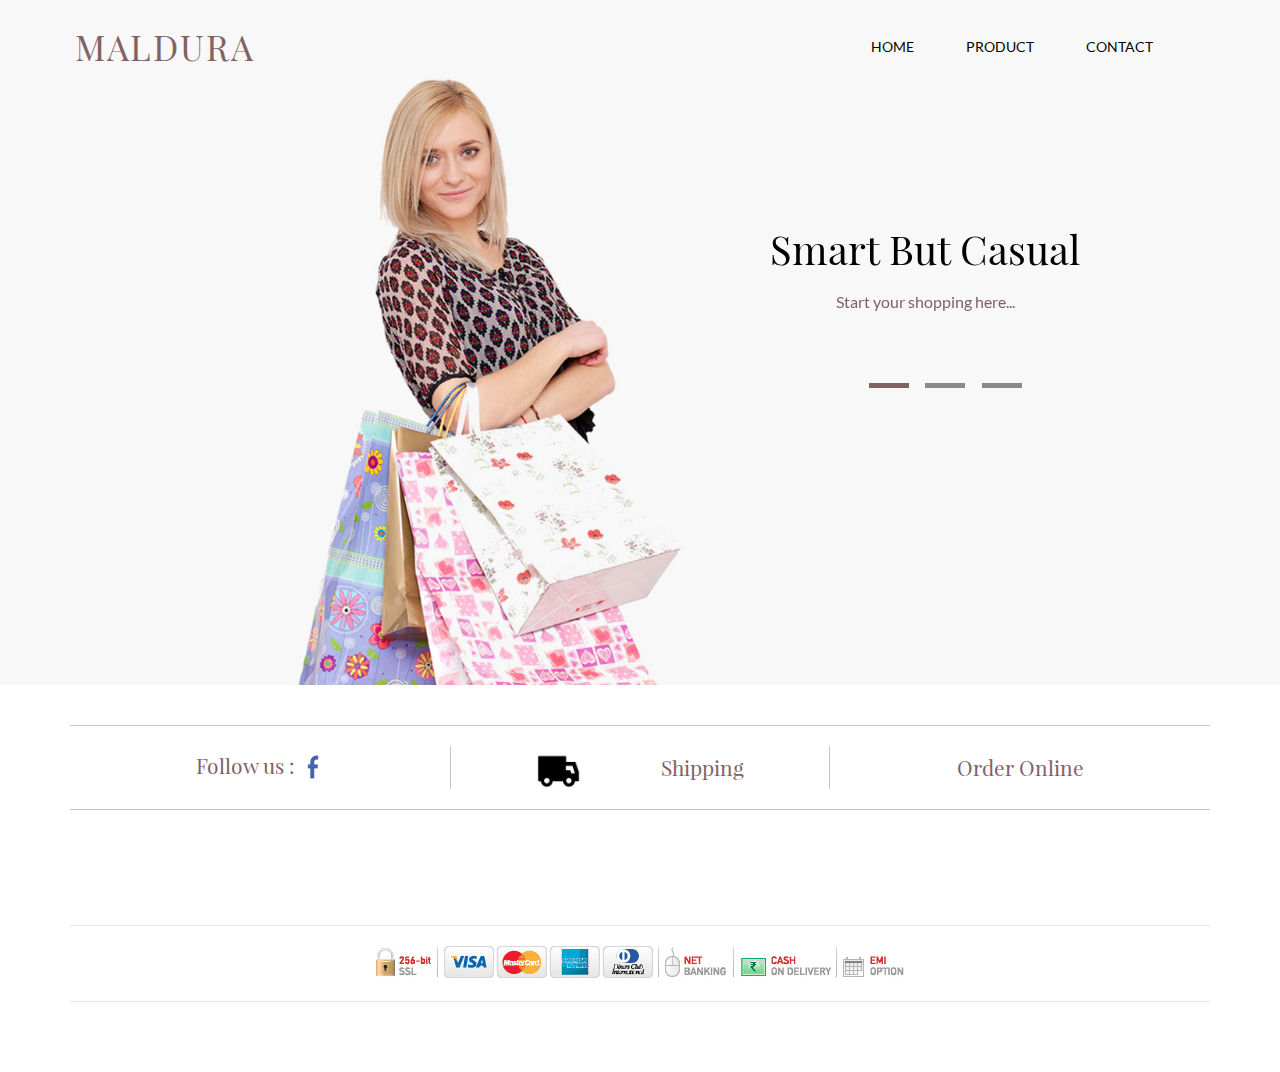
<file: web/index.html>
<!--
Author: W3layouts
Author URL: http://w3layouts.com
License: Creative Commons Attribution 3.0 Unported
License URL: http://creativecommons.org/licenses/by/3.0/
-->
<!DOCTYPE html>
<html>
<head>
<title>Maldura (Thailand) Co.,Ltd.</title>
<link href="css/bootstrap.css" rel='stylesheet' type='text/css' />
<!-- jQuery (necessary for Bootstrap's JavaScript plugins) -->
<script src="js/jquery.min.js"></script>
<!-- Custom Theme files -->
<link href="css/style.css" rel="stylesheet" type="text/css" media="all" />
<!-- Custom Theme files -->
<meta name="viewport" content="width=device-width, initial-scale=1">
<meta http-equiv="Content-Type" content="text/html; charset=utf-8" />
<meta name="keywords" content="Eshop Responsive web template, Bootstrap Web Templates, Flat Web Templates, Andriod Compatible web template, 
Smartphone Compatible web template, free webdesigns for Nokia, Samsung, LG, SonyErricsson, Motorola web design" />
<script type="application/x-javascript"> addEventListener("load", function() { setTimeout(hideURLbar, 0); }, false); function hideURLbar(){ window.scrollTo(0,1); } </script>
<!--webfont-->
<!-- for bootstrap working -->
	<script type="text/javascript" src="js/bootstrap-3.1.1.min.js"></script>
<!-- //for bootstrap working -->
<!-- cart -->
	<script src="js/simpleCart.min.js"> </script>
<!-- cart -->
<link rel="stylesheet" href="css/flexslider.css" type="text/css" media="screen" />
</head>
<body>
	<!-- header-section-ends -->
	<div class="banner-top">
		<div class="container">
			<nav class="navbar navbar-default" role="navigation">
			<div class="navbar-header">
				<button type="button" class="navbar-toggle" data-toggle="collapse" data-target="#bs-example-navbar-collapse-1">
					<span class="sr-only">Toggle navigation</span>
					<span class="icon-bar"></span>
					<span class="icon-bar"></span>
					<span class="icon-bar"></span>
				</button>
				<div class="logo">
					<!-- <h1><a href="index.html"><span>E</span> -Shop</a></h1> -->
					<h1><a href="index.html"><span>MALDURA</span></a></h1>
				</div>
			</div>
			<!--/.navbar-header-->

			<div class="collapse navbar-collapse" id="bs-example-navbar-collapse-1">
				<ul class="nav navbar-nav">
					<li><a href="index.html">Home</a></li>
					<li><a href="products.html">PRODUCT</a></li>
					<li><a href="contact.html">CONTACT</a></li>
				</ul>
			</div>
			<!--/.navbar-collapse-->
			</nav>
		<!--/.navbar-->
		</div>
	</div>
	<div class="banner">
		<div class="container">
			<div class="banner-bottom">
				<div class="banner-bottom-right">
					<div  class="callbacks_container">
						<ul class="rslides" id="slider4">
							<li>
								<div class="banner-info">
									<h3>Smart But Casual</h3>
									<p>Start your shopping here...</p>
								</div>
							</li>
							<li>
								<div class="banner-info">
									<h3>Shop Online</h3>
									<p>Start your shopping here...</p>
								</div>
							</li>
							<li>
								<div class="banner-info">
									<h3>Pack your Bag</h3>
									<p>Start your shopping here...</p>
								</div>								
							</li>
						</ul>
					</div>
					<!--banner-->
					<script src="js/responsiveslides.min.js"></script>
					<script>
						// You can also use "$(window).load(function() {"
						$(function () {
						// Slideshow 4
						$("#slider4").responsiveSlides({
							auto: true,
							pager:true,
							nav:false,
							speed: 500,
							namespace: "callbacks",
							before: function () {
							$('.events').append("<li>before event fired.</li>");
							},
							after: function () {
							$('.events').append("<li>after event fired.</li>");
							}
						});
					
						});
					</script>
				</div>
				<div class="clearfix"> </div>
			</div>
		</div>
	</div>
	<!-- content-section-starts-here -->
	<div class="container">
		<div class="main-content">
			<div class="online-strip">
				<div class="col-md-4 follow-us">
					<h3>Follow us : 
						<!-- <a class="twitter" href="#"></a> -->
						<a class="facebook" href="https://www.facebook.com/chutipon.pongpanit.aof"></a>
					</h3>
				</div>
				<div class="col-md-4 shipping-grid">
					<div class="shipping">
						<img src="images/shipping.png" alt="" />
					</div>
					<div class="shipping">
						<h3 style="margin-top: 10px; text-align: center">Shipping</h3>
						<!-- <p>on orders over $ 199</p> -->
					</div>
				<div class="clearfix"></div>
				</div>
				<div class="col-md-4 online-order">
					<!-- <p>Order online</p> -->
					<!-- <h3>Tel:999 4567 8902</h3> -->
					<!-- <h3><a href="products.html"></a>Order online</h3> -->
					<a href="products.html"><h3 style="margin-top: 10px; text-align: center">Order Online</h3></a>
				</div>
				<div class="clearfix"></div>
			</div>
		</div>
	</div>
	<!-- content-section-ends-here -->
	<div class="footer">
		<div class="container">
			<div class="cards text-center">
					<img src="images/cards.jpg" alt="" />
			</div>
		</div>
	</div>
</body>
</html>
</file>
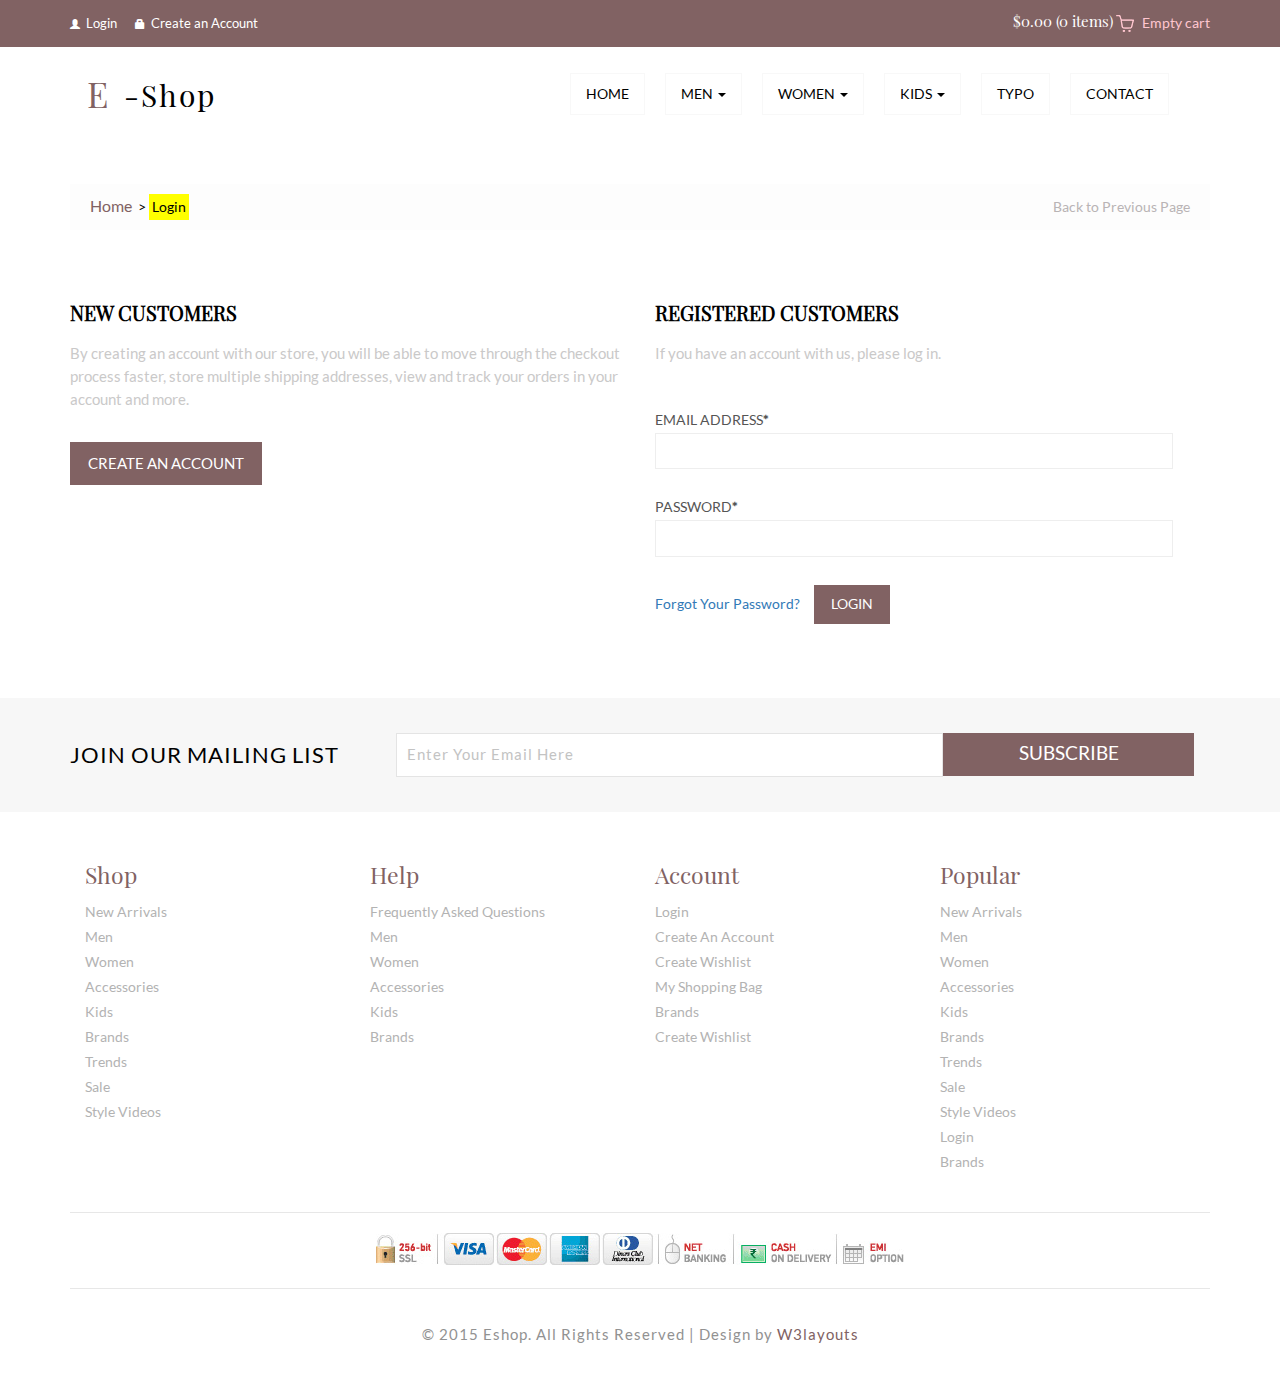
<file: web/account.html>
<!--
Author: W3layouts
Author URL: http://w3layouts.com
License: Creative Commons Attribution 3.0 Unported
License URL: http://creativecommons.org/licenses/by/3.0/
-->
<!DOCTYPE html>
<html>
<head>
<title>Eshop a Flat E-Commerce Bootstrap Responsive Website Template | Account :: w3layouts</title>
<link href="css/bootstrap.css" rel='stylesheet' type='text/css' />
<!-- jQuery (necessary for Bootstrap's JavaScript plugins) -->
<script src="js/jquery.min.js"></script>
<!-- Custom Theme files -->
<link href="css/style.css" rel="stylesheet" type="text/css" media="all" />
<!-- Custom Theme files -->
<meta name="viewport" content="width=device-width, initial-scale=1">
<meta http-equiv="Content-Type" content="text/html; charset=utf-8" />
<meta name="keywords" content="Eshop Responsive web template, Bootstrap Web Templates, Flat Web Templates, Andriod Compatible web template, 
Smartphone Compatible web template, free webdesigns for Nokia, Samsung, LG, SonyErricsson, Motorola web design" />
<script type="application/x-javascript"> addEventListener("load", function() { setTimeout(hideURLbar, 0); }, false); function hideURLbar(){ window.scrollTo(0,1); } </script>
<!--webfont-->
<!-- for bootstrap working -->
	<script type="text/javascript" src="js/bootstrap-3.1.1.min.js"></script>
<!-- //for bootstrap working -->
<!-- cart -->
	<script src="js/simpleCart.min.js"> </script>
<!-- cart -->
<link rel="stylesheet" href="css/flexslider.css" type="text/css" media="screen" />
</head>
<body>
	<!-- header-section-starts -->
	<div class="header">
		<div class="header-top-strip">
			<div class="container">
				<div class="header-top-left">
					<ul>
						<li><a href="account.html"><span class="glyphicon glyphicon-user"> </span>Login</a></li>
						<li><a href="register.html"><span class="glyphicon glyphicon-lock"> </span>Create an Account</a></li>			
					</ul>
				</div>
				<div class="header-right">
						<div class="cart box_1">
							<a href="checkout.html">
								<h3> <span class="simpleCart_total"> $0.00 </span> (<span id="simpleCart_quantity" class="simpleCart_quantity"> 0 </span> items)<img src="images/bag.png" alt=""></h3>
							</a>	
							<p><a href="javascript:;" class="simpleCart_empty">Empty cart</a></p>
							<div class="clearfix"> </div>
						</div>
				</div>
				<div class="clearfix"> </div>
			</div>
		</div>
	</div>
	<!-- header-section-ends -->
	<div class="inner-banner">
		<div class="container">
			<div class="banner-top inner-head">
				<nav class="navbar navbar-default" role="navigation">
	    <div class="navbar-header">
	        <button type="button" class="navbar-toggle" data-toggle="collapse" data-target="#bs-example-navbar-collapse-1">
		        <span class="sr-only">Toggle navigation</span>
		        <span class="icon-bar"></span>
		        <span class="icon-bar"></span>
		        <span class="icon-bar"></span>
	        </button>
				<div class="logo">
					<h1><a href="index.html"><span>E</span> -Shop</a></h1>
				</div>
	    </div>
	    <!--/.navbar-header-->
	
	    <div class="collapse navbar-collapse" id="bs-example-navbar-collapse-1">
	        <ul class="nav navbar-nav">
			<li><a href="index.html">Home</a></li>
		        <li class="dropdown">
		            <a href="#" class="dropdown-toggle" data-toggle="dropdown">Men <b class="caret"></b></a>
		            <ul class="dropdown-menu multi-column columns-3">
			            <div class="row">
				            <div class="col-sm-4">
					            <ul class="multi-column-dropdown">
									<h6>NEW IN</h6>
						            <li><a href="products.html">New In Clothing</a></li>
						            <li><a href="products.html">New In Bags</a></li>
						            <li><a href="products.html">New In Shoes</a></li>
						            <li><a href="products.html">New In Watches</a></li>
						            <li><a href="products.html">New In Grooming</a></li>
					            </ul>
				            </div>
				            <div class="col-sm-4">
					            <ul class="multi-column-dropdown">
									<h6>CLOTHING</h6>
						            <li><a href="products.html">Polos & Tees</a></li>
						            <li><a href="products.html">Casual Shirts</a></li>
						            <li><a href="products.html">Casual Trousers</a></li>
						            <li><a href="products.html">Jeans</a></li>
						            <li><a href="products.html">Shorts & 3/4th</a></li>
						            <li><a href="products.html">Formal Shirts</a></li>
						            <li><a href="products.html">Formal Trousers</a></li>
						            <li><a href="products.html">Suits & Blazers</a></li>
						            <li><a href="products.html">Track Wear</a></li>
						            <li><a href="products.html">Inner Wear</a></li>
					            </ul>
				            </div>
				            <div class="col-sm-4">
					            <ul class="multi-column-dropdown">
									<h6>WATCHES</h6>
						            <li><a href="products.html">Analog</a></li>
						            <li><a href="products.html">Chronograph</a></li>
						            <li><a href="products.html">Digital</a></li>
						            <li><a href="products.html">Watch Cases</a></li>
					            </ul>
				            </div>
							<div class="clearfix"></div>
			            </div>
		            </ul>
		        </li>
		        <li class="dropdown">
		            <a href="#" class="dropdown-toggle" data-toggle="dropdown">women <b class="caret"></b></a>
		            <ul class="dropdown-menu multi-column columns-3">
			            <div class="row">
				            <div class="col-sm-4">
					            <ul class="multi-column-dropdown">
									<h6>NEW IN</h6>
						            <li><a href="products.html">New In Clothing</a></li>
						            <li><a href="products.html">New In Bags</a></li>
						            <li><a href="products.html">New In Shoes</a></li>
						            <li><a href="products.html">New In Watches</a></li>
						            <li><a href="products.html">New In Beauty</a></li>
					            </ul>
				            </div>
				            <div class="col-sm-4">
					            <ul class="multi-column-dropdown">
									<h6>CLOTHING</h6>
						            <li><a href="products.html">Polos & Tees</a></li>
						            <li><a href="products.html">Casual Shirts</a></li>
						            <li><a href="products.html">Casual Trousers</a></li>
						            <li><a href="products.html">Jeans</a></li>
						            <li><a href="products.html">Shorts & 3/4th</a></li>
						            <li><a href="products.html">Formal Shirts</a></li>
						            <li><a href="products.html">Formal Trousers</a></li>
						            <li><a href="products.html">Suits & Blazers</a></li>
						            <li><a href="products.html">Track Wear</a></li>
						            <li><a href="products.html">Inner Wear</a></li>
					            </ul>
				            </div>
				            <div class="col-sm-4">
					            <ul class="multi-column-dropdown">
									<h6>WATCHES</h6>
						            <li><a href="products.html">Analog</a></li>
						            <li><a href="products.html">Chronograph</a></li>
						            <li><a href="products.html">Digital</a></li>
						            <li><a href="products.html">Watch Cases</a></li>
					            </ul>
				            </div>
							<div class="clearfix"></div>
			            </div>
		            </ul>
		        </li>
		        <li class="dropdown">
		        	<a href="#" class="dropdown-toggle" data-toggle="dropdown">kids <b class="caret"></b></a>
		            <ul class="dropdown-menu multi-column columns-2">
			            <div class="row">
				            <div class="col-sm-6">
					            <ul class="multi-column-dropdown">
									<h6>NEW IN</h6>
						            <li><a href="products.html">New In Boys Clothing</a></li>
						            <li><a href="products.html">New In Girls Clothing</a></li>
						            <li><a href="products.html">New In Boys Shoes</a></li>
						            <li><a href="products.html">New In Girls Shoes</a></li>
					            </ul>
				            </div>
				            <div class="col-sm-6">
					             <ul class="multi-column-dropdown">
									<h6>ACCESSORIES</h6>
						            <li><a href="products.html">Bags</a></li>
						            <li><a href="products.html">Watches</a></li>
						            <li><a href="products.html">Sun Glasses</a></li>
						            <li><a href="products.html">Jewellery</a></li>
					            </ul>
				            </div>
							<div class="clearfix"></div>
			            </div>
		            </ul>
		        </li>
					<li><a href="typography.html">TYPO</a></li>
					<li><a href="contact.html">CONTACT</a></li>
	        </ul>
	    </div>
	    <!--/.navbar-collapse-->
	</nav>
	<!--/.navbar-->
</div>
	</div>
		</div>
		<!-- content-section-starts -->
	<div class="content">
	<div class="container">
		<div class="login-page">
			    <div class="dreamcrub">
			   	 <ul class="breadcrumbs">
                    <li class="home">
                       <a href="index.html" title="Go to Home Page">Home</a>&nbsp;
                       <span>&gt;</span>
                    </li>
                    <li class="women">
                       Login
                    </li>
                </ul>
                <ul class="previous">
                	<li><a href="index.html">Back to Previous Page</a></li>
                </ul>
                <div class="clearfix"></div>
			   </div>
			   <div class="account_grid">
			   <div class="col-md-6 login-left wow fadeInLeft" data-wow-delay="0.4s">
			  	 <h2>NEW CUSTOMERS</h2>
				 <p>By creating an account with our store, you will be able to move through the checkout process faster, store multiple shipping addresses, view and track your orders in your account and more.</p>
				 <a class="acount-btn" href="register.html">Create an Account</a>
			   </div>
			   <div class="col-md-6 login-right wow fadeInRight" data-wow-delay="0.4s">
			  	<h3>REGISTERED CUSTOMERS</h3>
				<p>If you have an account with us, please log in.</p>
				<form>
				  <div>
					<span>Email Address<label>*</label></span>
					<input type="text"> 
				  </div>
				  <div>
					<span>Password<label>*</label></span>
					<input type="password"> 
				  </div>
				  <a class="forgot" href="#">Forgot Your Password?</a>
				  <input type="submit" value="Login">
			    </form>
			   </div>	
			   <div class="clearfix"> </div>
			 </div>
		   </div>
</div>
		<div class="news-letter">
			<div class="container">
				<div class="join">
					<h6>JOIN OUR MAILING LIST</h6>
					<div class="sub-left-right">
						<form>
							<input type="text" value="Enter Your Email Here" onfocus="this.value = '';" onblur="if (this.value == '') {this.value = 'Enter Your Email Here';}" />
							<input type="submit" value="SUBSCRIBE" />
						</form>
					</div>
					<div class="clearfix"> </div>
				</div>
			</div>
		</div>
		</div>
		<div class="footer">
		<div class="container">
		 <div class="footer_top">
			<div class="span_of_4">
				<div class="col-md-3 span1_of_4">
					<h4>Shop</h4>
					<ul class="f_nav">
						<li><a href="#">new arrivals</a></li>
						<li><a href="#">men</a></li>
						<li><a href="#">women</a></li>
						<li><a href="#">accessories</a></li>
						<li><a href="#">kids</a></li>
						<li><a href="#">brands</a></li>
						<li><a href="#">trends</a></li>
						<li><a href="#">sale</a></li>
						<li><a href="#">style videos</a></li>
					</ul>	
				</div>
				<div class="col-md-3 span1_of_4">
					<h4>help</h4>
					<ul class="f_nav">
						<li><a href="#">frequently asked  questions</a></li>
						<li><a href="#">men</a></li>
						<li><a href="#">women</a></li>
						<li><a href="#">accessories</a></li>
						<li><a href="#">kids</a></li>
						<li><a href="#">brands</a></li>
					</ul>	
				</div>
				<div class="col-md-3 span1_of_4">
					<h4>account</h4>
					<ul class="f_nav">
						<li><a href="account.html">login</a></li>
						<li><a href="register.html">create an account</a></li>
						<li><a href="#">create wishlist</a></li>
						<li><a href="checkout.html">my shopping bag</a></li>
						<li><a href="#">brands</a></li>
						<li><a href="#">create wishlist</a></li>
					</ul>	
				</div>
				<div class="col-md-3 span1_of_4">
					<h4>popular</h4>
					<ul class="f_nav">
						<li><a href="#">new arrivals</a></li>
						<li><a href="#">men</a></li>
						<li><a href="#">women</a></li>
						<li><a href="#">accessories</a></li>
						<li><a href="#">kids</a></li>
						<li><a href="#">brands</a></li>
						<li><a href="#">trends</a></li>
						<li><a href="#">sale</a></li>
						<li><a href="#">style videos</a></li>
						<li><a href="#">login</a></li>
						<li><a href="#">brands</a></li>
					</ul>			
				</div>
				<div class="clearfix"></div>
				</div>
		  </div>
		  <div class="cards text-center">
				<img src="images/cards.jpg" alt="" />
		  </div>
		  <div class="copyright text-center">
				<p>© 2015 Eshop. All Rights Reserved | Design by   <a href="http://w3layouts.com">  W3layouts</a></p>
		  </div>
		</div>
		</div>
</body>
</html>
</file>
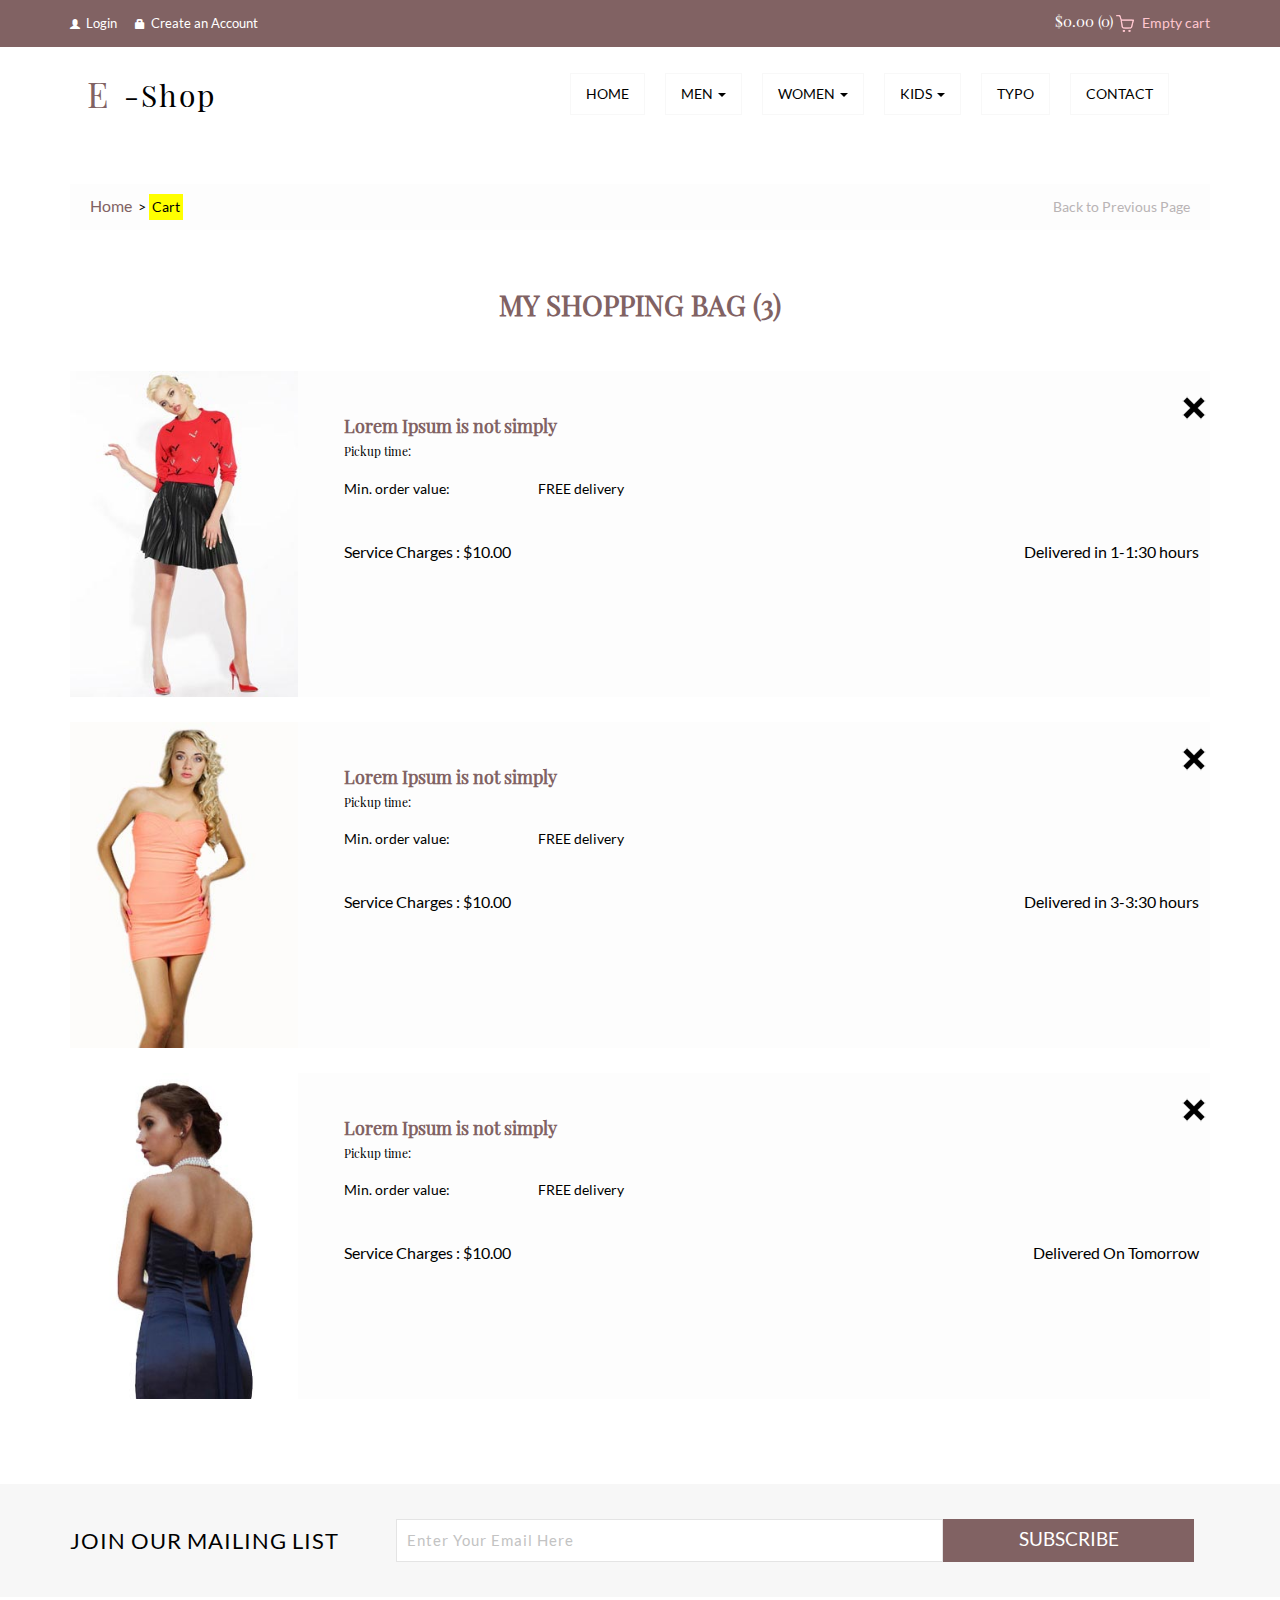
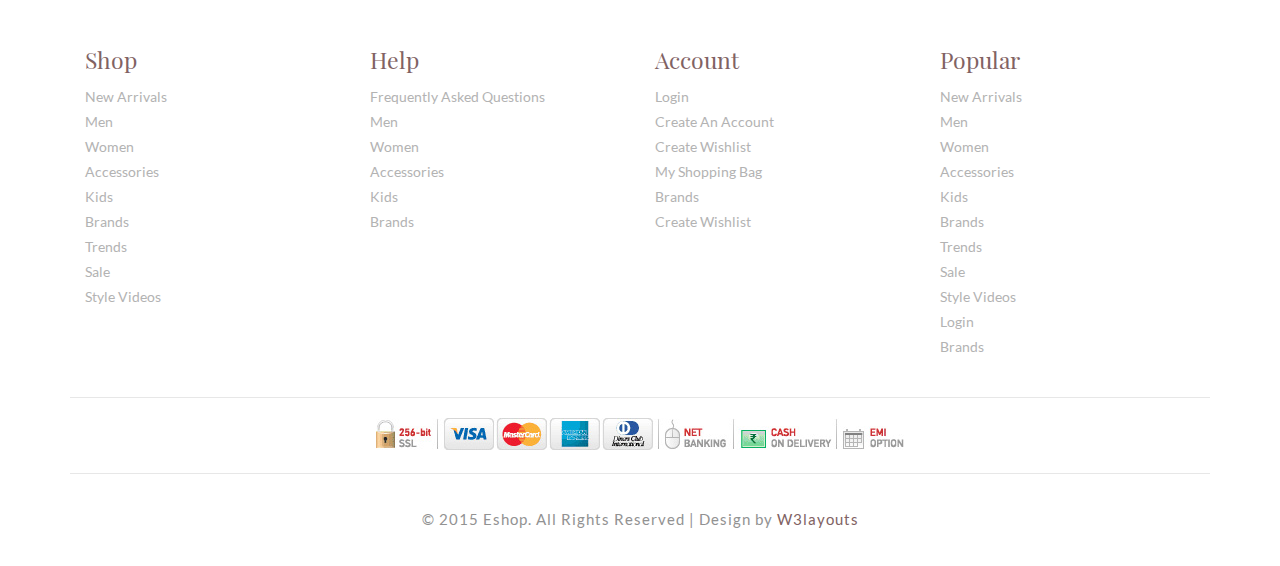
<file: web/checkout.html>
<!--
Author: W3layouts
Author URL: http://w3layouts.com
License: Creative Commons Attribution 3.0 Unported
License URL: http://creativecommons.org/licenses/by/3.0/
-->
<!DOCTYPE html>
<html>
<head>
<title>Eshop a Flat E-Commerce Bootstrap Responsive Website Template | Chectout :: w3layouts</title>
<link href="css/bootstrap.css" rel='stylesheet' type='text/css' />
<!-- jQuery (necessary for Bootstrap's JavaScript plugins) -->
<script src="js/jquery.min.js"></script>
<!-- Custom Theme files -->
<link href="css/style.css" rel="stylesheet" type="text/css" media="all" />
<!-- Custom Theme files -->
<meta name="viewport" content="width=device-width, initial-scale=1">
<meta http-equiv="Content-Type" content="text/html; charset=utf-8" />
<meta name="keywords" content="Eshop Responsive web template, Bootstrap Web Templates, Flat Web Templates, Andriod Compatible web template, 
Smartphone Compatible web template, free webdesigns for Nokia, Samsung, LG, SonyErricsson, Motorola web design" />
<script type="application/x-javascript"> addEventListener("load", function() { setTimeout(hideURLbar, 0); }, false); function hideURLbar(){ window.scrollTo(0,1); } </script>
<!--webfont-->
<!-- for bootstrap working -->
	<script type="text/javascript" src="js/bootstrap-3.1.1.min.js"></script>
<!-- //for bootstrap working -->
<!-- cart -->
	<script src="js/simpleCart.min.js"> </script>
<!-- cart -->
<link rel="stylesheet" href="css/flexslider.css" type="text/css" media="screen" />
</head>
<body>
	<!-- header-section-starts -->
	<div class="header">
		<div class="header-top-strip">
			<div class="container">
				<div class="header-top-left">
					<ul>
						<li><a href="account.html"><span class="glyphicon glyphicon-user"> </span>Login</a></li>
						<li><a href="register.html"><span class="glyphicon glyphicon-lock"> </span>Create an Account</a></li>			
					</ul>
				</div>
				<div class="header-right">
						<div class="cart box_1">
							<a href="checkout.html">
								<h3> <span class="simpleCart_total"> $0.00 </span> (<span id="simpleCart_quantity" class="simpleCart_quantity"> 0 </span>)<img src="images/bag.png" alt=""></h3>
							</a>	
							<p><a href="javascript:;" class="simpleCart_empty">Empty cart</a></p>
							<div class="clearfix"> </div>
						</div>
				</div>
				<div class="clearfix"> </div>
			</div>
		</div>
	</div>
	<!-- header-section-ends -->
	<div class="inner-banner">
		<div class="container">
			<div class="banner-top inner-head">
				<nav class="navbar navbar-default" role="navigation">
	    <div class="navbar-header">
	        <button type="button" class="navbar-toggle" data-toggle="collapse" data-target="#bs-example-navbar-collapse-1">
		        <span class="sr-only">Toggle navigation</span>
		        <span class="icon-bar"></span>
		        <span class="icon-bar"></span>
		        <span class="icon-bar"></span>
	        </button>
				<div class="logo">
					<h1><a href="index.html"><span>E</span> -Shop</a></h1>
				</div>
	    </div>
	    <!--/.navbar-header-->
	
	    <div class="collapse navbar-collapse" id="bs-example-navbar-collapse-1">
	        <ul class="nav navbar-nav">
			<li><a href="index.html">Home</a></li>
		        <li class="dropdown">
		            <a href="#" class="dropdown-toggle" data-toggle="dropdown">Men <b class="caret"></b></a>
		            <ul class="dropdown-menu multi-column columns-3">
			            <div class="row">
				            <div class="col-sm-4">
					            <ul class="multi-column-dropdown">
									<h6>NEW IN</h6>
						            <li><a href="products.html">New In Clothing</a></li>
						            <li><a href="products.html">New In Bags</a></li>
						            <li><a href="products.html">New In Shoes</a></li>
						            <li><a href="products.html">New In Watches</a></li>
						            <li><a href="products.html">New In Grooming</a></li>
					            </ul>
				            </div>
				            <div class="col-sm-4">
					            <ul class="multi-column-dropdown">
									<h6>CLOTHING</h6>
						            <li><a href="products.html">Polos & Tees</a></li>
						            <li><a href="products.html">Casual Shirts</a></li>
						            <li><a href="products.html">Casual Trousers</a></li>
						            <li><a href="products.html">Jeans</a></li>
						            <li><a href="products.html">Shorts & 3/4th</a></li>
						            <li><a href="products.html">Formal Shirts</a></li>
						            <li><a href="products.html">Formal Trousers</a></li>
						            <li><a href="products.html">Suits & Blazers</a></li>
						            <li><a href="products.html">Track Wear</a></li>
						            <li><a href="products.html">Inner Wear</a></li>
					            </ul>
				            </div>
				            <div class="col-sm-4">
					            <ul class="multi-column-dropdown">
									<h6>WATCHES</h6>
						            <li><a href="products.html">Analog</a></li>
						            <li><a href="products.html">Chronograph</a></li>
						            <li><a href="products.html">Digital</a></li>
						            <li><a href="products.html">Watch Cases</a></li>
					            </ul>
				            </div>
							<div class="clearfix"></div>
			            </div>
		            </ul>
		        </li>
		        <li class="dropdown">
		            <a href="#" class="dropdown-toggle" data-toggle="dropdown">women <b class="caret"></b></a>
		            <ul class="dropdown-menu multi-column columns-3">
			            <div class="row">
				            <div class="col-sm-4">
					            <ul class="multi-column-dropdown">
									<h6>NEW IN</h6>
						            <li><a href="products.html">New In Clothing</a></li>
						            <li><a href="products.html">New In Bags</a></li>
						            <li><a href="products.html">New In Shoes</a></li>
						            <li><a href="products.html">New In Watches</a></li>
						            <li><a href="products.html">New In Beauty</a></li>
					            </ul>
				            </div>
				            <div class="col-sm-4">
					            <ul class="multi-column-dropdown">
									<h6>CLOTHING</h6>
						            <li><a href="products.html">Polos & Tees</a></li>
						            <li><a href="products.html">Casual Shirts</a></li>
						            <li><a href="products.html">Casual Trousers</a></li>
						            <li><a href="products.html">Jeans</a></li>
						            <li><a href="products.html">Shorts & 3/4th</a></li>
						            <li><a href="products.html">Formal Shirts</a></li>
						            <li><a href="products.html">Formal Trousers</a></li>
						            <li><a href="products.html">Suits & Blazers</a></li>
						            <li><a href="products.html">Track Wear</a></li>
						            <li><a href="products.html">Inner Wear</a></li>
					            </ul>
				            </div>
				            <div class="col-sm-4">
					            <ul class="multi-column-dropdown">
									<h6>WATCHES</h6>
						            <li><a href="products.html">Analog</a></li>
						            <li><a href="products.html">Chronograph</a></li>
						            <li><a href="products.html">Digital</a></li>
						            <li><a href="products.html">Watch Cases</a></li>
					            </ul>
				            </div>
							<div class="clearfix"></div>
			            </div>
		            </ul>
		        </li>
		        <li class="dropdown">
		        	<a href="#" class="dropdown-toggle" data-toggle="dropdown">kids <b class="caret"></b></a>
		            <ul class="dropdown-menu multi-column columns-2">
			            <div class="row">
				            <div class="col-sm-6">
					            <ul class="multi-column-dropdown">
									<h6>NEW IN</h6>
						            <li><a href="products.html">New In Boys Clothing</a></li>
						            <li><a href="products.html">New In Girls Clothing</a></li>
						            <li><a href="products.html">New In Boys Shoes</a></li>
						            <li><a href="products.html">New In Girls Shoes</a></li>
					            </ul>
				            </div>
				            <div class="col-sm-6">
					             <ul class="multi-column-dropdown">
									<h6>ACCESSORIES</h6>
						            <li><a href="products.html">Bags</a></li>
						            <li><a href="products.html">Watches</a></li>
						            <li><a href="products.html">Sun Glasses</a></li>
						            <li><a href="products.html">Jewellery</a></li>
					            </ul>
				            </div>
							<div class="clearfix"></div>
			            </div>
		            </ul>
		        </li>
					<li><a href="typography.html">TYPO</a></li>
					<li><a href="contact.html">CONTACT</a></li>
	        </ul>
	    </div>
	    <!--/.navbar-collapse-->
	</nav>
	<!--/.navbar-->
</div>
	</div>
		</div>
		<!-- checkout -->
<div class="cart-items">
	<div class="container">
	<div class="dreamcrub">
			   	 <ul class="breadcrumbs">
                    <li class="home">
                       <a href="index.html" title="Go to Home Page">Home</a>&nbsp;
                       <span>&gt;</span>
                    </li>
                    <li class="women">
                       Cart
                    </li>
                </ul>
                <ul class="previous">
                	<li><a href="index.html">Back to Previous Page</a></li>
                </ul>
                <div class="clearfix"></div>
			   </div>
			 <h2>MY SHOPPING BAG (3)</h2>
		<div class="cart-gd">
				<script>$(document).ready(function(c) {
					$('.close1').on('click', function(c){
						$('.cart-header').fadeOut('slow', function(c){
							$('.cart-header').remove();
						});
						});	  
					});
			   </script>
			 <div class="cart-header">
				 <div class="close1"> </div>
				 <div class="cart-sec simpleCart_shelfItem">
						<div class="cart-item cyc">
							 <img src="images/l1.jpg" class="img-responsive" alt="">
						</div>
					   <div class="cart-item-info">
						<h3><a href="#"> Lorem Ipsum is not simply </a><span>Pickup time:</span></h3>
						<ul class="qty">
							<li><p>Min. order value:</p></li>
							<li><p>FREE delivery</p></li>
						</ul>
							 <div class="delivery">
							 <p>Service Charges : $10.00</p>
							 <span>Delivered in 1-1:30 hours</span>
							 <div class="clearfix"></div>
				        </div>	
					   </div>
					   <div class="clearfix"></div>
											
				  </div>
			 </div>
			 <script>$(document).ready(function(c) {
					$('.close2').on('click', function(c){
							$('.cart-header2').fadeOut('slow', function(c){
						$('.cart-header2').remove();
					});
					});	  
					});
			 </script>
			 <div class="cart-header2">
				 <div class="close2"> </div>
				  <div class="cart-sec simpleCart_shelfItem">
						<div class="cart-item cyc">
							 <img src="images/l2.jpg" class="img-responsive" alt="">
						</div>
					   <div class="cart-item-info">
						<h3><a href="#"> Lorem Ipsum is not simply </a><span>Pickup time:</span></h3>
						<ul class="qty">
							<li><p>Min. order value:</p></li>
							<li><p>FREE delivery</p></li>
						</ul>
							 <div class="delivery">
							 <p>Service Charges : $10.00</p>
							 <span>Delivered in 3-3:30 hours</span>
							 <div class="clearfix"></div>
				        </div>	
					   </div>
					   <div class="clearfix"></div>
											
				  </div>
			  </div>
			  <script>$(document).ready(function(c) {
					$('.close3').on('click', function(c){
							$('.cart-header3').fadeOut('slow', function(c){
						$('.cart-header3').remove();
					});
					});	  
					});
			 </script>
			  <div class="cart-header3">
				 <div class="close3"> </div>
				  <div class="cart-sec simpleCart_shelfItem">
						<div class="cart-item cyc">
							 <img src="images/l3.jpg" class="img-responsive" alt="">
						</div>
					   <div class="cart-item-info">
						<h3><a href="#"> Lorem Ipsum is not simply </a><span>Pickup time:</span></h3>
						<ul class="qty">
							<li><p>Min. order value:</p></li>
							<li><p>FREE delivery</p></li>
						</ul>
							 <div class="delivery">
							 <p>Service Charges : $10.00</p>
							 <span>Delivered On Tomorrow</span>
							 <div class="clearfix"></div>
				        </div>	
					   </div>
					   <div class="clearfix"></div>
											
				  </div>
			  </div>
		</div>
	</div>
</div>

<!-- //checkout -->	
		<div class="news-letter">
			<div class="container">
				<div class="join">
					<h6>JOIN OUR MAILING LIST</h6>
					<div class="sub-left-right">
						<form>
							<input type="text" value="Enter Your Email Here" onfocus="this.value = '';" onblur="if (this.value == '') {this.value = 'Enter Your Email Here';}" />
							<input type="submit" value="SUBSCRIBE" />
						</form>
					</div>
					<div class="clearfix"> </div>
				</div>
			</div>
		</div>
		<div class="footer">
		<div class="container">
		 <div class="footer_top">
			<div class="span_of_4">
				<div class="col-md-3 span1_of_4">
					<h4>Shop</h4>
					<ul class="f_nav">
						<li><a href="#">new arrivals</a></li>
						<li><a href="#">men</a></li>
						<li><a href="#">women</a></li>
						<li><a href="#">accessories</a></li>
						<li><a href="#">kids</a></li>
						<li><a href="#">brands</a></li>
						<li><a href="#">trends</a></li>
						<li><a href="#">sale</a></li>
						<li><a href="#">style videos</a></li>
					</ul>	
				</div>
				<div class="col-md-3 span1_of_4">
					<h4>help</h4>
					<ul class="f_nav">
						<li><a href="#">frequently asked  questions</a></li>
						<li><a href="#">men</a></li>
						<li><a href="#">women</a></li>
						<li><a href="#">accessories</a></li>
						<li><a href="#">kids</a></li>
						<li><a href="#">brands</a></li>
					</ul>	
				</div>
				<div class="col-md-3 span1_of_4">
					<h4>account</h4>
					<ul class="f_nav">
						<li><a href="account.html">login</a></li>
						<li><a href="register.html">create an account</a></li>
						<li><a href="#">create wishlist</a></li>
						<li><a href="checkout.html">my shopping bag</a></li>
						<li><a href="#">brands</a></li>
						<li><a href="#">create wishlist</a></li>
					</ul>					
				</div>
				<div class="col-md-3 span1_of_4">
					<h4>popular</h4>
					<ul class="f_nav">
						<li><a href="#">new arrivals</a></li>
						<li><a href="#">men</a></li>
						<li><a href="#">women</a></li>
						<li><a href="#">accessories</a></li>
						<li><a href="#">kids</a></li>
						<li><a href="#">brands</a></li>
						<li><a href="#">trends</a></li>
						<li><a href="#">sale</a></li>
						<li><a href="#">style videos</a></li>
						<li><a href="#">login</a></li>
						<li><a href="#">brands</a></li>
					</ul>			
				</div>
				<div class="clearfix"></div>
				</div>
		  </div>
		  <div class="cards text-center">
				<img src="images/cards.jpg" alt="" />
		  </div>
		  <div class="copyright text-center">
				<p>© 2015 Eshop. All Rights Reserved | Design by   <a href="http://w3layouts.com">  W3layouts</a></p>
		  </div>
		</div>
		</div>
</body>
</html>
</file>
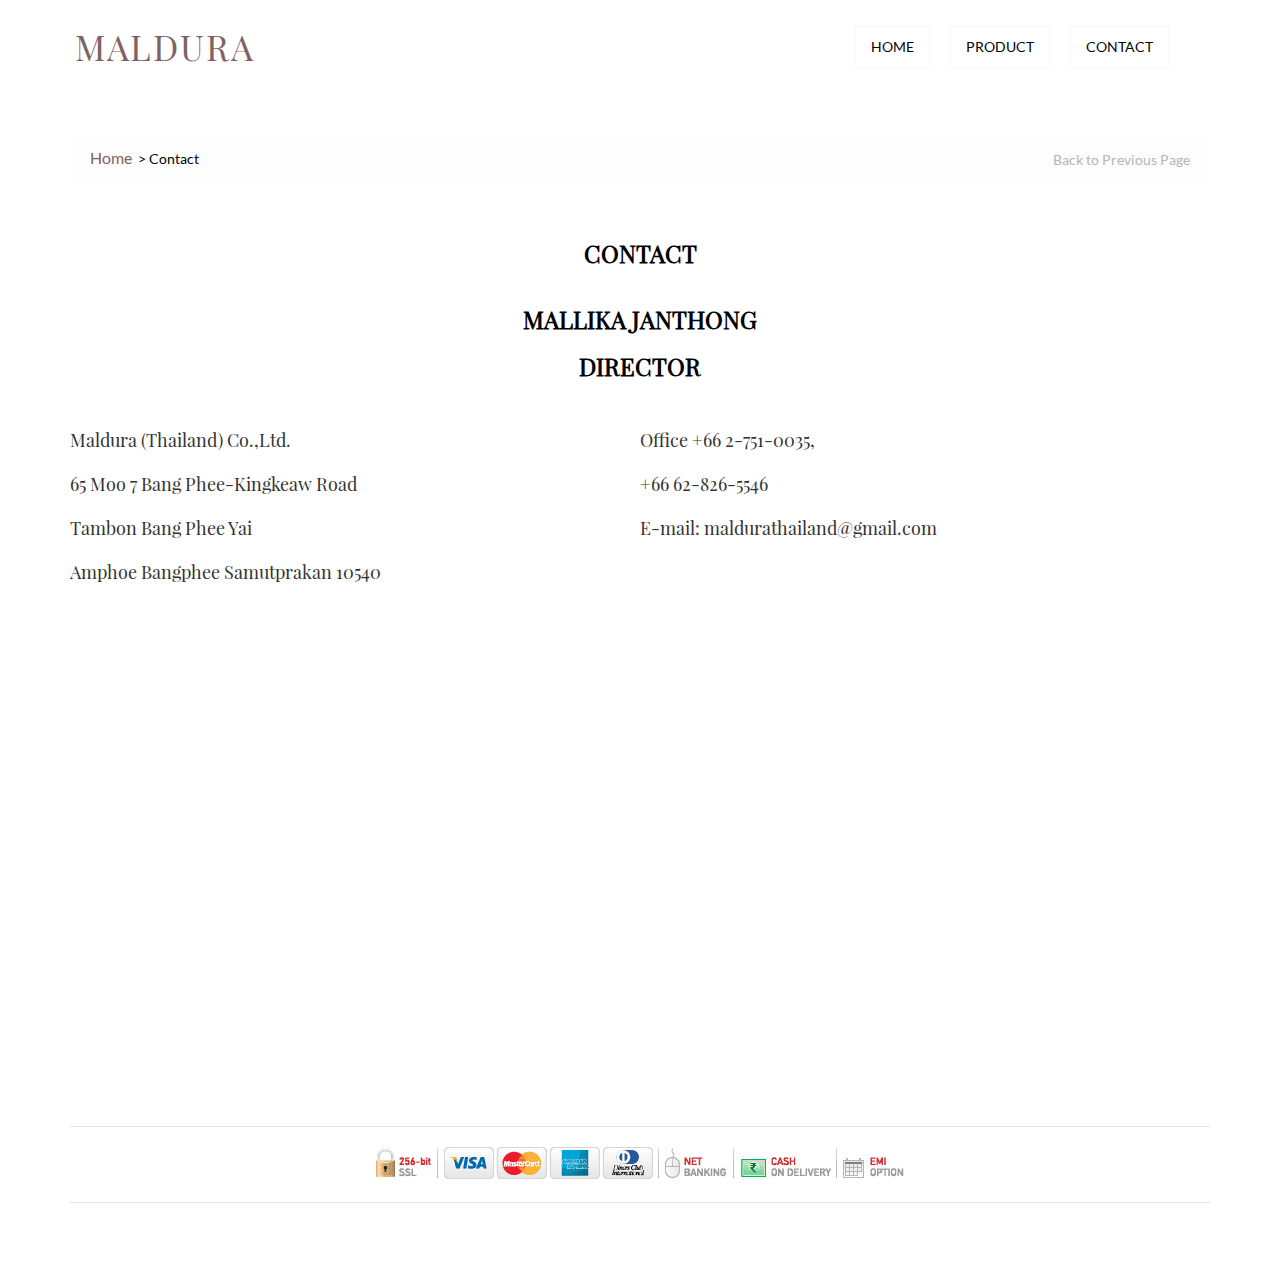
<file: web/contact.html>
<!--
Author: W3layouts
Author URL: http://w3layouts.com
License: Creative Commons Attribution 3.0 Unported
License URL: http://creativecommons.org/licenses/by/3.0/
-->
<!DOCTYPE html>
<html>
<head>
<title>Maldura (Thailand) Co.,Ltd.</title>
<link href="css/bootstrap.css" rel='stylesheet' type='text/css' />
<!-- jQuery (necessary for Bootstrap's JavaScript plugins) -->
<script src="js/jquery.min.js"></script>
<!-- Custom Theme files -->
<link href="css/style.css" rel="stylesheet" type="text/css" media="all" />
<!-- Custom Theme files -->
<meta name="viewport" content="width=device-width, initial-scale=1">
<meta http-equiv="Content-Type" content="text/html; charset=utf-8" />
<meta name="keywords" content="Eshop Responsive web template, Bootstrap Web Templates, Flat Web Templates, Andriod Compatible web template, 
Smartphone Compatible web template, free webdesigns for Nokia, Samsung, LG, SonyErricsson, Motorola web design" />
<script type="application/x-javascript"> addEventListener("load", function() { setTimeout(hideURLbar, 0); }, false); function hideURLbar(){ window.scrollTo(0,1); } </script>
<!--webfont-->
<!-- for bootstrap working -->
	<script type="text/javascript" src="js/bootstrap-3.1.1.min.js"></script>
<!-- //for bootstrap working -->
<!-- cart -->
	<script src="js/simpleCart.min.js"> </script>
<!-- cart -->
<link rel="stylesheet" href="css/flexslider.css" type="text/css" media="screen" />
</head>
<body>
	<!-- header-section-starts -->
	<!-- <div class="header">
		<div class="header-top-strip">
			<div class="container">
				<div class="header-top-left">
					<ul>
						<li><a href="account.html"><span class="glyphicon glyphicon-user"> </span>Login</a></li>
						<li><a href="register.html"><span class="glyphicon glyphicon-lock"> </span>Create an Account</a></li>			
					</ul>
				</div>
				<div class="header-right">
						<div class="cart box_1">
							<a href="checkout.html">
								<h3> <span class="simpleCart_total"> $0.00 </span> (<span id="simpleCart_quantity" class="simpleCart_quantity"> 0 </span>)<img src="images/bag.png" alt=""></h3>
							</a>	
							<p><a href="javascript:;" class="simpleCart_empty">Empty cart</a></p>
							<div class="clearfix"> </div>
						</div>
				</div>
				<div class="clearfix"> </div>
			</div>
		</div>
	</div> -->
	<!-- header-section-ends -->
	<div class="inner-banner">
		<div class="container">
			<div class="banner-top inner-head">
				<nav class="navbar navbar-default" role="navigation">
	    <div class="navbar-header">
	        <button type="button" class="navbar-toggle" data-toggle="collapse" data-target="#bs-example-navbar-collapse-1">
		        <span class="sr-only">Toggle navigation</span>
		        <span class="icon-bar"></span>
		        <span class="icon-bar"></span>
		        <span class="icon-bar"></span>
	        </button>
				<div class="logo">
					<!-- <h1><a href="index.html"><span>E</span> -Shop</a></h1> -->
					<h1><a href="index.html"><span>MALDURA</span></a></h1>
				</div>
	    </div>
	    <!--/.navbar-header-->
	
	    <div class="collapse navbar-collapse" id="bs-example-navbar-collapse-1">
	        <ul class="nav navbar-nav">
			<li><a href="index.html">Home</a></li>
		        <!-- <li class="dropdown">
		            <a href="#" class="dropdown-toggle" data-toggle="dropdown">Men <b class="caret"></b></a>
		            <ul class="dropdown-menu multi-column columns-3">
			            <div class="row">
				            <div class="col-sm-4">
					            <ul class="multi-column-dropdown">
									<h6>NEW IN</h6>
						            <li><a href="products.html">New In Clothing</a></li>
						            <li><a href="products.html">New In Bags</a></li>
						            <li><a href="products.html">New In Shoes</a></li>
						            <li><a href="products.html">New In Watches</a></li>
						            <li><a href="products.html">New In Grooming</a></li>
					            </ul>
				            </div>
				            <div class="col-sm-4">
					            <ul class="multi-column-dropdown">
									<h6>CLOTHING</h6>
						            <li><a href="products.html">Polos & Tees</a></li>
						            <li><a href="products.html">Casual Shirts</a></li>
						            <li><a href="products.html">Casual Trousers</a></li>
						            <li><a href="products.html">Jeans</a></li>
						            <li><a href="products.html">Shorts & 3/4th</a></li>
						            <li><a href="products.html">Formal Shirts</a></li>
						            <li><a href="products.html">Formal Trousers</a></li>
						            <li><a href="products.html">Suits & Blazers</a></li>
						            <li><a href="products.html">Track Wear</a></li>
						            <li><a href="products.html">Inner Wear</a></li>
					            </ul>
				            </div>
				            <div class="col-sm-4">
					            <ul class="multi-column-dropdown">
									<h6>WATCHES</h6>
						            <li><a href="products.html">Analog</a></li>
						            <li><a href="products.html">Chronograph</a></li>
						            <li><a href="products.html">Digital</a></li>
						            <li><a href="products.html">Watch Cases</a></li>
					            </ul>
				            </div>
							<div class="clearfix"></div>
			            </div>
		            </ul>
		        </li>
		        <li class="dropdown">
		            <a href="#" class="dropdown-toggle" data-toggle="dropdown">women <b class="caret"></b></a>
		            <ul class="dropdown-menu multi-column columns-3">
			            <div class="row">
				            <div class="col-sm-4">
					            <ul class="multi-column-dropdown">
									<h6>NEW IN</h6>
						            <li><a href="products.html">New In Clothing</a></li>
						            <li><a href="products.html">New In Bags</a></li>
						            <li><a href="products.html">New In Shoes</a></li>
						            <li><a href="products.html">New In Watches</a></li>
						            <li><a href="products.html">New In Beauty</a></li>
					            </ul>
				            </div>
				            <div class="col-sm-4">
					            <ul class="multi-column-dropdown">
									<h6>CLOTHING</h6>
						            <li><a href="products.html">Polos & Tees</a></li>
						            <li><a href="products.html">Casual Shirts</a></li>
						            <li><a href="products.html">Casual Trousers</a></li>
						            <li><a href="products.html">Jeans</a></li>
						            <li><a href="products.html">Shorts & 3/4th</a></li>
						            <li><a href="products.html">Formal Shirts</a></li>
						            <li><a href="products.html">Formal Trousers</a></li>
						            <li><a href="products.html">Suits & Blazers</a></li>
						            <li><a href="products.html">Track Wear</a></li>
						            <li><a href="products.html">Inner Wear</a></li>
					            </ul>
				            </div>
				            <div class="col-sm-4">
					            <ul class="multi-column-dropdown">
									<h6>WATCHES</h6>
						            <li><a href="products.html">Analog</a></li>
						            <li><a href="products.html">Chronograph</a></li>
						            <li><a href="products.html">Digital</a></li>
						            <li><a href="products.html">Watch Cases</a></li>
					            </ul>
				            </div>
							<div class="clearfix"></div>
			            </div>
		            </ul>
		        </li>
		        <li class="dropdown">
		        	<a href="#" class="dropdown-toggle" data-toggle="dropdown">kids <b class="caret"></b></a>
		            <ul class="dropdown-menu multi-column columns-2">
			            <div class="row">
				            <div class="col-sm-6">
					            <ul class="multi-column-dropdown">
									<h6>NEW IN</h6>
						            <li><a href="products.html">New In Boys Clothing</a></li>
						            <li><a href="products.html">New In Girls Clothing</a></li>
						            <li><a href="products.html">New In Boys Shoes</a></li>
						            <li><a href="products.html">New In Girls Shoes</a></li>
					            </ul>
				            </div>
				            <div class="col-sm-6">
					             <ul class="multi-column-dropdown">
									<h6>ACCESSORIES</h6>
						            <li><a href="products.html">Bags</a></li>
						            <li><a href="products.html">Watches</a></li>
						            <li><a href="products.html">Sun Glasses</a></li>
						            <li><a href="products.html">Jewellery</a></li>
					            </ul>
				            </div>
							<div class="clearfix"></div>
			            </div>
		            </ul>
		        </li> -->
				<li><a href="products.html">PRODUCT</a></li>
				<li><a href="contact.html">CONTACT</a></li>
	        </ul>
	    </div>
	    <!--/.navbar-collapse-->
	</nav>
	<!--/.navbar-->
</div>
	</div>
		</div>
		
<!-- contact-page -->
<div class="contact">
	<div class="container">
		<div class="dreamcrub">
			<ul class="breadcrumbs">
				<li class="home">
					<a href="index.html" title="Go to Home Page">Home</a>&nbsp;
					<span>&gt;</span>
				</li>
				<li>
					Contact
				</li>
			</ul>
			<ul class="previous">
				<li><a href="index.html">Back to Previous Page</a></li>
			</ul>
			<div class="clearfix"></div>
		</div>
		<div class="contact-form">
			<div class="contact-info">
				<h2>CONTACT</h2>
			</div>
			<div class="contact-info">
				<h3>Mallika Janthong</h3>
				<h3>Director</h3>
			</div>
			<div class="contact-info">
				<div class="contact-left">
					<h4>Maldura (Thailand) Co.,Ltd.</h4>
					<h4>65 Moo 7 Bang Phee-Kingkeaw Road</h4>
					<h4>Tambon Bang Phee Yai</h4>
					<h4>Amphoe Bangphee Samutprakan 10540</h4>
				</div>
				<div class="contact-right">
					<h4>Office	+66 2-751-0035,</h4>
					<h4>		+66 62-826-5546</h4>
					<h4>E-mail: maldurathailand@gmail.com</h4>
				</div>
			</div>
		</div>
		<!-- <div>
			<h2>FIND US HERE</h2>
		</div> -->
		<div class="contact-map">
			<!-- <iframe src="https://www.google.com/maps/embed?pb=!1m18!1m12!1m3!1d6632.248000703498!2d151.265683!3d-33.7832959!2m3!1f0!2f0!3f0!3m2!1i1024!2i768!4f13.1!3m3!1m2!1s0x6b12abc7edcbeb07%3A0x5017d681632bfc0!2sManly+Vale+NSW+2093%2C+Australia!5e0!3m2!1sen!2sin!4v1433329298259" style="border:0"></iframe> -->
			<iframe src="https://www.google.com/maps/embed?pb=!1m18!1m12!1m3!1d15512.002901726328!2d100.69495322014478!3d13.596767797165391!2m3!1f0!2f0!3f0!3m2!1i1024!2i768!4f13.1!3m3!1m2!1s0x311d5eaeb10d2ff3%3A0x9461170dca5ef4ef!2z4Lir4Lih4Li54LmIIDcgQmFuZyBQaGxpIFlhaSwgQmFuZyBQaGxpLCBTYW11dCBQcmFrYW4gMTA1NDA!5e0!3m2!1sen!2sth!4v1523723249694" width="600" height="450" frameborder="0" style="border:0" allowfullscreen></iframe>
		</div>
		<!-- <div class="contact-form">
			<div class="contact-info">
				<h3>CONTACT FORM</h3>
			</div>
			<form>
				<div class="contact-left">
					<input type="text" placeholder="Name" required>
					<input type="text" placeholder="E-mail" required>
					<input type="text" placeholder="Subject" required>
				</div>
				<div class="contact-right">
					<textarea placeholder="Message" required></textarea>
				</div>
				<div class="clearfix"></div>
				<input type="submit" value="SUBMIT">
			</form>
		</div> -->
	</div>
</div>
<!-- //contact-page -->

<!-- <div class="news-letter">
	<div class="container">
		<div class="join">
			<h6>JOIN OUR MAILING LIST</h6>
			<div class="sub-left-right">
				<form>
					<input type="text" value="Enter Your Email Here" onfocus="this.value = '';" onblur="if (this.value == '') {this.value = 'Enter Your Email Here';}" />
					<input type="submit" value="SUBSCRIBE" />
				</form>
			</div>
			<div class="clearfix"> </div>
		</div>
	</div>
</div> -->
<div class="footer">
	<div class="container">
		<div class="cards text-center">
			<img src="images/cards.jpg" alt="" />
		</div>
		<!-- <div class="copyright text-center">
			<p>© 2015 Eshop. All Rights Reserved | Design by   <a href="http://w3layouts.com">  W3layouts</a></p>
		</div> -->
	</div>
</div>
</body>
</html>
</file>
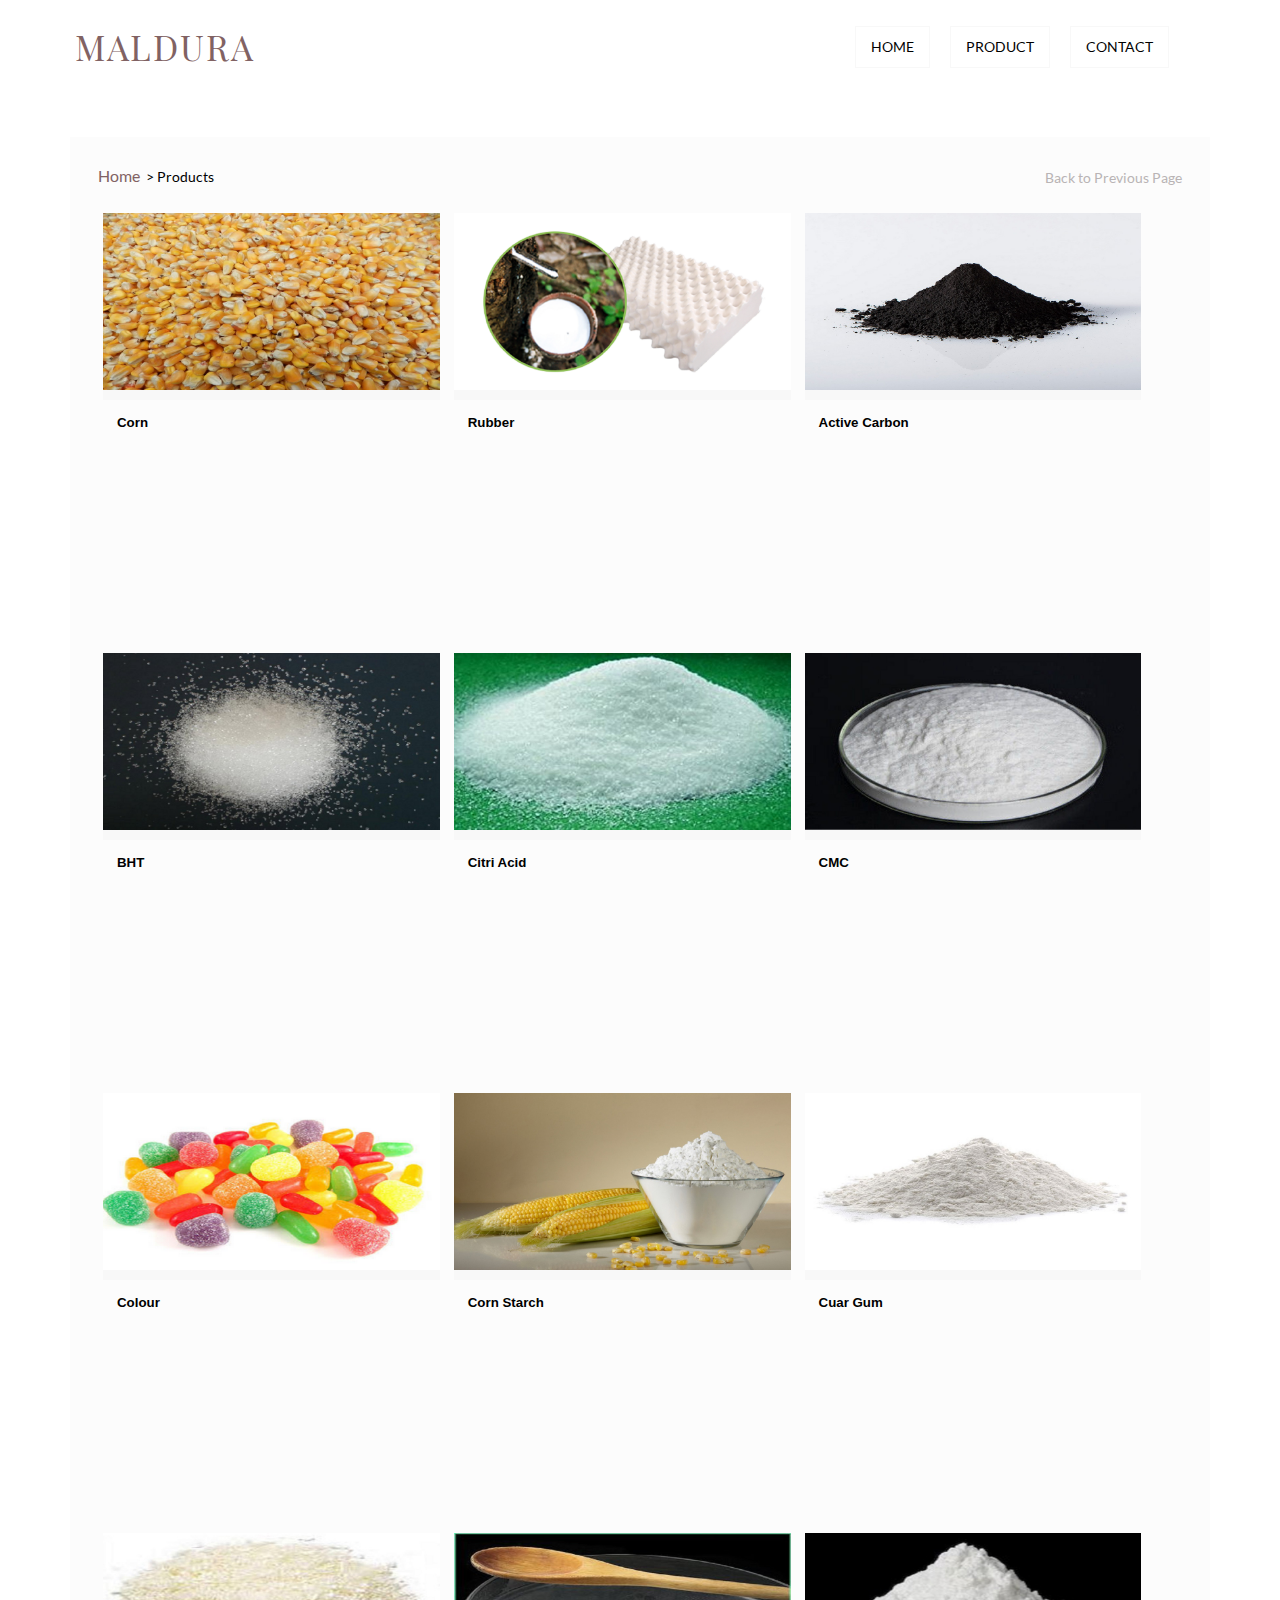
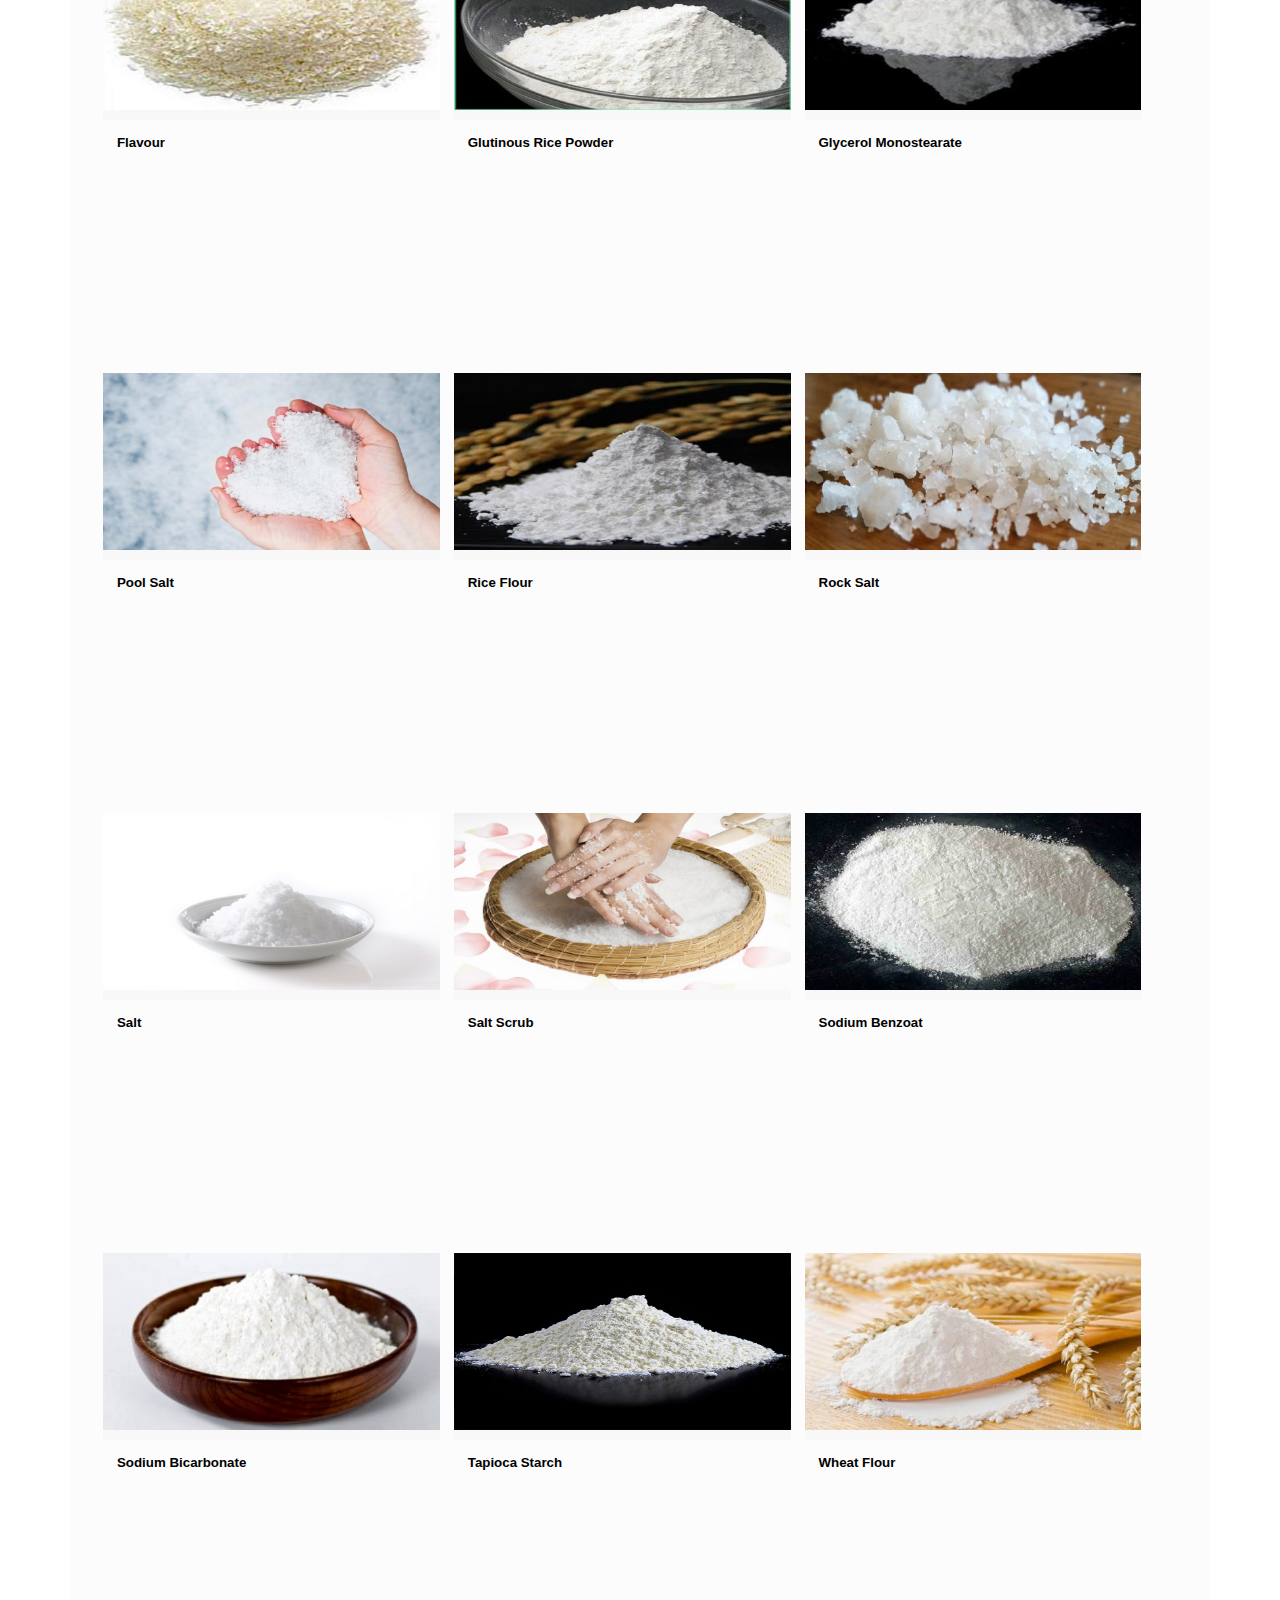
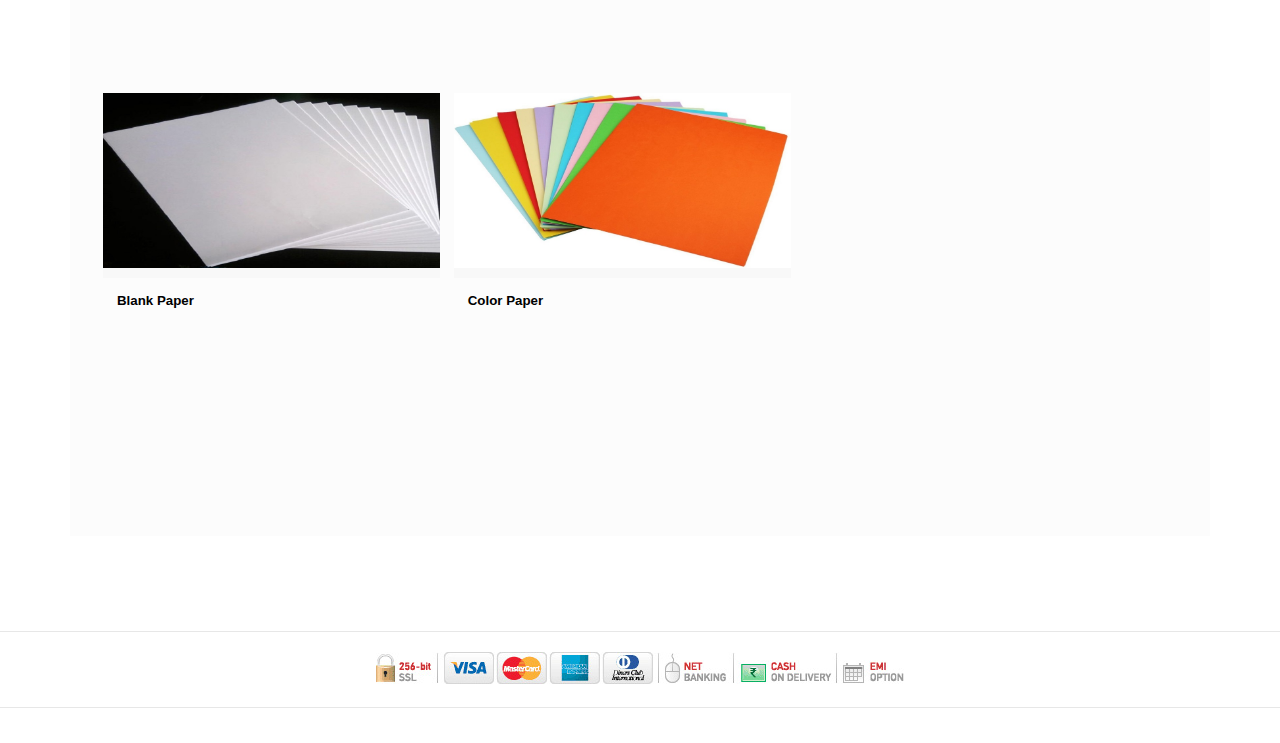
<file: web/products.html>
<!--
Author: W3layouts
Author URL: http://w3layouts.com
License: Creative Commons Attribution 3.0 Unported
License URL: http://creativecommons.org/licenses/by/3.0/
-->
<!DOCTYPE html>
<html>
<head>
<title>Maldura (Thailand) Co.,Ltd.</title>
<link href="css/bootstrap.css" rel='stylesheet' type='text/css' />
<!-- jQuery (necessary for Bootstrap's JavaScript plugins) -->
<script src="js/jquery.min.js"></script>
<!-- Custom Theme files -->
<link href="css/style.css" rel="stylesheet" type="text/css" media="all" />
<link href="css/component.css" rel='stylesheet' type='text/css' />
<!-- Custom Theme files -->
<meta name="viewport" content="width=device-width, initial-scale=1">
<meta http-equiv="Content-Type" content="text/html; charset=utf-8" />
<meta name="keywords" content="Eshop Responsive web template, Bootstrap Web Templates, Flat Web Templates, Andriod Compatible web template, 
Smartphone Compatible web template, free webdesigns for Nokia, Samsung, LG, SonyErricsson, Motorola web design" />
<script type="application/x-javascript"> addEventListener("load", function() { setTimeout(hideURLbar, 0); }, false); function hideURLbar(){ window.scrollTo(0,1); } </script>
<!--webfont-->
<!-- for bootstrap working -->
	<script type="text/javascript" src="js/bootstrap-3.1.1.min.js"></script>
<!-- //for bootstrap working -->
<!-- cart -->
	<script src="js/simpleCart.min.js"> </script>
<!-- cart -->
<link rel="stylesheet" href="css/flexslider.css" type="text/css" media="screen" />
</head>
<body>
	<div class="inner-banner">
		<div class="container">
			<div class="banner-top inner-head">
				<nav class="navbar navbar-default" role="navigation">
					<div class="navbar-header">
						<button type="button" class="navbar-toggle" data-toggle="collapse" data-target="#bs-example-navbar-collapse-1">
							<span class="sr-only">Toggle navigation</span>
							<span class="icon-bar"></span>
							<span class="icon-bar"></span>
							<span class="icon-bar"></span>
						</button>
							<div class="logo">
								<!-- <h1><a href="index.html"><span>E</span> -Shop</a></h1> -->
								<h1><a href="index.html"><span>MALDURA</span></a></h1>
							</div>
					</div>
					<!--/.navbar-header-->
	
					<div class="collapse navbar-collapse" id="bs-example-navbar-collapse-1">
						<ul class="nav navbar-nav">
							<li><a href="index.html">Home</a></li>
							<li><a href="products.html">PRODUCT</a></li>
							<li><a href="contact.html">CONTACT</a></li>
						</ul>
					</div>
					<!--/.navbar-collapse-->
				</nav>
				<!--/.navbar-->
			</div>
		</div>
	</div>
		
	<!-- content-section-starts -->
	<div class="container">
	   <div class="products-page">
			<div class="new-product">
				<div class="new-product-top">
					<ul class="breadcrumbs">
						<li class="home">
							<a href="index.html" title="Go to Home Page">Home</a>&nbsp;
							<span>&gt;</span>
						</li>
						<li>
							Products
						</li>
					</ul>
					<ul class="previous">
						<li><a href="index.html">Back to Previous Page</a></li>
					</ul>
				</div>
				<div id="cbp-vm" class="cbp-vm-switcher cbp-vm-view-grid">	
					<div class="clearfix"></div>
					<ul>
						<li>
							<div class="simpleCart_shelfItem">
							  	<div class="view view-first">
					   		  		<div class="inner_content clearfix">
										<div class="product_image">
											<img src="images/group1/Corn.jpg" class="img-responsive" alt=""/>
											<div class="product_container">
									   			<div class="cart-left">
										 			<p class="title">Corn</p>
									   			</div>
									   			<div class="clearfix"></div>
								     		</div>		
								  		</div>
			                     	</div>
		                      	</div>
							</div>
						</li>
						<li>
							<div class="simpleCart_shelfItem">
								<div class="view view-first">
											<div class="inner_content clearfix">
										<div class="product_image">
											<img src="images/group1/Rubber.jpg" class="img-responsive" alt=""/>
											<div class="product_container">
												<div class="cart-left">
													<p class="title">Rubber</p>
												</div>
												<div class="clearfix"></div>
											</div>		
										</div>
										</div>
									</div>
							</div>
						</li>
						<li>
							<!-- <a class="cbp-vm-image" href="single.html"> -->
							<div class="simpleCart_shelfItem">
								<div class="view view-first">
									<div class="inner_content clearfix">
										<div class="product_image">
											<img src="images/group2/ActiveCarbon.jpg" class="img-responsive" alt=""/>
											<!-- <div class="mask">
												<div class="info">Quick View</div>
											</div> -->
											<div class="product_container">
												<div class="cart-left">
													<p class="title">Active Carbon</p>
												</div>
												<!-- <div class="pricey"><span class="item_price">$459.00</span></div> -->
												<div class="clearfix"></div>
											</div>		
										</div>
			                     	</div>
		                      	</div>
								<!-- </a> -->
								<!-- <div class="cbp-vm-details">
									Kohlrabi bok choy broccoli rabe welsh onion spring onion tatsoi ricebean kombu chard.
								</div> -->
								<!-- <a class="cbp-vm-icon cbp-vm-add item_add" href="#">Add to cart</a> -->
							</div>
						</li>
						<li>
							<!-- <a class="cbp-vm-image" href="single.html"> -->
							<div class="simpleCart_shelfItem">
								<div class="view view-first">
									<div class="inner_content clearfix">
										<div class="product_image">
											<img src="images/group2/BHT.jpg" class="img-responsive" alt=""/>
											<!-- <div class="mask">
												<div class="info">Quick View</div>
											</div> -->
											<div class="product_container">
												<div class="cart-left">
													<p class="title">BHT</p>
												</div>
												<!-- <div class="pricey"><span class="item_price">$119.00</span></div> -->
												<div class="clearfix"></div>
											</div>		
								  		</div>
			                     	</div>
		                      	</div>
								<!-- </a> -->
								<!-- <div class="cbp-vm-details">
									Kohlrabi bok choy broccoli rabe welsh onion spring onion tatsoi ricebean kombu chard.
								</div> -->
								<!-- <a class="cbp-vm-icon cbp-vm-add item_add" href="#">Add to cart</a> -->
							</div>
						</li>
						<li>
							<!-- <a class="cbp-vm-image" href="single.html"> -->
							<div class="simpleCart_shelfItem">
								<div class="view view-first">
					   		  		<div class="inner_content clearfix">
										<div class="product_image">
											<img src="images/group2/CitriAcid.jpg" class="img-responsive" alt=""/>
											<!-- <div class="mask">
												<div class="info">Quick View</div>
											</div> -->
											<div class="product_container">
												<div class="cart-left">
													<p class="title">Citri Acid</p>
												</div>
												<!-- <div class="pricey"><span class="item_price">$289.00</span></div> -->
												<div class="clearfix"></div>
											</div>		
										</div>
			                     	</div>
		                      	</div>
								<!-- </a> -->
								<!-- <div class="cbp-vm-details">
									Kohlrabi bok choy broccoli rabe welsh onion spring onion tatsoi ricebean kombu chard.
								</div> -->
								<!-- <a class="cbp-vm-icon cbp-vm-add item_add" href="#">Add to cart</a> -->
							</div>
						</li>
						<li>
							<!-- <a class="cbp-vm-image" href="single.html"> -->
							<div class="simpleCart_shelfItem">
								<div class="view view-first">
					   		  		<div class="inner_content clearfix">
										<div class="product_image">
											<img src="images/group2/CMC.jpg" class="img-responsive" alt=""/>
											<!-- <div class="mask">
												<div class="info">Quick View</div>
											</div> -->
											<div class="product_container">
												<div class="cart-left">
													<p class="title">CMC</p>
												</div>
												<!-- <div class="pricey"><span class="item_price">$199.00</span></div> -->
												<div class="clearfix"></div>
											</div>		
										</div>
			                     	</div>
		                      	</div>
								<!-- </a> -->
								<!-- <div class="cbp-vm-details">
									Kohlrabi bok choy broccoli rabe welsh onion spring onion tatsoi ricebean kombu chard.
								</div> -->
								<!-- <a class="cbp-vm-icon cbp-vm-add item_add" href="#">Add to cart</a> -->
							</div>
						</li>
						<li>
							<div class="simpleCart_shelfItem">
								<div class="view view-first">
									<div class="inner_content clearfix">
										<div class="product_image">
											<img src="images/group2/Colour.jpg" class="img-responsive" alt=""/>
											<div class="product_container">
												<div class="cart-left">
													<p class="title">Colour</p>
												</div>
												<!-- <div class="pricey"><span class="item_price">$199.00</span></div> -->
												<div class="clearfix"></div>
											</div>		
										</div>
									</div>
								</div>
								<!-- <div class="cbp-vm-details">
									Kohlrabi bok choy broccoli rabe welsh onion spring onion tatsoi ricebean kombu chard.
								</div> -->
							</div>
						</li>
						<li>
							<div class="simpleCart_shelfItem">
									<div class="view view-first">
											<div class="inner_content clearfix">
										<div class="product_image">
											<img src="images/group2/CornStarch.jpg" class="img-responsive" alt=""/>
											<div class="product_container">
													<div class="cart-left">
														<p class="title">Corn Starch</p>
													</div>
													<div class="clearfix"></div>
												</div>		
											</div>
										</div>
									</div>
							</div>
						</li>
						<li>
							<div class="simpleCart_shelfItem">
								<div class="view view-first">
									<div class="inner_content clearfix">
										<div class="product_image">
											<img src="images/group2/CuarGum.jpg" class="img-responsive" alt=""/>
											<div class="product_container">
												<div class="cart-left">
													<p class="title">Cuar Gum</p>
												</div>
												<!-- <div class="pricey"><span class="item_price">$199.00</span></div> -->
												<div class="clearfix"></div>
											</div>		
										</div>
									</div>
								</div>
								<!-- <div class="cbp-vm-details">
									Kohlrabi bok choy broccoli rabe welsh onion spring onion tatsoi ricebean kombu chard.
								</div> -->
							</div>
						</li>
						<li>
							<div class="simpleCart_shelfItem">
								<div class="view view-first">
									<div class="inner_content clearfix">
										<div class="product_image">
											<img src="images/group2/Flavour.jpg" class="img-responsive" alt=""/>
											<div class="product_container">
												<div class="cart-left">
													<p class="title">Flavour</p>
												</div>
												<!-- <div class="pricey"><span class="item_price">$199.00</span></div> -->
												<div class="clearfix"></div>
											</div>		
										</div>
									</div>
								</div>
								<!-- <div class="cbp-vm-details">
									Kohlrabi bok choy broccoli rabe welsh onion spring onion tatsoi ricebean kombu chard.
								</div> -->
							</div>
						</li>
						<li>
								<div class="simpleCart_shelfItem">
										<div class="view view-first">
												<div class="inner_content clearfix">
											<div class="product_image">
												<img src="images/group2/GlutinousRicePowder.jpg" class="img-responsive" alt=""/>
												<div class="product_container">
														<div class="cart-left">
															<p class="title">Glutinous Rice Powder</p>
														</div>
														<div class="clearfix"></div>
													</div>		
												</div>
											</div>
										</div>
								</div>
							</li>
						<li>
							<div class="simpleCart_shelfItem">
								<div class="view view-first">
									<div class="inner_content clearfix">
										<div class="product_image">
											<img src="images/group2/GlycerolMonostearate.jpg" class="img-responsive" alt=""/>
											<div class="product_container">
												<div class="cart-left">
													<p class="title">Glycerol Monostearate</p>
												</div>
												<!-- <div class="pricey"><span class="item_price">$199.00</span></div> -->
												<div class="clearfix"></div>
											</div>		
										</div>
									</div>
								</div>
								<!-- <div class="cbp-vm-details">
									Kohlrabi bok choy broccoli rabe welsh onion spring onion tatsoi ricebean kombu chard.
								</div> -->
							</div>
						</li>
						<li>
							<div class="simpleCart_shelfItem">
								<div class="view view-first">
									<div class="inner_content clearfix">
										<div class="product_image">
											<img src="images/group2/PoolSalt.jpg" class="img-responsive" alt=""/>
											<div class="product_container">
												<div class="cart-left">
													<p class="title">Pool Salt</p>
												</div>
												<!-- <div class="pricey"><span class="item_price">$199.00</span></div> -->
												<div class="clearfix"></div>
											</div>		
										</div>
									</div>
								</div>
								<!-- <div class="cbp-vm-details">
									Kohlrabi bok choy broccoli rabe welsh onion spring onion tatsoi ricebean kombu chard.
								</div> -->
							</div>
						</li>
						<li>
							<div class="simpleCart_shelfItem">
								<div class="view view-first">
									<div class="inner_content clearfix">
										<div class="product_image">
											<img src="images/group2/RiceFlour.jpg" class="img-responsive" alt=""/>
											<div class="product_container">
												<div class="cart-left">
													<p class="title">Rice Flour</p>
												</div>
												<!-- <div class="pricey"><span class="item_price">$199.00</span></div> -->
												<div class="clearfix"></div>
											</div>		
										</div>
									</div>
								</div>
								<!-- <div class="cbp-vm-details">
									Kohlrabi bok choy broccoli rabe welsh onion spring onion tatsoi ricebean kombu chard.
								</div> -->
							</div>
						</li>
						<li>
							<div class="simpleCart_shelfItem">
								<div class="view view-first">
									<div class="inner_content clearfix">
										<div class="product_image">
											<img src="images/group2/RockSalt.jpg" class="img-responsive" alt=""/>
											<div class="product_container">
												<div class="cart-left">
													<p class="title">Rock Salt</p>
												</div>
												<!-- <div class="pricey"><span class="item_price">$199.00</span></div> -->
												<div class="clearfix"></div>
											</div>		
										</div>
									</div>
								</div>
								<!-- <div class="cbp-vm-details">
									Kohlrabi bok choy broccoli rabe welsh onion spring onion tatsoi ricebean kombu chard.
								</div> -->
							</div>
						</li>
						<li>
							<div class="simpleCart_shelfItem">
								<div class="view view-first">
									<div class="inner_content clearfix">
										<div class="product_image">
											<img src="images/group2/Salt.jpg" class="img-responsive" alt=""/>
											<div class="product_container">
												<div class="cart-left">
													<p class="title">Salt</p>
												</div>
												<!-- <div class="pricey"><span class="item_price">$199.00</span></div> -->
												<div class="clearfix"></div>
											</div>		
										</div>
									</div>
								</div>
								<!-- <div class="cbp-vm-details">
									Kohlrabi bok choy broccoli rabe welsh onion spring onion tatsoi ricebean kombu chard.
								</div> -->
							</div>
						</li>
						<li>
							<div class="simpleCart_shelfItem">
								<div class="view view-first">
									<div class="inner_content clearfix">
										<div class="product_image">
											<img src="images/group2/SaltScrub.jpg" class="img-responsive" alt=""/>
											<div class="product_container">
												<div class="cart-left">
													<p class="title">Salt Scrub</p>
												</div>
												<!-- <div class="pricey"><span class="item_price">$199.00</span></div> -->
												<div class="clearfix"></div>
											</div>		
										</div>
									</div>
								</div>
								<!-- <div class="cbp-vm-details">
									Kohlrabi bok choy broccoli rabe welsh onion spring onion tatsoi ricebean kombu chard.
								</div> -->
							</div>
						</li>
						<li>
							<div class="simpleCart_shelfItem">
								<div class="view view-first">
									<div class="inner_content clearfix">
										<div class="product_image">
											<img src="images/group2/SodiumBenzoat.jpg" class="img-responsive" alt=""/>
											<div class="product_container">
												<div class="cart-left">
													<p class="title">Sodium Benzoat</p>
												</div>
												<!-- <div class="pricey"><span class="item_price">$199.00</span></div> -->
												<div class="clearfix"></div>
											</div>		
										</div>
									</div>
								</div>
								<!-- <div class="cbp-vm-details">
									Kohlrabi bok choy broccoli rabe welsh onion spring onion tatsoi ricebean kombu chard.
								</div> -->
							</div>
						</li>
						<li>
							<div class="simpleCart_shelfItem">
								<div class="view view-first">
									<div class="inner_content clearfix">
										<div class="product_image">
											<img src="images/group2/SodiumBicarbonate.jpg" class="img-responsive" alt=""/>
											<div class="product_container">
												<div class="cart-left">
													<p class="title">Sodium Bicarbonate</p>
												</div>
												<!-- <div class="pricey"><span class="item_price">$199.00</span></div> -->
												<div class="clearfix"></div>
											</div>		
										</div>
									</div>
								</div>
								<!-- <div class="cbp-vm-details">
									Kohlrabi bok choy broccoli rabe welsh onion spring onion tatsoi ricebean kombu chard.
								</div> -->
							</div>
						</li>
						<li>
							<div class="simpleCart_shelfItem">
								<div class="view view-first">
									<div class="inner_content clearfix">
										<div class="product_image">
											<img src="images/group2/TapiocaStarch.jpg" class="img-responsive" alt=""/>
											<div class="product_container">
												<div class="cart-left">
													<p class="title">Tapioca Starch</p>
												</div>
												<!-- <div class="pricey"><span class="item_price">$199.00</span></div> -->
												<div class="clearfix"></div>
											</div>		
										</div>
									</div>
								</div>
								<!-- <div class="cbp-vm-details">
									Kohlrabi bok choy broccoli rabe welsh onion spring onion tatsoi ricebean kombu chard.
								</div> -->
							</div>
						</li>
						<li>
							<div class="simpleCart_shelfItem">
								<div class="view view-first">
									<div class="inner_content clearfix">
										<div class="product_image">
											<img src="images/group2/WheatFlour.jpg" class="img-responsive" alt=""/>
											<div class="product_container">
												<div class="cart-left">
													<p class="title">Wheat Flour</p>
												</div>
												<!-- <div class="pricey"><span class="item_price">$199.00</span></div> -->
												<div class="clearfix"></div>
											</div>		
										</div>
									</div>
								</div>
								<!-- <div class="cbp-vm-details">
									Kohlrabi bok choy broccoli rabe welsh onion spring onion tatsoi ricebean kombu chard.
								</div> -->
							</div>
						</li>
						<li>
							<div class="simpleCart_shelfItem">
								<div class="view view-first">
									<div class="inner_content clearfix">
									<div class="product_image">
										<img src="images/group3/BlankPaper.jpg" class="img-responsive" alt=""/>
										<div class="product_container">
											<div class="cart-left">
												<p class="title">Blank Paper</p>
											</div>
											<!-- <div class="pricey"><span class="item_price">$199.00</span></div> -->
											<div class="clearfix"></div>
										</div>		
									</div>
									</div>
								</div>
								<div class="cbp-vm-details">
									<!-- Kohlrabi bok choy broccoli rabe welsh onion spring onion tatsoi ricebean kombu chard. -->
								</div>
							</div>
						</li>
						<li>
							<div class="simpleCart_shelfItem">
								<div class="view view-first">
									<div class="inner_content clearfix">
									<div class="product_image">
										<img src="images/group3/ColorPaper.jpg" class="img-responsive" alt=""/>
										<div class="product_container">
											<div class="cart-left">
												<p class="title">Color Paper</p>
											</div>
											<!-- <div class="pricey"><span class="item_price">$199.00</span></div> -->
											<div class="clearfix"></div>
										</div>		
									</div>
									</div>
								</div>
								<!-- <div class="cbp-vm-details">
									Kohlrabi bok choy broccoli rabe welsh onion spring onion tatsoi ricebean kombu chard.
								</div> -->
							</div>
						</li>

					</ul>
				</div>
				<script src="js/cbpViewModeSwitch.js" type="text/javascript"></script>
                <script src="js/classie.js" type="text/javascript"></script>
			</div>
			<div class="clearfix"></div>
		</div>
		<div class="clearfix"></div>
	</div>
		<!-- content-section-ends -->
	<div class="cards text-center">
			<img src="images/cards.jpg" alt="" />
	</div>

</body>
</html>
</file>
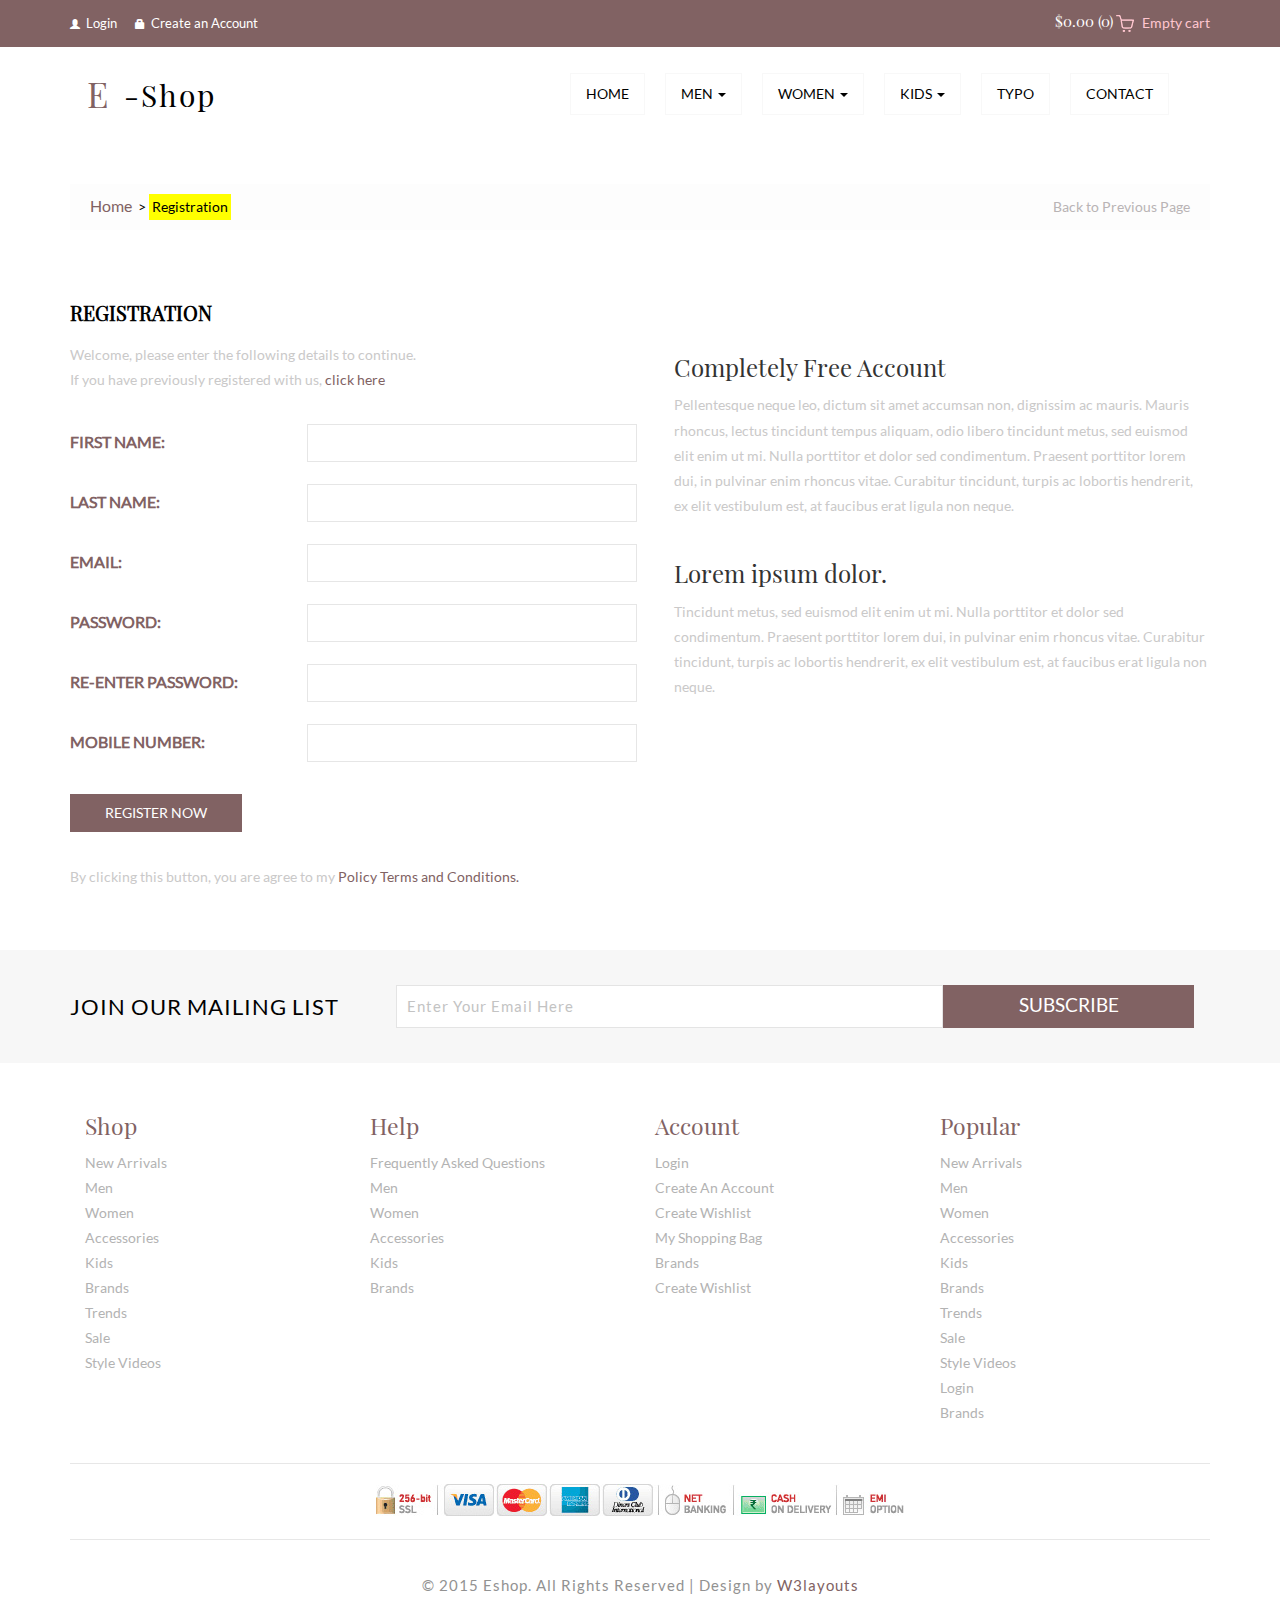
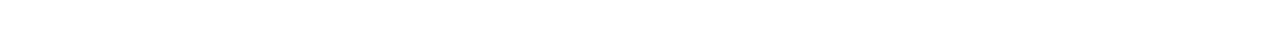
<file: web/register.html>
<!--
Author: W3layouts
Author URL: http://w3layouts.com
License: Creative Commons Attribution 3.0 Unported
License URL: http://creativecommons.org/licenses/by/3.0/
-->
<!DOCTYPE html>
<html>
<head>
<title>Eshop a Flat E-Commerce Bootstrap Responsive Website Template | Register :: w3layouts</title>
<link href="css/bootstrap.css" rel='stylesheet' type='text/css' />
<!-- jQuery (necessary for Bootstrap's JavaScript plugins) -->
<script src="js/jquery.min.js"></script>
<!-- Custom Theme files -->
<link href="css/style.css" rel="stylesheet" type="text/css" media="all" />
<!-- Custom Theme files -->
<meta name="viewport" content="width=device-width, initial-scale=1">
<meta http-equiv="Content-Type" content="text/html; charset=utf-8" />
<meta name="keywords" content="Eshop Responsive web template, Bootstrap Web Templates, Flat Web Templates, Andriod Compatible web template, 
Smartphone Compatible web template, free webdesigns for Nokia, Samsung, LG, SonyErricsson, Motorola web design" />
<script type="application/x-javascript"> addEventListener("load", function() { setTimeout(hideURLbar, 0); }, false); function hideURLbar(){ window.scrollTo(0,1); } </script>
<!--webfont-->
<!-- for bootstrap working -->
	<script type="text/javascript" src="js/bootstrap-3.1.1.min.js"></script>
<!-- //for bootstrap working -->
<!-- cart -->
	<script src="js/simpleCart.min.js"> </script>
<!-- cart -->
<link rel="stylesheet" href="css/flexslider.css" type="text/css" media="screen" />
</head>
<body>
	<!-- header-section-starts -->
	<div class="header">
		<div class="header-top-strip">
			<div class="container">
				<div class="header-top-left">
					<ul>
						<li><a href="account.html"><span class="glyphicon glyphicon-user"> </span>Login</a></li>
						<li><a href="register.html"><span class="glyphicon glyphicon-lock"> </span>Create an Account</a></li>			
					</ul>
				</div>
				<div class="header-right">
						<div class="cart box_1">
							<a href="checkout.html">
								<h3> <span class="simpleCart_total"> $0.00 </span> (<span id="simpleCart_quantity" class="simpleCart_quantity"> 0 </span>)<img src="images/bag.png" alt=""></h3>
							</a>	
							<p><a href="javascript:;" class="simpleCart_empty">Empty cart</a></p>
							<div class="clearfix"> </div>
						</div>
				</div>
				<div class="clearfix"> </div>
			</div>
		</div>
	</div>
	<!-- header-section-ends -->
	<div class="inner-banner">
		<div class="container">
			<div class="banner-top inner-head">
				<nav class="navbar navbar-default" role="navigation">
	    <div class="navbar-header">
	        <button type="button" class="navbar-toggle" data-toggle="collapse" data-target="#bs-example-navbar-collapse-1">
		        <span class="sr-only">Toggle navigation</span>
		        <span class="icon-bar"></span>
		        <span class="icon-bar"></span>
		        <span class="icon-bar"></span>
	        </button>
				<div class="logo">
					<h1><a href="index.html"><span>E</span> -Shop</a></h1>
				</div>
	    </div>
	    <!--/.navbar-header-->
	
	    <div class="collapse navbar-collapse" id="bs-example-navbar-collapse-1">
	        <ul class="nav navbar-nav">
			<li><a href="index.html">Home</a></li>
		        <li class="dropdown">
		            <a href="#" class="dropdown-toggle" data-toggle="dropdown">Men <b class="caret"></b></a>
		            <ul class="dropdown-menu multi-column columns-3">
			            <div class="row">
				            <div class="col-sm-4">
					            <ul class="multi-column-dropdown">
									<h6>NEW IN</h6>
						            <li><a href="products.html">New In Clothing</a></li>
						            <li><a href="products.html">New In Bags</a></li>
						            <li><a href="products.html">New In Shoes</a></li>
						            <li><a href="products.html">New In Watches</a></li>
						            <li><a href="products.html">New In Grooming</a></li>
					            </ul>
				            </div>
				            <div class="col-sm-4">
					            <ul class="multi-column-dropdown">
									<h6>CLOTHING</h6>
						            <li><a href="products.html">Polos & Tees</a></li>
						            <li><a href="products.html">Casual Shirts</a></li>
						            <li><a href="products.html">Casual Trousers</a></li>
						            <li><a href="products.html">Jeans</a></li>
						            <li><a href="products.html">Shorts & 3/4th</a></li>
						            <li><a href="products.html">Formal Shirts</a></li>
						            <li><a href="products.html">Formal Trousers</a></li>
						            <li><a href="products.html">Suits & Blazers</a></li>
						            <li><a href="products.html">Track Wear</a></li>
						            <li><a href="products.html">Inner Wear</a></li>
					            </ul>
				            </div>
				            <div class="col-sm-4">
					            <ul class="multi-column-dropdown">
									<h6>WATCHES</h6>
						            <li><a href="products.html">Analog</a></li>
						            <li><a href="products.html">Chronograph</a></li>
						            <li><a href="products.html">Digital</a></li>
						            <li><a href="products.html">Watch Cases</a></li>
					            </ul>
				            </div>
							<div class="clearfix"></div>
			            </div>
		            </ul>
		        </li>
		        <li class="dropdown">
		            <a href="#" class="dropdown-toggle" data-toggle="dropdown">women <b class="caret"></b></a>
		            <ul class="dropdown-menu multi-column columns-3">
			            <div class="row">
				            <div class="col-sm-4">
					            <ul class="multi-column-dropdown">
									<h6>NEW IN</h6>
						            <li><a href="products.html">New In Clothing</a></li>
						            <li><a href="products.html">New In Bags</a></li>
						            <li><a href="products.html">New In Shoes</a></li>
						            <li><a href="products.html">New In Watches</a></li>
						            <li><a href="products.html">New In Beauty</a></li>
					            </ul>
				            </div>
				            <div class="col-sm-4">
					            <ul class="multi-column-dropdown">
									<h6>CLOTHING</h6>
						            <li><a href="products.html">Polos & Tees</a></li>
						            <li><a href="products.html">Casual Shirts</a></li>
						            <li><a href="products.html">Casual Trousers</a></li>
						            <li><a href="products.html">Jeans</a></li>
						            <li><a href="products.html">Shorts & 3/4th</a></li>
						            <li><a href="products.html">Formal Shirts</a></li>
						            <li><a href="products.html">Formal Trousers</a></li>
						            <li><a href="products.html">Suits & Blazers</a></li>
						            <li><a href="products.html">Track Wear</a></li>
						            <li><a href="products.html">Inner Wear</a></li>
					            </ul>
				            </div>
				            <div class="col-sm-4">
					            <ul class="multi-column-dropdown">
									<h6>WATCHES</h6>
						            <li><a href="products.html">Analog</a></li>
						            <li><a href="products.html">Chronograph</a></li>
						            <li><a href="products.html">Digital</a></li>
						            <li><a href="products.html">Watch Cases</a></li>
					            </ul>
				            </div>
							<div class="clearfix"></div>
			            </div>
		            </ul>
		        </li>
		        <li class="dropdown">
		        	<a href="#" class="dropdown-toggle" data-toggle="dropdown">kids <b class="caret"></b></a>
		            <ul class="dropdown-menu multi-column columns-2">
			            <div class="row">
				            <div class="col-sm-6">
					            <ul class="multi-column-dropdown">
									<h6>NEW IN</h6>
						            <li><a href="products.html">New In Boys Clothing</a></li>
						            <li><a href="products.html">New In Girls Clothing</a></li>
						            <li><a href="products.html">New In Boys Shoes</a></li>
						            <li><a href="products.html">New In Girls Shoes</a></li>
					            </ul>
				            </div>
				            <div class="col-sm-6">
					             <ul class="multi-column-dropdown">
									<h6>ACCESSORIES</h6>
						            <li><a href="products.html">Bags</a></li>
						            <li><a href="products.html">Watches</a></li>
						            <li><a href="products.html">Sun Glasses</a></li>
						            <li><a href="products.html">Jewellery</a></li>
					            </ul>
				            </div>
							<div class="clearfix"></div>
			            </div>
		            </ul>
		        </li>
					<li><a href="typography.html">TYPO</a></li>
					<li><a href="contact.html">CONTACT</a></li>
	        </ul>
	    </div>
	    <!--/.navbar-collapse-->
	</nav>
	<!--/.navbar-->
</div>
	</div>
		</div>
		<!-- registration-form -->
<div class="registration-form">
	<div class="container">
	<div class="dreamcrub">
			   	 <ul class="breadcrumbs">
                    <li class="home">
                       <a href="index.html" title="Go to Home Page">Home</a>&nbsp;
                       <span>&gt;</span>
                    </li>
                    <li class="women">
                       Registration
                    </li>
                </ul>
                <ul class="previous">
                	<li><a href="index.html">Back to Previous Page</a></li>
                </ul>
                <div class="clearfix"></div>
			   </div>
		<h2>Registration</h2>
		<div class="registration-grids">
			<div class="reg-form">
				<div class="reg">
					 <p>Welcome, please enter the following details to continue.</p>
					 <p>If you have previously registered with us, <a href="#">click here</a></p>
					 <form>
						 <ul>
							 <li class="text-info">First Name: </li>
							 <li><input type="text" value=""></li>
						 </ul>
						 <ul>
							 <li class="text-info">Last Name: </li>
							 <li><input type="text" value=""></li>
						 </ul>				 
						<ul>
							 <li class="text-info">Email: </li>
							 <li><input type="text" value=""></li>
						 </ul>
						 <ul>
							 <li class="text-info">Password: </li>
							 <li><input type="password" value=""></li>
						 </ul>
						 <ul>
							 <li class="text-info">Re-enter Password:</li>
							 <li><input type="password" value=""></li>
						 </ul>
						 <ul>
							 <li class="text-info">Mobile Number:</li>
							 <li><input type="text" value=""></li>
						 </ul>						
						 <input type="submit" value="REGISTER NOW">
						 <p class="click">By clicking this button, you are agree to my  <a href="#">Policy Terms and Conditions.</a></p> 
					 </form>
				 </div>
			</div>
			<div class="reg-right">
				 <h3>Completely Free Account</h3>
				 <div class="strip"></div>
				 <p>Pellentesque neque leo, dictum sit amet accumsan non, dignissim ac mauris. Mauris rhoncus, lectus tincidunt tempus aliquam, odio 
				 libero tincidunt metus, sed euismod elit enim ut mi. Nulla porttitor et dolor sed condimentum. Praesent porttitor lorem dui, in pulvinar enim rhoncus vitae. Curabitur tincidunt, turpis ac lobortis hendrerit, ex elit vestibulum est, at faucibus erat ligula non neque.</p>
				 <h3 class="lorem">Lorem ipsum dolor.</h3>
				 <div class="strip"></div>
				 <p>Tincidunt metus, sed euismod elit enim ut mi. Nulla porttitor et dolor sed condimentum. Praesent porttitor lorem dui, in pulvinar enim rhoncus vitae. Curabitur tincidunt, turpis ac lobortis hendrerit, ex elit vestibulum est, at faucibus erat ligula non neque.</p>
			</div>
			<div class="clearfix"></div>
		</div>
	</div>
</div>
<!-- registration-form -->

		<div class="news-letter">
			<div class="container">
				<div class="join">
					<h6>JOIN OUR MAILING LIST</h6>
					<div class="sub-left-right">
						<form>
							<input type="text" value="Enter Your Email Here" onfocus="this.value = '';" onblur="if (this.value == '') {this.value = 'Enter Your Email Here';}" />
							<input type="submit" value="SUBSCRIBE" />
						</form>
					</div>
					<div class="clearfix"> </div>
				</div>
			</div>
		</div>
		<div class="footer">
		<div class="container">
		 <div class="footer_top">
			<div class="span_of_4">
				<div class="col-md-3 span1_of_4">
					<h4>Shop</h4>
					<ul class="f_nav">
						<li><a href="#">new arrivals</a></li>
						<li><a href="#">men</a></li>
						<li><a href="#">women</a></li>
						<li><a href="#">accessories</a></li>
						<li><a href="#">kids</a></li>
						<li><a href="#">brands</a></li>
						<li><a href="#">trends</a></li>
						<li><a href="#">sale</a></li>
						<li><a href="#">style videos</a></li>
					</ul>	
				</div>
				<div class="col-md-3 span1_of_4">
					<h4>help</h4>
					<ul class="f_nav">
						<li><a href="#">frequently asked  questions</a></li>
						<li><a href="#">men</a></li>
						<li><a href="#">women</a></li>
						<li><a href="#">accessories</a></li>
						<li><a href="#">kids</a></li>
						<li><a href="#">brands</a></li>
					</ul>	
				</div>
				<div class="col-md-3 span1_of_4">
					<h4>account</h4>
					<ul class="f_nav">
						<li><a href="account.html">login</a></li>
						<li><a href="register.html">create an account</a></li>
						<li><a href="#">create wishlist</a></li>
						<li><a href="checkout.html">my shopping bag</a></li>
						<li><a href="#">brands</a></li>
						<li><a href="#">create wishlist</a></li>
					</ul>				
				</div>
				<div class="col-md-3 span1_of_4">
					<h4>popular</h4>
					<ul class="f_nav">
						<li><a href="#">new arrivals</a></li>
						<li><a href="#">men</a></li>
						<li><a href="#">women</a></li>
						<li><a href="#">accessories</a></li>
						<li><a href="#">kids</a></li>
						<li><a href="#">brands</a></li>
						<li><a href="#">trends</a></li>
						<li><a href="#">sale</a></li>
						<li><a href="#">style videos</a></li>
						<li><a href="#">login</a></li>
						<li><a href="#">brands</a></li>
					</ul>			
				</div>
				<div class="clearfix"></div>
				</div>
		  </div>
		  <div class="cards text-center">
				<img src="images/cards.jpg" alt="" />
		  </div>
		  <div class="copyright text-center">
				<p>© 2015 Eshop. All Rights Reserved | Design by   <a href="http://w3layouts.com">  W3layouts</a></p>
		  </div>
		</div>
		</div>
</body>
</html>
</file>
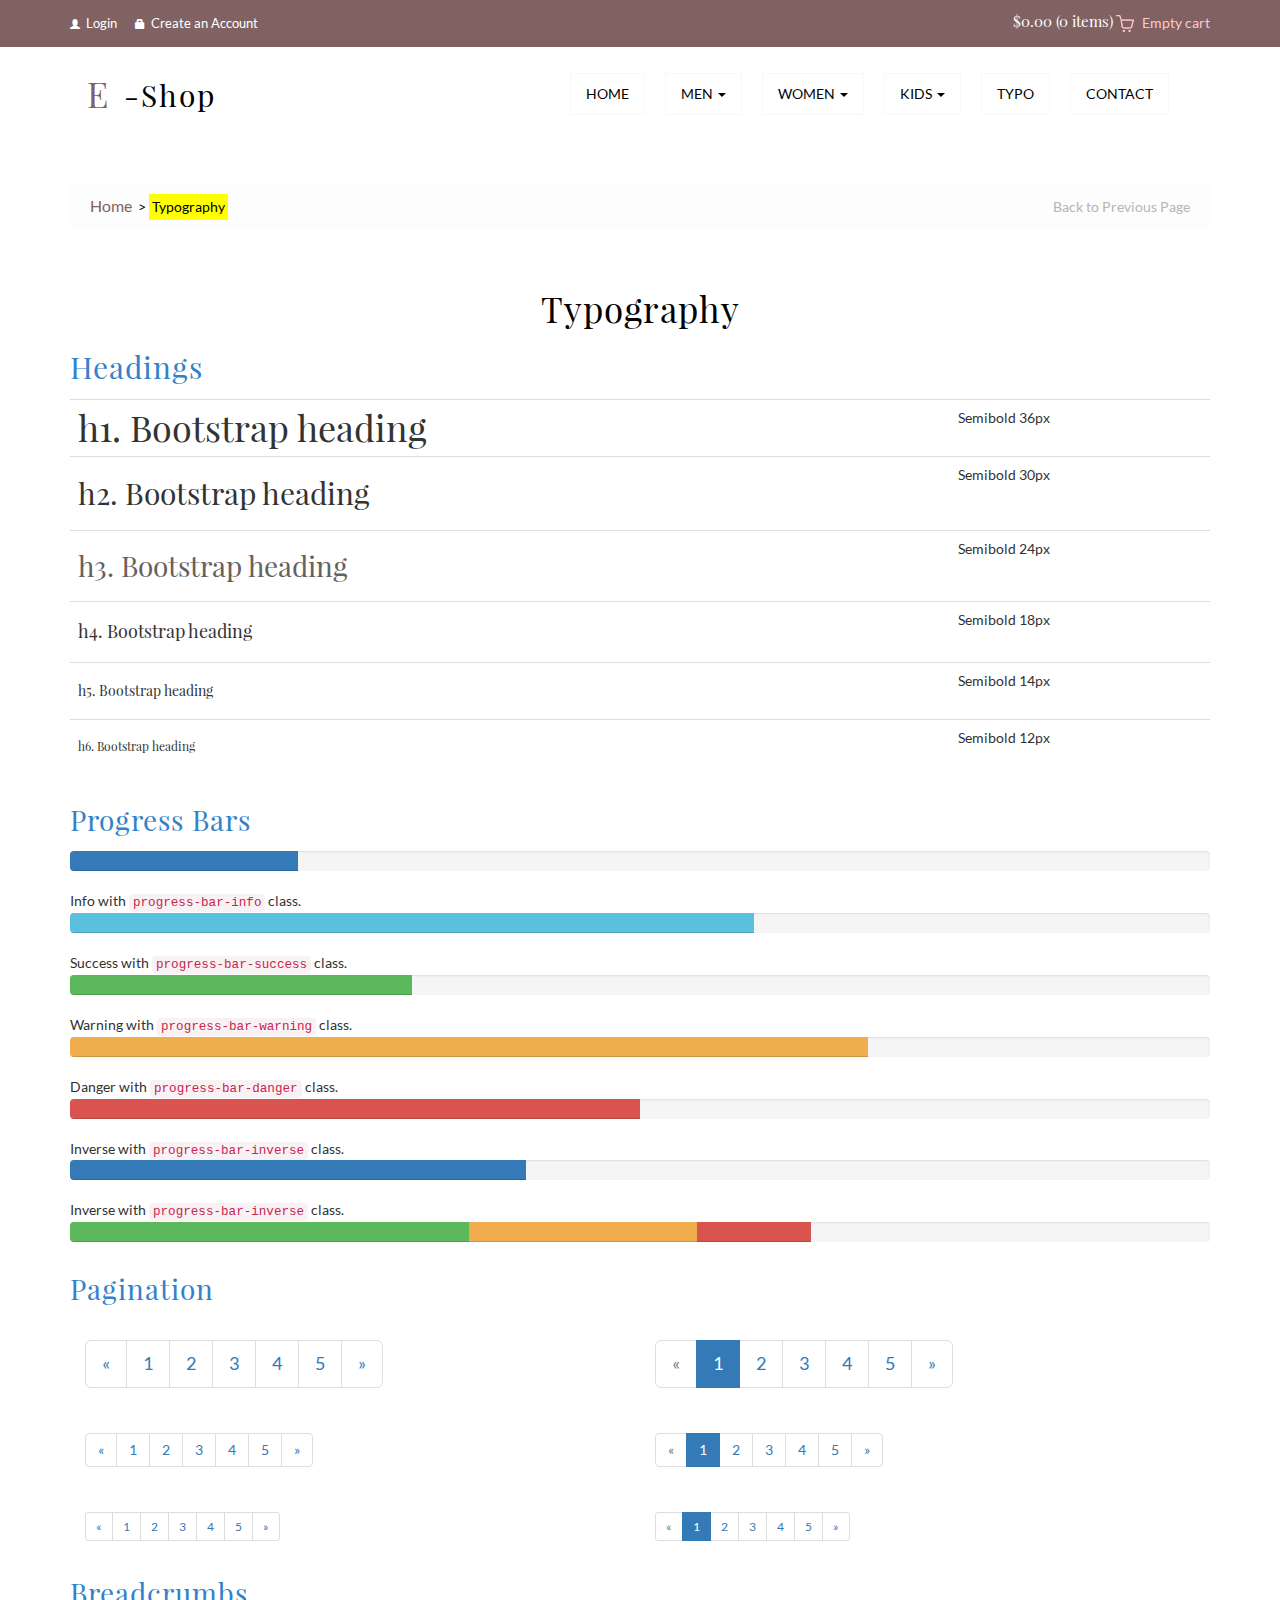
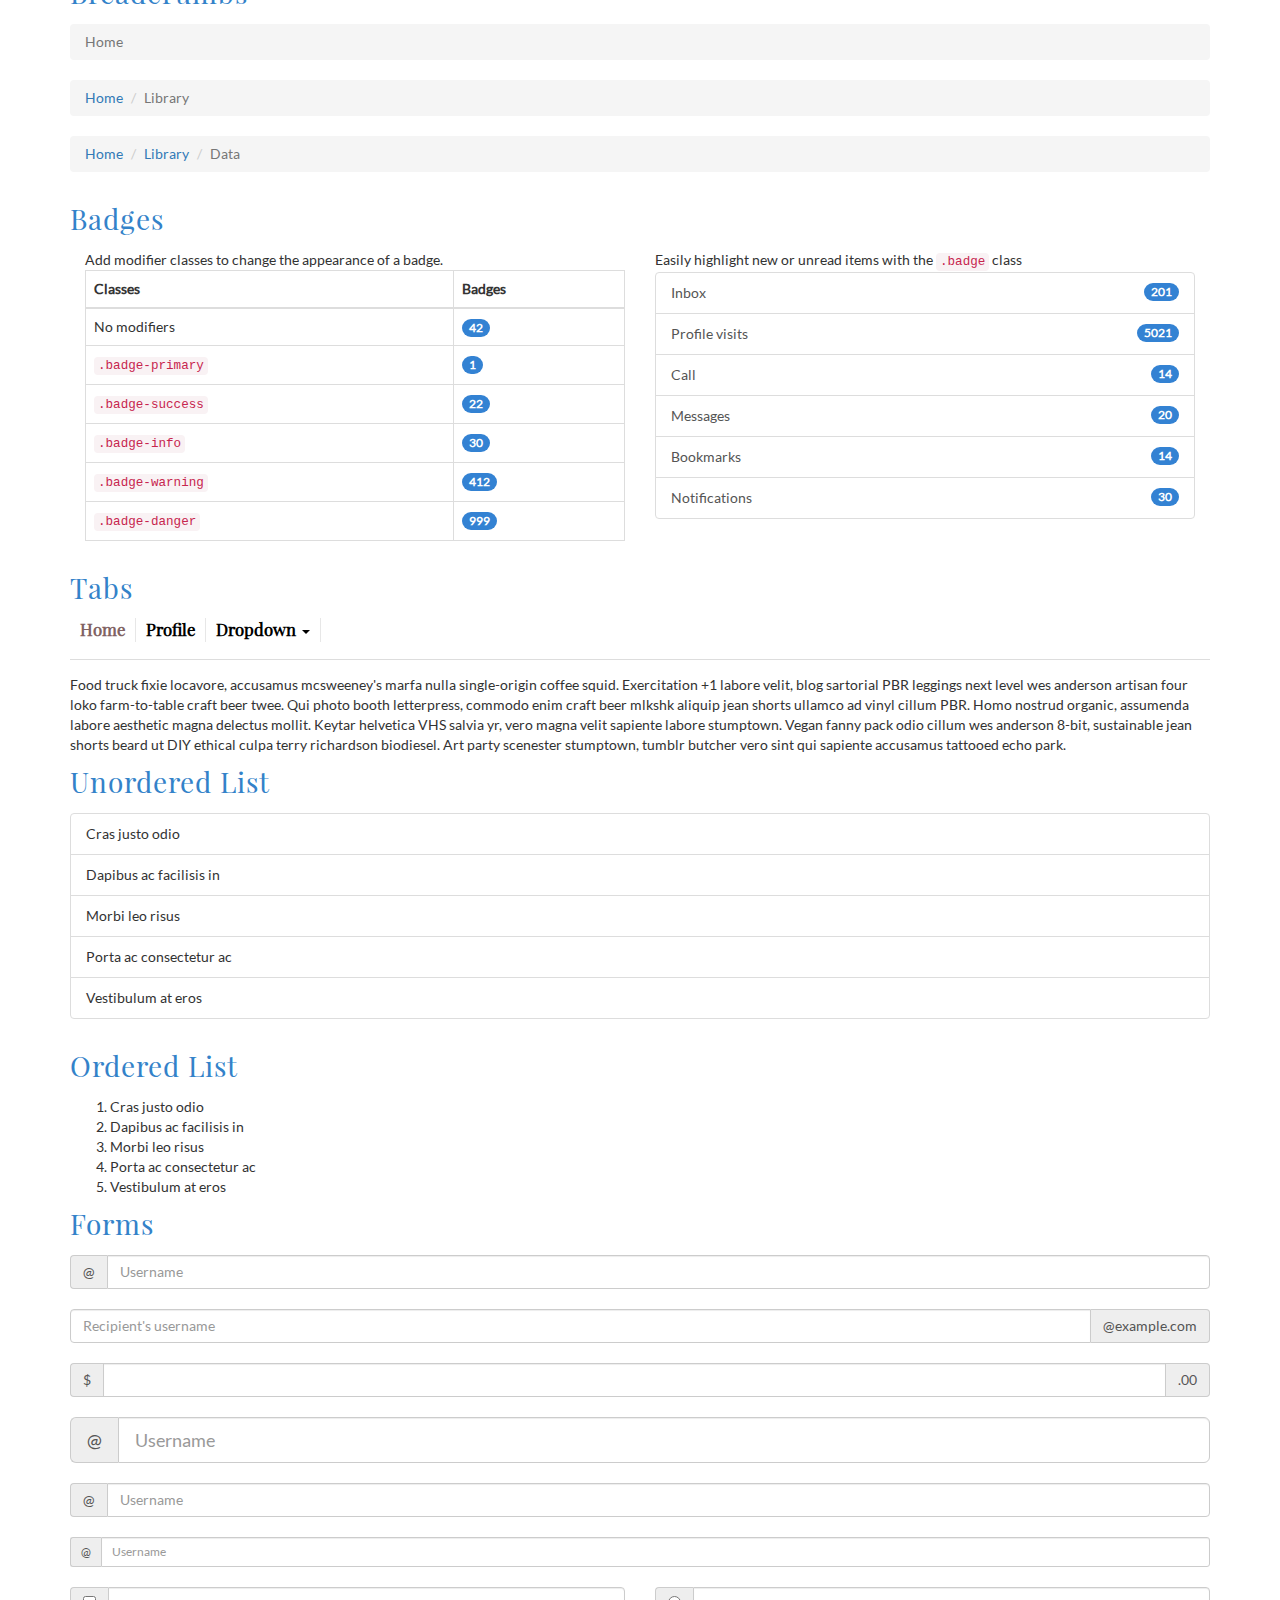
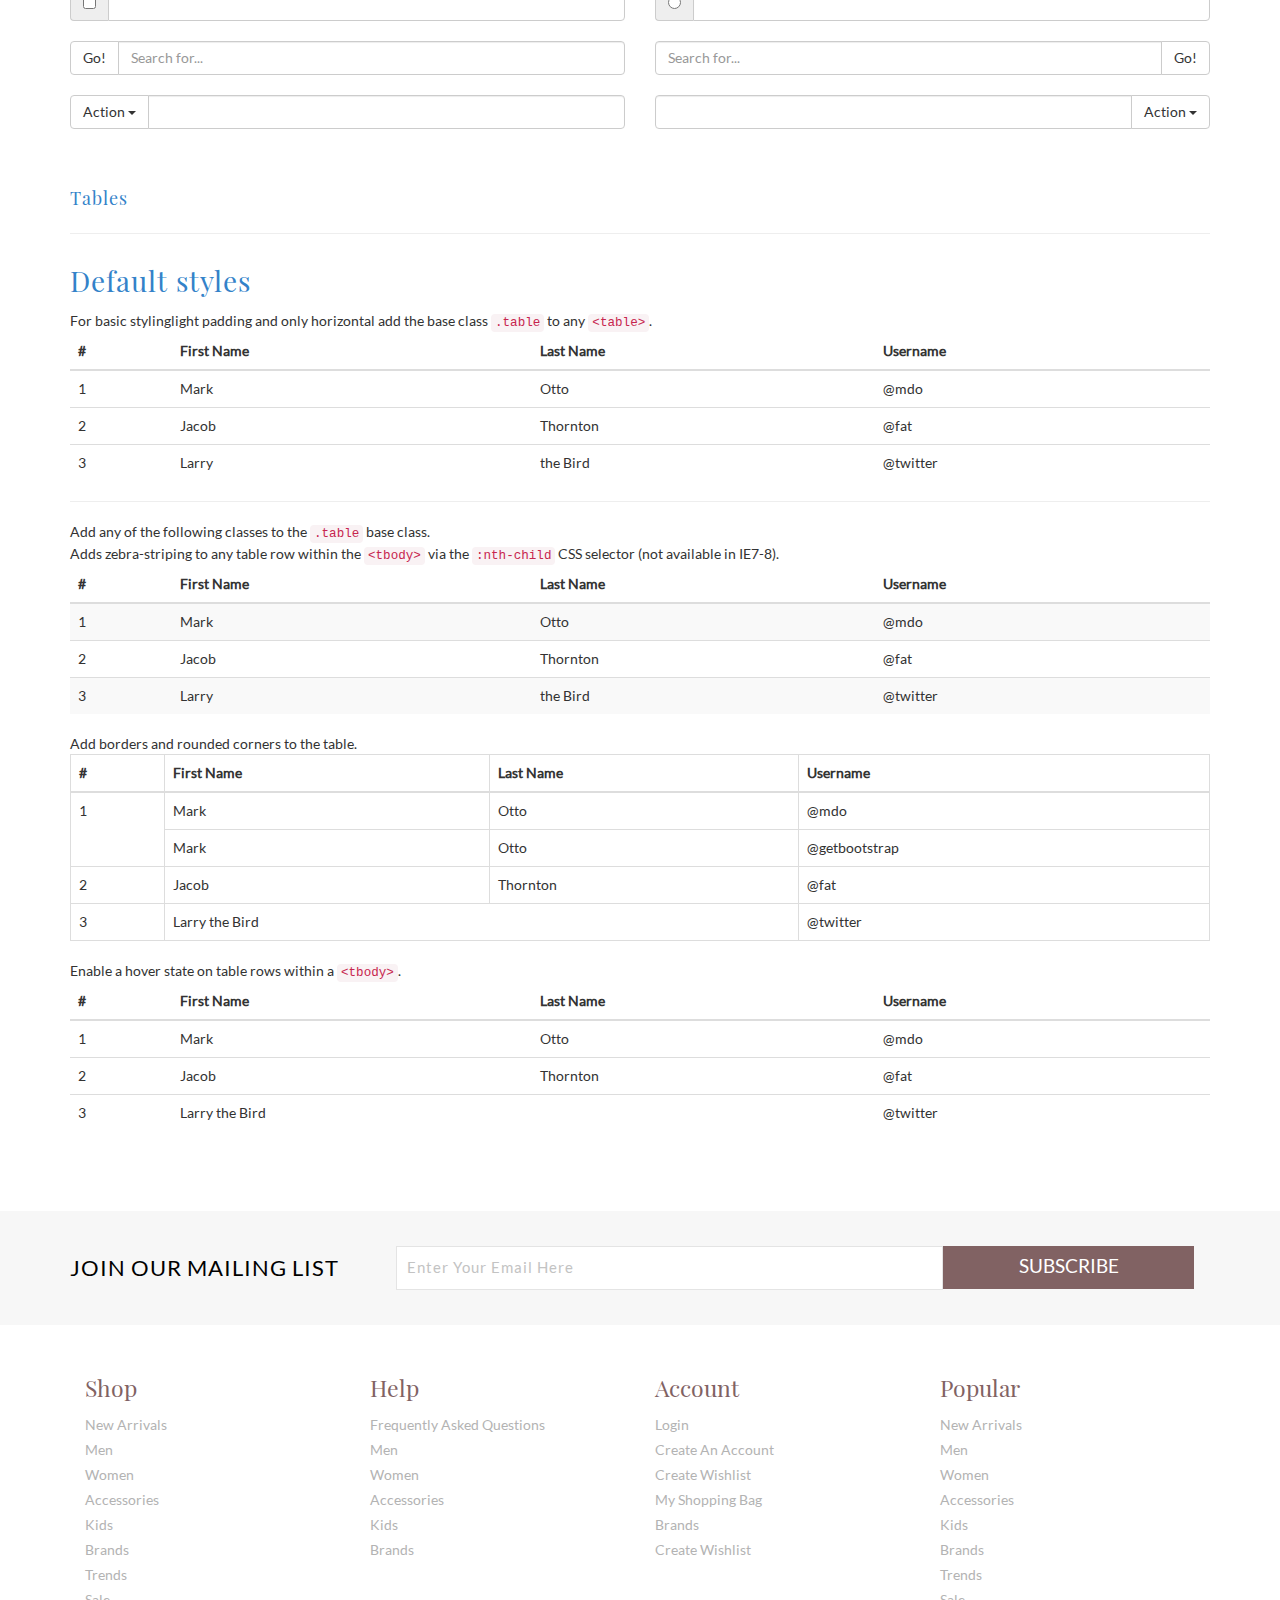
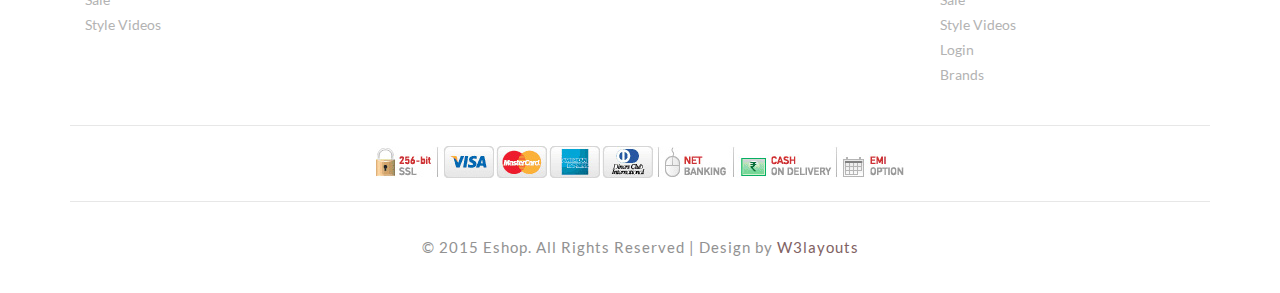
<file: web/typography.html>
<!--
Author: W3layouts
Author URL: http://w3layouts.com
License: Creative Commons Attribution 3.0 Unported
License URL: http://creativecommons.org/licenses/by/3.0/
-->
<!DOCTYPE html>
<html>
<head>
<title>Eshop a Flat E-Commerce Bootstrap Responsive Website Template | Typography :: w3layouts</title>
<link href="css/bootstrap.css" rel='stylesheet' type='text/css' />
<!-- jQuery (necessary for Bootstrap's JavaScript plugins) -->
<script src="js/jquery.min.js"></script>
<!-- Custom Theme files -->
<link href="css/style.css" rel="stylesheet" type="text/css" media="all" />
<!-- Custom Theme files -->
<meta name="viewport" content="width=device-width, initial-scale=1">
<meta http-equiv="Content-Type" content="text/html; charset=utf-8" />
<meta name="keywords" content="Eshop Responsive web template, Bootstrap Web Templates, Flat Web Templates, Andriod Compatible web template, 
Smartphone Compatible web template, free webdesigns for Nokia, Samsung, LG, SonyErricsson, Motorola web design" />
<script type="application/x-javascript"> addEventListener("load", function() { setTimeout(hideURLbar, 0); }, false); function hideURLbar(){ window.scrollTo(0,1); } </script>
<!--webfont-->
<!-- for bootstrap working -->
	<script type="text/javascript" src="js/bootstrap-3.1.1.min.js"></script>
<!-- //for bootstrap working -->
<!-- cart -->
	<script src="js/simpleCart.min.js"> </script>
<!-- cart -->
<link rel="stylesheet" href="css/flexslider.css" type="text/css" media="screen" />
</head>
<body>
	<!-- header-section-starts -->
	<div class="header">
		<div class="header-top-strip">
			<div class="container">
				<div class="header-top-left">
					<ul>
						<li><a href="account.html"><span class="glyphicon glyphicon-user"> </span>Login</a></li>
						<li><a href="register.html"><span class="glyphicon glyphicon-lock"> </span>Create an Account</a></li>			
					</ul>
				</div>
				<div class="header-right">
						<div class="cart box_1">
							<a href="checkout.html">
								<h3> <span class="simpleCart_total"> $0.00 </span> (<span id="simpleCart_quantity" class="simpleCart_quantity"> 0 </span> items)<img src="images/bag.png" alt=""></h3>
							</a>	
							<p><a href="javascript:;" class="simpleCart_empty">Empty cart</a></p>
							<div class="clearfix"> </div>
						</div>
				</div>
				<div class="clearfix"> </div>
			</div>
		</div>
	</div>
	<!-- header-section-ends -->
	<div class="inner-banner">
		<div class="container">
			<div class="banner-top inner-head">
				<nav class="navbar navbar-default" role="navigation">
	    <div class="navbar-header">
	        <button type="button" class="navbar-toggle" data-toggle="collapse" data-target="#bs-example-navbar-collapse-1">
		        <span class="sr-only">Toggle navigation</span>
		        <span class="icon-bar"></span>
		        <span class="icon-bar"></span>
		        <span class="icon-bar"></span>
	        </button>
				<div class="logo">
					<h1><a href="index.html"><span>E</span> -Shop</a></h1>
				</div>
	    </div>
	    <!--/.navbar-header-->
	
	    <div class="collapse navbar-collapse" id="bs-example-navbar-collapse-1">
	        <ul class="nav navbar-nav">
			<li><a href="index.html">Home</a></li>
		        <li class="dropdown">
		            <a href="#" class="dropdown-toggle" data-toggle="dropdown">Men <b class="caret"></b></a>
		            <ul class="dropdown-menu multi-column columns-3">
			            <div class="row">
				            <div class="col-sm-4">
					            <ul class="multi-column-dropdown">
									<h6>NEW IN</h6>
						            <li><a href="products.html">New In Clothing</a></li>
						            <li><a href="products.html">New In Bags</a></li>
						            <li><a href="products.html">New In Shoes</a></li>
						            <li><a href="products.html">New In Watches</a></li>
						            <li><a href="products.html">New In Grooming</a></li>
					            </ul>
				            </div>
				            <div class="col-sm-4">
					            <ul class="multi-column-dropdown">
									<h6>CLOTHING</h6>
						            <li><a href="products.html">Polos & Tees</a></li>
						            <li><a href="products.html">Casual Shirts</a></li>
						            <li><a href="products.html">Casual Trousers</a></li>
						            <li><a href="products.html">Jeans</a></li>
						            <li><a href="products.html">Shorts & 3/4th</a></li>
						            <li><a href="products.html">Formal Shirts</a></li>
						            <li><a href="products.html">Formal Trousers</a></li>
						            <li><a href="products.html">Suits & Blazers</a></li>
						            <li><a href="products.html">Track Wear</a></li>
						            <li><a href="products.html">Inner Wear</a></li>
					            </ul>
				            </div>
				            <div class="col-sm-4">
					            <ul class="multi-column-dropdown">
									<h6>WATCHES</h6>
						            <li><a href="products.html">Analog</a></li>
						            <li><a href="products.html">Chronograph</a></li>
						            <li><a href="products.html">Digital</a></li>
						            <li><a href="products.html">Watch Cases</a></li>
					            </ul>
				            </div>
							<div class="clearfix"></div>
			            </div>
		            </ul>
		        </li>
		        <li class="dropdown">
		            <a href="#" class="dropdown-toggle" data-toggle="dropdown">women <b class="caret"></b></a>
		            <ul class="dropdown-menu multi-column columns-3">
			            <div class="row">
				            <div class="col-sm-4">
					            <ul class="multi-column-dropdown">
									<h6>NEW IN</h6>
						            <li><a href="products.html">New In Clothing</a></li>
						            <li><a href="products.html">New In Bags</a></li>
						            <li><a href="products.html">New In Shoes</a></li>
						            <li><a href="products.html">New In Watches</a></li>
						            <li><a href="products.html">New In Beauty</a></li>
					            </ul>
				            </div>
				            <div class="col-sm-4">
					            <ul class="multi-column-dropdown">
									<h6>CLOTHING</h6>
						            <li><a href="products.html">Polos & Tees</a></li>
						            <li><a href="products.html">Casual Shirts</a></li>
						            <li><a href="products.html">Casual Trousers</a></li>
						            <li><a href="products.html">Jeans</a></li>
						            <li><a href="products.html">Shorts & 3/4th</a></li>
						            <li><a href="products.html">Formal Shirts</a></li>
						            <li><a href="products.html">Formal Trousers</a></li>
						            <li><a href="products.html">Suits & Blazers</a></li>
						            <li><a href="products.html">Track Wear</a></li>
						            <li><a href="products.html">Inner Wear</a></li>
					            </ul>
				            </div>
				            <div class="col-sm-4">
					            <ul class="multi-column-dropdown">
									<h6>WATCHES</h6>
						            <li><a href="products.html">Analog</a></li>
						            <li><a href="products.html">Chronograph</a></li>
						            <li><a href="products.html">Digital</a></li>
						            <li><a href="products.html">Watch Cases</a></li>
					            </ul>
				            </div>
							<div class="clearfix"></div>
			            </div>
		            </ul>
		        </li>
		        <li class="dropdown">
		        	<a href="#" class="dropdown-toggle" data-toggle="dropdown">kids <b class="caret"></b></a>
		            <ul class="dropdown-menu multi-column columns-2">
			            <div class="row">
				            <div class="col-sm-6">
					            <ul class="multi-column-dropdown">
									<h6>NEW IN</h6>
						            <li><a href="products.html">New In Boys Clothing</a></li>
						            <li><a href="products.html">New In Girls Clothing</a></li>
						            <li><a href="products.html">New In Boys Shoes</a></li>
						            <li><a href="products.html">New In Girls Shoes</a></li>
					            </ul>
				            </div>
				            <div class="col-sm-6">
					             <ul class="multi-column-dropdown">
									<h6>ACCESSORIES</h6>
						            <li><a href="products.html">Bags</a></li>
						            <li><a href="products.html">Watches</a></li>
						            <li><a href="products.html">Sun Glasses</a></li>
						            <li><a href="products.html">Jewellery</a></li>
					            </ul>
				            </div>
							<div class="clearfix"></div>
			            </div>
		            </ul>
		        </li>
					<li><a href="typography.html">TYPO</a></li>
					<li><a href="contact.html">CONTACT</a></li>
	        </ul>
	    </div>
	    <!--/.navbar-collapse-->
	</nav>
	<!--/.navbar-->
</div>
	</div>
		</div>
		<!-- content-section-starts -->
	<div class="content">
	<div class="container">			   
		   <div class="typrography">
		   <div class="dreamcrub">
			   	 <ul class="breadcrumbs">
                    <li class="home">
                       <a href="index.html" title="Go to Home Page">Home</a>&nbsp;
                       <span>&gt;</span>
                    </li>
                    <li class="women">
                       Typography
                    </li>
                </ul>
                <ul class="previous">
                	<li><a href="index.html">Back to Previous Page</a></li>
                </ul>
                <div class="clearfix"></div>
			   </div>
	      <h2 class="heading text-center">Typography</h2>
		 <div class="grid_3 grid_4">
		     <h3 class="first">Headings</h3>
		     <div class="bs-example">
				 <table class="table">
				  <tbody>
					<tr>
					  <td><h1 id="h1.-bootstrap-heading">h1. Bootstrap heading<a class="anchorjs-link" href="#h1.-bootstrap-heading"><span class="anchorjs-icon"></span></a></h1></td>
					  <td class="type-info">Semibold 36px</td>
					</tr>
					<tr>
					  <td><h2 id="h2.-bootstrap-heading">h2. Bootstrap heading<a class="anchorjs-link" href="#h2.-bootstrap-heading"><span class="anchorjs-icon"></span></a></h2></td>
					  <td class="type-info">Semibold 30px</td>
					</tr>
					<tr>
					  <td><h3 id="h3.-bootstrap-heading">h3. Bootstrap heading<a class="anchorjs-link" href="#h3.-bootstrap-heading"><span class="anchorjs-icon"></span></a></h3></td>
					  <td class="type-info">Semibold 24px</td>
					</tr>
					<tr>
					  <td><h4 id="h4.-bootstrap-heading">h4. Bootstrap heading<a class="anchorjs-link" href="#h4.-bootstrap-heading"><span class="anchorjs-icon"></span></a></h4></td>
					  <td class="type-info">Semibold 18px</td>
					</tr>
					<tr>
					  <td><h5 id="h5.-bootstrap-heading">h5. Bootstrap heading<a class="anchorjs-link" href="#h5.-bootstrap-heading"><span class="anchorjs-icon"></span></a></h5></td>
					  <td class="type-info">Semibold 14px</td>
					</tr>
					<tr>
					  <td><h6>h6. Bootstrap heading</h6></td>
					  <td class="type-info">Semibold 12px</td>
					</tr>
				  </tbody>
				 </table>
			 </div>
	      </div>
		  <div class="grid_3 grid_5">
			 <h3>Progress Bars</h3>
			  <div class="tab-content">
				 <div class="tab-pane active" id="domprogress">
					 <div class="progress">    
					      <div class="progress-bar progress-bar-primary" style="width: 20%"></div>
					 </div>
					 <p>Info with <code>progress-bar-info</code> class.</p>
					 <div class="progress">    
						 <div class="progress-bar progress-bar-info" style="width: 60%"></div>
					 </div>
					 <p>Success with <code>progress-bar-success</code> class.</p>
					 <div class="progress">
						 <div class="progress-bar progress-bar-success" style="width: 30%"></div>
					 </div>
					 <p>Warning with <code>progress-bar-warning</code> class.</p>
					 <div class="progress">
						 <div class="progress-bar progress-bar-warning" style="width: 70%"></div>
					 </div>
					 <p>Danger with <code>progress-bar-danger</code> class.</p>
					 <div class="progress">
						 <div class="progress-bar progress-bar-danger" style="width: 50%"></div>
					 </div>
					 <p>Inverse with <code>progress-bar-inverse</code> class.</p>
					 <div class="progress">
						 <div class="progress-bar progress-bar-inverse" style="width: 40%"></div>
					 </div>
					 <p>Inverse with <code>progress-bar-inverse</code> class.</p>
					 <div class="progress">
						 <div class="progress-bar progress-bar-success" style="width: 35%"><span class="sr-only">35% Complete (success)</span></div>
						 <div class="progress-bar progress-bar-warning" style="width: 20%"><span class="sr-only">20% Complete (warning)</span></div>
						 <div class="progress-bar progress-bar-danger" style="width: 10%"><span class="sr-only">10% Complete (danger)</span></div>
					 </div>
				   </div>
			   </div>
		   </div>
		   
		   <div class="grid_3 grid_5">
			 <h3>Pagination</h3>
			 <div class="col-md-6">
				  <nav>
				  <ul class="pagination pagination-lg">
					<li><a href="#" aria-label="Previous"><span aria-hidden="true">«</span></a></li>
					<li><a href="#">1</a></li>
					<li><a href="#">2</a></li>
					<li><a href="#">3</a></li>
					<li><a href="#">4</a></li>
					<li><a href="#">5</a></li>
					<li><a href="#" aria-label="Next"><span aria-hidden="true">»</span></a></li>
				  </ul>
				  </nav>
				  <nav>
				  <ul class="pagination">
					<li><a href="#" aria-label="Previous"><span aria-hidden="true">«</span></a></li>
					<li><a href="#">1</a></li>
					<li><a href="#">2</a></li>
					<li><a href="#">3</a></li>
					<li><a href="#">4</a></li>
					<li><a href="#">5</a></li>
					<li><a href="#" aria-label="Next"><span aria-hidden="true">»</span></a></li>
				  </ul>
				 </nav>
				 <nav>
				   <ul class="pagination pagination-sm">
					<li><a href="#" aria-label="Previous"><span aria-hidden="true">«</span></a></li>
					<li><a href="#">1</a></li>
					<li><a href="#">2</a></li>
					<li><a href="#">3</a></li>
					<li><a href="#">4</a></li>
					<li><a href="#">5</a></li>
					<li><a href="#" aria-label="Next"><span aria-hidden="true">»</span></a></li>
				  </ul>
				 </nav>				 
			 </div>
			 <div class="col-md-6">
					<ul class="pagination pagination-lg">
									<li class="disabled"><a href="#"><span aria-hidden="true">«</span></a></li>
									<li class="active"><a href="#">1</a></li>
									<li><a href="#">2</a></li>
									<li><a href="#">3</a></li>
									<li><a href="#">4</a></li>
									<li><a href="#">5</a></li>
									<li><a href="#" aria-label="Next"><span aria-hidden="true">»</span></a></li>
								</ul>
				<nav>
				  <ul class="pagination">
					<li class="disabled"><a href="#" aria-label="Previous"><span aria-hidden="true">«</span></a></li>
					<li class="active"><a href="#">1 <span class="sr-only">(current)</span></a></li>
					<li><a href="#">2</a></li>
					<li><a href="#">3</a></li>
					<li><a href="#">4</a></li>
					<li><a href="#">5</a></li>
					<li><a href="#" aria-label="Next"><span aria-hidden="true">»</span></a></li>
				 </ul>
			   </nav>
				 <ul class="pagination pagination-sm">
					<li class="disabled"><a href="#"><span aria-hidden="true">«</span></a></li>
					<li class="active"><a href="#">1</a></li>
					<li><a href="#">2</a></li>
					<li><a href="#">3</a></li>
					<li><a href="#">4</a></li>
					<li><a href="#">5</a></li>
					<li><a href="#" aria-label="Next"><span aria-hidden="true">»</span></a></li>
				</ul>
				</div>
			   <div class="clearfix"> </div>
		 </div>
		 <div class="grid_3 grid_5">
			 <h3>Breadcrumbs</h3>
			   <ol class="breadcrumb">
			  <li class="active">Home</li>
			</ol>
			<ol class="breadcrumb">
			  <li><a href="#">Home</a></li>
			  <li class="active">Library</li>
			</ol>
			<ol class="breadcrumb">
			  <li><a href="#">Home</a></li>
			  <li><a href="#">Library</a></li>
			  <li class="active">Data</li>
			</ol>
		 </div>
	   <div class="grid_3 grid_5">
			 <h3>Badges</h3>
				<div class="col-md-6">
					<p>Add modifier classes to change the appearance of a badge.</p>
					  <table class="table table-bordered">
						<thead>
							<tr>
								<th>Classes</th>
								<th>Badges</th>
							</tr>
						</thead>
						<tbody>
							<tr>
								<td>No modifiers</td>
								<td><span class="badge">42</span></td>
							</tr>
							<tr>
								<td><code>.badge-primary</code></td>
								<td><span class="badge badge-primary">1</span></td>
							</tr>
							<tr>
								<td><code>.badge-success</code></td>
								<td><span class="badge badge-success">22</span></td>
							</tr>
							<tr>
								<td><code>.badge-info</code></td>
								<td><span class="badge badge-info">30</span></td>
							</tr>
							<tr>
								<td><code>.badge-warning</code></td>
								<td><span class="badge badge-warning">412</span></td>
							</tr>
							<tr>
								<td><code>.badge-danger</code></td>
								<td><span class="badge badge-danger">999</span></td>
							</tr>
						</tbody>
					  </table>                    
				</div>
				<div class="col-md-6">
				  <p>Easily highlight new or unread items with the <code>.badge</code> class</p>
					<div class="list-group list-group-alternate"> 
						<a href="#" class="list-group-item"><span class="badge">201</span> <i class="ti ti-email"></i> Inbox </a> 
						<a href="#" class="list-group-item"><span class="badge badge-primary">5021</span> <i class="ti ti-eye"></i> Profile visits </a> 
						<a href="#" class="list-group-item"><span class="badge">14</span> <i class="ti ti-headphone-alt"></i> Call </a> 
						<a href="#" class="list-group-item"><span class="badge">20</span> <i class="ti ti-comments"></i> Messages </a> 
						<a href="#" class="list-group-item"><span class="badge badge-warning">14</span> <i class="ti ti-bookmark"></i> Bookmarks </a> 
						<a href="#" class="list-group-item"><span class="badge badge-danger">30</span> <i class="ti ti-bell"></i> Notifications </a> 
					</div>
			   </div>
			   <div class="clearfix"> </div>
			 </div>
			 <div class="grid_3 grid_5">
				 <h3>Tabs</h3>
				   <div class="bs-example bs-example-tabs" role="tabpanel" data-example-id="togglable-tabs">
			<ul id="myTab" class="nav nav-tabs" role="tablist">
			  <li role="presentation" class="active"><a href="#home" id="home-tab" role="tab" data-toggle="tab" aria-controls="home" aria-expanded="true">Home</a></li>
			  <li role="presentation" class=""><a href="#profile" role="tab" id="profile-tab" data-toggle="tab" aria-controls="profile" aria-expanded="false">Profile</a></li>
			  <li role="presentation" class="dropdown">
				<a href="#" id="myTabDrop1" class="dropdown-toggle" data-toggle="dropdown" aria-controls="myTabDrop1-contents" aria-expanded="false">Dropdown <span class="caret"></span></a>
				<ul class="dropdown-menu" role="menu" aria-labelledby="myTabDrop1" id="myTabDrop1-contents">
				  <li><a href="#dropdown1" tabindex="-1" role="tab" id="dropdown1-tab" data-toggle="tab" aria-controls="dropdown1">@fat</a></li>
				  <li><a href="#dropdown2" tabindex="-1" role="tab" id="dropdown2-tab" data-toggle="tab" aria-controls="dropdown2">@mdo</a></li>
				</ul>
			  </li>
			</ul>
			<div id="myTabContent" class="tab-content">
			  <div role="tabpanel" class="tab-pane fade" id="home" aria-labelledby="home-tab">
				<p>Raw denim you probably haven't heard of them jean shorts Austin. Nesciunt tofu stumptown aliqua, retro synth master cleanse. Mustache cliche tempor, williamsburg carles vegan helvetica. Reprehenderit butcher retro keffiyeh dreamcatcher synth. Cosby sweater eu banh mi, qui irure terry richardson ex squid. Aliquip placeat salvia cillum iphone. Seitan aliquip quis cardigan american apparel, butcher voluptate nisi qui.</p>
			  </div>
			  <div role="tabpanel" class="tab-pane fade active in" id="profile" aria-labelledby="profile-tab">
				<p>Food truck fixie locavore, accusamus mcsweeney's marfa nulla single-origin coffee squid. Exercitation +1 labore velit, blog sartorial PBR leggings next level wes anderson artisan four loko farm-to-table craft beer twee. Qui photo booth letterpress, commodo enim craft beer mlkshk aliquip jean shorts ullamco ad vinyl cillum PBR. Homo nostrud organic, assumenda labore aesthetic magna delectus mollit. Keytar helvetica VHS salvia yr, vero magna velit sapiente labore stumptown. Vegan fanny pack odio cillum wes anderson 8-bit, sustainable jean shorts beard ut DIY ethical culpa terry richardson biodiesel. Art party scenester stumptown, tumblr butcher vero sint qui sapiente accusamus tattooed echo park.</p>
			  </div>
			  <div role="tabpanel" class="tab-pane fade" id="dropdown1" aria-labelledby="dropdown1-tab">
				<p>Etsy mixtape wayfarers, ethical wes anderson tofu before they sold out mcsweeney's organic lomo retro fanny pack lo-fi farm-to-table readymade. Messenger bag gentrify pitchfork tattooed craft beer, iphone skateboard locavore carles etsy salvia banksy hoodie helvetica. DIY synth PBR banksy irony. Leggings gentrify squid 8-bit cred pitchfork. Williamsburg banh mi whatever gluten-free, carles pitchfork biodiesel fixie etsy retro mlkshk vice blog. Scenester cred you probably haven't heard of them, vinyl craft beer blog stumptown. Pitchfork sustainable tofu synth chambray yr.</p>
			  </div>
			  <div role="tabpanel" class="tab-pane fade" id="dropdown2" aria-labelledby="dropdown2-tab">
				<p>Trust fund seitan letterpress, keytar raw denim keffiyeh etsy art party before they sold out master cleanse gluten-free squid scenester freegan cosby sweater. Fanny pack portland seitan DIY, art party locavore wolf cliche high life echo park Austin. Cred vinyl keffiyeh DIY salvia PBR, banh mi before they sold out farm-to-table VHS viral locavore cosby sweater. Lomo wolf viral, mustache readymade thundercats keffiyeh craft beer marfa ethical. Wolf salvia freegan, sartorial keffiyeh echo park vegan.</p>
			  </div>
			</div>
		   </div>
		  </div>
		  <h3 class="bars">Unordered List</h3>
		<ul class="list-group">
		  <li class="list-group-item">Cras justo odio</li>
		  <li class="list-group-item">Dapibus ac facilisis in</li>
		  <li class="list-group-item">Morbi leo risus</li>
		  <li class="list-group-item">Porta ac consectetur ac</li>
		  <li class="list-group-item">Vestibulum at eros</li>
		</ul>
  <h3 class="bars">Ordered List</h3>
		<ol>
			<li class="list-group-item1">Cras justo odio</li>
			<li class="list-group-item1">Dapibus ac facilisis in</li>
			<li class="list-group-item1">Morbi leo risus</li>
			<li class="list-group-item1">Porta ac consectetur ac</li>
			<li class="list-group-item1">Vestibulum at eros</li>
		</ol>
<h3 class="bars">Forms</h3>
<div class="input-group">
  <span class="input-group-addon" id="basic-addon1">@</span>
  <input type="text" class="form-control" placeholder="Username" aria-describedby="basic-addon1">
</div>

<div class="input-group">
  <input type="text" class="form-control" placeholder="Recipient's username" aria-describedby="basic-addon2">
  <span class="input-group-addon" id="basic-addon2">@example.com</span>
</div>

<div class="input-group">
  <span class="input-group-addon">$</span>
  <input type="text" class="form-control" aria-label="Amount (to the nearest dollar)">
  <span class="input-group-addon">.00</span>
</div>
<div class="input-group input-group-lg">
  <span class="input-group-addon" id="sizing-addon1">@</span>
  <input type="text" class="form-control" placeholder="Username" aria-describedby="sizing-addon1">
</div>

<div class="input-group">
  <span class="input-group-addon" id="sizing-addon2">@</span>
  <input type="text" class="form-control" placeholder="Username" aria-describedby="sizing-addon2">
</div>

<div class="input-group input-group-sm">
  <span class="input-group-addon" id="sizing-addon3">@</span>
  <input type="text" class="form-control" placeholder="Username" aria-describedby="sizing-addon3">
</div>

<div class="row">
  <div class="col-lg-6 in-gp-tl">
    <div class="input-group">
      <span class="input-group-addon">
        <input type="checkbox" aria-label="...">
      </span>
      <input type="text" class="form-control" aria-label="...">
    </div><!-- /input-group -->
  </div><!-- /.col-lg-6 -->
  <div class="col-lg-6 in-gp-tb">
    <div class="input-group">
      <span class="input-group-addon">
        <input type="radio" aria-label="...">
      </span>
      <input type="text" class="form-control" aria-label="...">
    </div><!-- /input-group -->
  </div><!-- /.col-lg-6 -->
</div><!-- /.row -->
<div class="row">
  <div class="col-lg-6 in-gp-tl">
    <div class="input-group">
      <span class="input-group-btn">
        <button class="btn btn-default" type="button">Go!</button>
      </span>
      <input type="text" class="form-control" placeholder="Search for...">
    </div><!-- /input-group -->
  </div><!-- /.col-lg-6 -->
  <div class="col-lg-6 in-gp-tb">
    <div class="input-group">
      <input type="text" class="form-control" placeholder="Search for...">
      <span class="input-group-btn">
        <button class="btn btn-default" type="button">Go!</button>
      </span>
    </div><!-- /input-group -->
  </div><!-- /.col-lg-6 -->
</div><!-- /.row -->
<div class="row">
  <div class="col-lg-6 in-gp-tl">
    <div class="input-group">
      <div class="input-group-btn">
        <button type="button" class="btn btn-default dropdown-toggle" data-toggle="dropdown" aria-haspopup="true" aria-expanded="false">Action <span class="caret"></span></button>
        <ul class="dropdown-menu">
          <li><a href="#">Action</a></li>
          <li><a href="#">Another action</a></li>
          <li><a href="#">Something else here</a></li>
          <li role="separator" class="divider"></li>
          <li><a href="#">Separated link</a></li>
        </ul>
      </div><!-- /btn-group -->
      <input type="text" class="form-control" aria-label="...">
    </div><!-- /input-group -->
  </div><!-- /.col-lg-6 -->
  <div class="col-lg-6 in-gp-tb">
    <div class="input-group">
      <input type="text" class="form-control" aria-label="...">
      <div class="input-group-btn">
        <button type="button" class="btn btn-default dropdown-toggle" data-toggle="dropdown" aria-haspopup="true" aria-expanded="false">Action <span class="caret"></span></button>
        <ul class="dropdown-menu dropdown-menu-right">
          <li><a href="#">Action</a></li>
          <li><a href="#">Another action</a></li>
          <li><a href="#">Something else here</a></li>
          <li role="separator" class="divider"></li>
          <li><a href="#">Separated link</a></li>
        </ul>
      </div><!-- /btn-group -->
    </div><!-- /input-group -->
  </div><!-- /.col-lg-6 -->
</div><!-- /.row -->

			 		  <section id="tables">
          <div class="page-header">
            <h1>Tables</h1>
          </div>

          <h2>Default styles</h2>
          <p>For basic stylinglight padding and only horizontal add the base class <code>.table</code> to any <code>&lt;table&gt;</code>.</p>
          <div class="bs-docs-example">
            <table class="table">
              <thead>
                <tr>
                  <th>#</th>
                  <th>First Name</th>
                  <th>Last Name</th>
                  <th>Username</th>
                </tr>
              </thead>
              <tbody>
                <tr>
                  <td>1</td>
                  <td>Mark</td>
                  <td>Otto</td>
                  <td>@mdo</td>
                </tr>
                <tr>
                  <td>2</td>
                  <td>Jacob</td>
                  <td>Thornton</td>
                  <td>@fat</td>
                </tr>
                <tr>
                  <td>3</td>
                  <td>Larry</td>
                  <td>the Bird</td>
                  <td>@twitter</td>
                </tr>
              </tbody>
            </table>
          </div>	
		  <hr class="bs-docs-separator">
          <p>Add any of the following classes to the <code>.table</code> base class.</p>
          <p>Adds zebra-striping to any table row within the <code>&lt;tbody&gt;</code> via the <code>:nth-child</code> CSS selector (not available in IE7-8).</p>
          <div class="bs-docs-example">
            <table class="table table-striped">
              <thead>
                <tr>
                  <th>#</th>
                  <th>First Name</th>
                  <th>Last Name</th>
                  <th>Username</th>
                </tr>
              </thead>
              <tbody>
                <tr>
                  <td>1</td>
                  <td>Mark</td>
                  <td>Otto</td>
                  <td>@mdo</td>
                </tr>
                <tr>
                  <td>2</td>
                  <td>Jacob</td>
                  <td>Thornton</td>
                  <td>@fat</td>
                </tr>
                <tr>
                  <td>3</td>
                  <td>Larry</td>
                  <td>the Bird</td>
                  <td>@twitter</td>
                </tr>
              </tbody>
            </table>
          </div>
          <p>Add borders and rounded corners to the table.</p>
          <div class="bs-docs-example">
            <table class="table table-bordered">
              <thead>
                <tr>
                  <th>#</th>
                  <th>First Name</th>
                  <th>Last Name</th>
                  <th>Username</th>
                </tr>
              </thead>
              <tbody>
                <tr>
                  <td rowspan="2">1</td>
                  <td>Mark</td>
                  <td>Otto</td>
                  <td>@mdo</td>
                </tr>
                <tr>
                  <td>Mark</td>
                  <td>Otto</td>
                  <td>@getbootstrap</td>
                </tr>
                <tr>
                  <td>2</td>
                  <td>Jacob</td>
                  <td>Thornton</td>
                  <td>@fat</td>
                </tr>
                <tr>
                  <td>3</td>
                  <td colspan="2">Larry the Bird</td>
                  <td>@twitter</td>
                </tr>
              </tbody>
            </table>
          </div>
          <p>Enable a hover state on table rows within a <code>&lt;tbody&gt;</code>.</p>
          <div class="bs-docs-example">
            <table class="table table-hover">
              <thead>
                <tr>
                  <th>#</th>
                  <th>First Name</th>
                  <th>Last Name</th>
                  <th>Username</th>
                </tr>
              </thead>
              <tbody>
                <tr>
                  <td>1</td>
                  <td>Mark</td>
                  <td>Otto</td>
                  <td>@mdo</td>
                </tr>
                <tr>
                  <td>2</td>
                  <td>Jacob</td>
                  <td>Thornton</td>
                  <td>@fat</td>
                </tr>
                <tr>
                  <td>3</td>
                  <td colspan="2">Larry the Bird</td>
                  <td>@twitter</td>
                </tr>
              </tbody>
            </table>
          </div>
		  
		  </section>
</div>
</div>
		<div class="news-letter">
			<div class="container">
				<div class="join">
					<h6>JOIN OUR MAILING LIST</h6>
					<div class="sub-left-right">
						<form>
							<input type="text" value="Enter Your Email Here" onfocus="this.value = '';" onblur="if (this.value == '') {this.value = 'Enter Your Email Here';}" />
							<input type="submit" value="SUBSCRIBE" />
						</form>
					</div>
					<div class="clearfix"> </div>
				</div>
			</div>
		</div>
		</div>
		<div class="footer">
		<div class="container">
		 <div class="footer_top">
			<div class="span_of_4">
				<div class="col-md-3 span1_of_4">
					<h4>Shop</h4>
					<ul class="f_nav">
						<li><a href="#">new arrivals</a></li>
						<li><a href="#">men</a></li>
						<li><a href="#">women</a></li>
						<li><a href="#">accessories</a></li>
						<li><a href="#">kids</a></li>
						<li><a href="#">brands</a></li>
						<li><a href="#">trends</a></li>
						<li><a href="#">sale</a></li>
						<li><a href="#">style videos</a></li>
					</ul>	
				</div>
				<div class="col-md-3 span1_of_4">
					<h4>help</h4>
					<ul class="f_nav">
						<li><a href="#">frequently asked  questions</a></li>
						<li><a href="#">men</a></li>
						<li><a href="#">women</a></li>
						<li><a href="#">accessories</a></li>
						<li><a href="#">kids</a></li>
						<li><a href="#">brands</a></li>
					</ul>	
				</div>
				<div class="col-md-3 span1_of_4">
					<h4>account</h4>
					<ul class="f_nav">
						<li><a href="account.html">login</a></li>
						<li><a href="register.html">create an account</a></li>
						<li><a href="#">create wishlist</a></li>
						<li><a href="checkout.html">my shopping bag</a></li>
						<li><a href="#">brands</a></li>
						<li><a href="#">create wishlist</a></li>
					</ul>	
				</div>
				<div class="col-md-3 span1_of_4">
					<h4>popular</h4>
					<ul class="f_nav">
						<li><a href="#">new arrivals</a></li>
						<li><a href="#">men</a></li>
						<li><a href="#">women</a></li>
						<li><a href="#">accessories</a></li>
						<li><a href="#">kids</a></li>
						<li><a href="#">brands</a></li>
						<li><a href="#">trends</a></li>
						<li><a href="#">sale</a></li>
						<li><a href="#">style videos</a></li>
						<li><a href="#">login</a></li>
						<li><a href="#">brands</a></li>
					</ul>			
				</div>
				<div class="clearfix"></div>
				</div>
		  </div>
		  <div class="cards text-center">
				<img src="images/cards.jpg" alt="" />
		  </div>
		  <div class="copyright text-center">
				<p>© 2015 Eshop. All Rights Reserved | Design by   <a href="http://w3layouts.com">  W3layouts</a></p>
		  </div>
		</div>
		</div>
</body>
</html>
</file>
<file: web/css/style.css>
/*--
Author: W3layouts
Author URL: http://w3layouts.com
License: Creative Commons Attribution 3.0 Unported
License URL: http://creativecommons.org/licenses/by/3.0/
--*/
body{
	padding:0;
	margin:0;
	font-family: 'Lato-Regular';
	background:#fff;
}
body a{
    transition:0.5s all;
	-webkit-transition:0.5s all;
	-moz-transition:0.5s all;
	-o-transition:0.5s all;
	-ms-transition:0.5s all;
}
@font-face {
   font-family: 'Lato-Regular';
   src: url(../fonts/Lato-Regular.ttf)format('truetype');
}
@font-face {
   font-family: 'PlayfairDisplay-Regular';
   src: url(../fonts/PlayfairDisplay-Regular.ttf)format('truetype');
}
input[type="button"],input[type="submit"]{
	transition:0.5s all;
	-webkit-transition:0.5s all;
	-moz-transition:0.5s all;
	-o-transition:0.5s all;
	-ms-transition:0.5s all;
}
h1,h2,h3,h4,h5,h6{
	margin:0;	
	font-family: 'PlayfairDisplay-Regular';
}	
p{
	margin:0;
}
ul{
	margin:0;
	padding:0;
}
label{
	margin:0;
}
/*-----start-header----*/
.header-top-strip{
	padding:8px 0 14px 0;
	background-color:#816263;
}
.header-top-left ul li {
    display: inline-block;
	margin-right:15px;
}
.header-top-left ul li a {
	color:#fff;
	text-decoration:none;
	font-size:13px;
}
span.glyphicon.glyphicon-user,span.glyphicon.glyphicon-lock {
    font-size: 10px;
    vertical-align: initial;
    margin-right: 6px;
}
.header-top-left {
    float: left;
	margin-top:5px;
}
.header-right {
      float: right;
    margin-top: 5px;
}
.box_1 h3 {
  color: #fff;
  font-size: 15px;
  margin-bottom: 0;
  float: left;
  font-weight: 400;
  padding: 0;
}
.box_1 h3 img {
	margin-left: 3px;
}
a.simpleCart_empty {
  font-size: 14px;
  color: #FFC6CF;
}
.box_1 p {
  margin-left: 8px;
  float: left;
}
.banner {
	background:url("../images/banner_img.jpg") no-repeat 0px 0px;
	background-size:cover;
	-moz-background-size:cover;
	-o-background-size:cover;
	-ms-background-size:cover;
	-webkit-background-size:cover;
	min-height:705px;
}
.logo h1 a {
    color: #000;
    text-decoration: none;
    font-size: 30px;
    letter-spacing: 2px;
}
.logo a span {
	color: #816263;
    font-size: 35px;
    /* border: 2px solid #816263; */
    border-radius: 50%;
    width: 50px;
    display: block;
    text-align: center;
    float: left;
    padding: 2px 0 0 4px;
    height: 50px;
    vertical-align: middle;
    margin-right: 3px;
}
.banner-top {
	padding-top: 25px;
    background-color: #f8f8f8;
}
.inner-head {
	background-color:#fff;
}
.navbar-default {
    background-color: transparent;
    border-color: transparent;
}
.navbar-default .navbar-nav > li > a {
    color: #000;
    text-transform: uppercase;
    border: 1px solid #f8f8f8;
	margin:0 10px;
	padding-top: 10px;
    padding-bottom: 10px;
}
.navbar-nav {
    float: right;
    margin: 0;
}
.navbar-collapse.collapse {
    padding: 0;
}
.navbar-default .navbar-nav > li > a:hover, .navbar-default .navbar-nav > li > a:focus {
    background-color: transparent;
    border: 1px solid #816263;
    color: #816263;
}
.navbar-default .navbar-brand:hover, .navbar-default .navbar-brand:focus {
    color: #000;
    background-color: transparent;
}
.navbar {
    position: relative;
    min-height: 50px;
    margin-bottom: 0px;
}
.navbar-default .navbar-nav > .open > a, .navbar-default .navbar-nav > .open > a:hover, .navbar-default .navbar-nav > .open > a:focus {
    color: #555;
    background-color: #fff;
}
.navbar-header {
    float: left;
    width: 35%;
}
ul.multi-column-dropdown h6 {
    font-size: 14px;
    font-weight: 600;
    margin-bottom: 10px;
    color: #816263;
	    padding: 0;
}
.multi-column-dropdown li {
	list-style-type:none;
	    margin: 5px 0;
}
.multi-column-dropdown li a {
        display: block;
    clear: both;
    line-height: 1.428571429;
    color: #000;
    white-space: normal;
    font-weight: 300;
}
.multi-column-dropdown li a.list {
    font-weight: 600;
	    margin-bottom: 7px;
}
.dropdown-menu .divider {
    height: 0px;
    margin: 1px 0;
    overflow: hidden;
    background-color: #e5e5e5;
}
.multi-column-dropdown li a:hover {
    text-decoration: none;
    color: #816263;
    background-color: #fff!important;
}
.dropdown-menu.columns-2 {
    min-width: 400px;
    padding: 15px 20px;
}
.dropdown-menu.columns-3 {
    min-width: 550px;
    padding: 15px 20px;
}
.banner-bottom-left{
	float:Left;
	margin: 110px 0px 0px 30px;
}
.banner-bottom-right{
	float:right;
	width: 50%;
}
.banner-bottom-left h2 {
    font-size: 90px;
    font-weight: 600;
    line-height: 120px;
    color: #816263;
    transform: rotate(-15deg);
	-webkit-transform: rotate(-15deg);
	-o-transform: rotate(-15deg);
	-ms-transform: rotate(-15deg);
	-moz-transform: rotate(-15deg);
    margin: 0 0 0 100px;
	    padding: 0;
}
/*--header--*/
#slider2,
#slider3 {
  box-shadow: none;
  -moz-box-shadow: none;
  -webkit-box-shadow: none;
  margin: 0 auto;
}
.rslides_tabs li:first-child {
  margin-left: 0;
}
.rslides_tabs .rslides_here a {
  background: rgba(255,255,255,.1);
  color: #fff;
  font-weight: bold;
}
.events {
  list-style: none;
}
.callbacks_container {
  position: relative;
  float: left;
  width: 100%;
}
.callbacks {
  position: relative;
  list-style: none;
  overflow: hidden;
  width: 100%;
  padding: 0;
  margin: 0;
}
.callbacks li {
  position: absolute;
  width: 100%;
}
.callbacks img {
  position: relative;
  z-index: 1;
  height: auto;
  border: 0;
}
.callbacks .caption {
	display: block;
	position: absolute;
	z-index: 2;
	font-size: 20px;
	text-shadow: none;
	color: #fff;
	left: 0;
	right: 0;
	padding: 10px 20px;
	margin: 0;
	max-width: none;
	top: 10%;
	text-align: center;
}
.callbacks_nav {
      position: absolute;
    -webkit-tap-highlight-color: rgba(0,0,0,0);
    top: 56%;
    left: 0;
    opacity: 0.7;
    z-index: 3;
    text-indent: -9999px;
    overflow: hidden;
    text-decoration: none;
    height: 70px;
    width: 40px;
    background: transparent url("../images/arrows2.png") no-repeat left top;
    margin-top: 1%;
}
 .callbacks_nav:hover{
  	opacity: 0.5;
  }
.callbacks_nav.next {
  left: auto;
    background-position: right top;
   right:0px;
 }
 .callbacks_nav.prev {
	right: auto;
	background-position:left top;
	  left: 0px;
}
#slider3-pager a {
  display: inline-block;
}
#slider3-pager span{
  float: left;
}
#slider3-pager span{
	width:100px;
	height:15px;
	background:#fff;
	display:inline-block;
	border-radius:30em;
	opacity:0.6;
}
#slider3-pager .rslides_here a {
  background: #FFF;
  border-radius:30em;
  opacity:1;
}
#slider3-pager a {
  padding: 0;
}
#slider3-pager li{
	display:inline-block;
}
.rslides {
  position: relative;
  list-style: none;
  overflow: hidden;
  width: 100%;
  padding: 0;
}
.rslides li {
  -webkit-backface-visibility: hidden;
  position: absolute;
  display:none;
  width: 100%;
  left: 0;
  top: 0;
}
.rslides li{
  position: relative;
  display: block;
  float: left;
}
.rslides img {
  height: auto;
  border: 0;
  }
.callbacks_tabs{
        list-style: none;
    position: absolute;
    bottom: -21%;
    z-index: 999;
    left: 38%;
    padding: 0;
    margin: 0;
    display: block;
}
.slider-top span{
	font-weight:600;
}
.callbacks_tabs li{
  display: inline-block;
  margin: 0 .3em;
}
@media screen and (max-width: 600px) {
  .callbacks_nav {
    top: 47%;
    }
}
/*----*/
.callbacks_tabs a{
 visibility: hidden;
}
.callbacks_tabs a:after {
        content: "\f111";
    font-size: 0;
    font-family: FontAwesome;
    visibility: visible;
    display: block;
    width: 40px;
    height: 5px;
    display: block;
    background: #898989;
    display: inline-block;
    border: none;
}
.callbacks_here a:after{
  background:#816263;
}
.banner-info {
       margin-top: 150px;
    text-align: center;
}
.banner-info h3 {
    font-size: 50px;
    font-weight: 400;
    color: #000000;
	    padding: 0;
}
.banner-info p {
  font-size: 20px;
  font-weight:300;
  color:#816263;
  margin: 20px 0;
}
.shop {
    float: right;
}
.shop a {
	text-decoration:none;
	padding:12px 20px;
	border:1px solid #000;
	color:#000;
	font-size:18px;
	letter-spacing:2px;
}
.shop a:hover {
	color:#fff;
	background-color:#816263;
	border:1px solid #816263;	
}
/*-- online-strip --*/
.online-strip {
	border-top: 1px solid #C8C8C8;
	border-bottom: 1px solid #C8C8C8;
	padding: 20px 0;
	text-align:center;
	margin: 40px 0 30px;
}
.shipping-grid {
	border-left: 1px solid #C8C8C8;
	border-right: 1px solid #C8C8C8;
}
.shipping {
	float:left;
	width:13%;
	margin-right:3%;
	margin-left:20%;
}
.shipping img {
	width:100%;
	margin-top:10%;
}
.shipping-text {
	float: left;
}
.online-strip h3 {
	color: #816263;
	font-size: 1.5em;
	    padding: 0;
}
.follow-us h3 {
	margin-top:0.4em;
}
.online-strip p {
	font-size:0.95em;
}
a.twitter {
	width: 25px;
	height: 25px;
	background: url(../images/follow.png) no-repeat 0px 0px;
	display: inline-block;
	margin:0 1em;
	  vertical-align: text-bottom;
}
a.twitter:hover,a.facebook:hover {
	opacity:0.5;
}
a.facebook {
	width: 25px;
	height: 25px;
	background: url(../images/follow.png) no-repeat -25px 0px;
	display: inline-block;
	  vertical-align: text-bottom;
}
/*-- online-strip --*/
h3.head.text-center {
    font-size: 35px;
    color: #816263;
    font-weight: 500;
	    padding: 0;
}
.products-grid {
    padding: 30px 0;
}
.product {
	position:relative;
	margin-top: 50px;
}
.product:hover .mask{
	display:block;
}
.products-grid img {
	width:100%;
}
.products-grid  a {
	display:block;
	color:#000;
	text-transform:uppercase;
	font-size:14px;
	letter-spacing:2px;
	text-decoration:none;
}
a.product_name {
    margin: 15px 0;
}
.product-left:hover .p-one{
	border: 1px solid #8c2830;
	transition: 0.5s all ease;
	-webkit-transition: 0.5s all ease;
	-moz-transition: 0.5s all ease;
	-o-transition: 0.5s all ease;
	-ms-transition: 0.5s all ease;
}
.product-left:hover .p-one p a{
	color: #8c2830;
}
.product-left:hover .mask{
	display:block;
}
.mask {
	display: none;
	position: absolute;
	top: 44%;
	left: 33%;
}
.mask a{
	background: rgba(255, 255, 255, 0.74);
    color: #000;
    font-size: 15px;
    font-weight: 400;
    padding: 6px 12px;
    text-decoration: none;
}
.product-left{
	position:relative;
	text-align:center;
}
.mask a:hover{
	text-decoration:none;
	background:#816263;
	color:#fff;
	transition: 0.7s all;
	-webkit-transition: 0.7s all;
	-o-transition: 0.7s all;
	-moz-transition: 0.7s all;
	-ms-transition: 0.7s all;
}
.product-one {
	margin-top: 4%;
}
.product-one:nth-child(1){
	margin-top:0;
}
.product p {
	color: #999;
	font-family: 'Lato-Regular';
	font-weight: 700;
	display: inline-block;
	vertical-align: middle;
}
.product p a {
	text-decoration: none;
	color: #999;
}
.product p i {
	background: url(../images/cart.png) no-repeat;
	width: 20px;
	height: 14px;
	display: inline-block;
	margin-right: 4px;
	vertical-align: middle;
}
.product-left:hover .product p i{
	background: url(../images/cart-2.png) no-repeat;
}
/*--end-product--*/
h3.like{
    font-size: 30px;
    color: #816263;
    font-weight: 500;
	    padding: 0;
}
a.like_name {
    line-height: 40px;
    display: block;
	    color: #000;
    text-transform: uppercase;
    font-size: 14px;
    letter-spacing: 2px;
    text-decoration: none;
}
#flexiselDemo1, #flexiselDemo3 {
	display: none;
}
.nbs-flexisel-container {
	position: relative;
	max-width: 100%;
	    margin-top: 3em;
}
.nbs-flexisel-ul {
	position: relative;
	width: 9999px;
	margin: 0px;
	padding: 0px;
	list-style-type: none;
	text-align: center;
}
.nbs-flexisel-inner {
	overflow: hidden;
	margin: 0 auto;
}
.nbs-flexisel-item {
	float: left;
	margin:0px;
	padding:0px;
	cursor: pointer;
	position: relative;
	line-height: 0px;
}
.nbs-flexisel-item > img {
	cursor: pointer;
	position: relative;
	margin-top:10px;
	margin-bottom: 10px;
	max-width:350px;
	max-height:500px;
	display:inline-block;
}
.grid-flex{
	margin:20px 0 20px 0;
}
.nbs-flexisel-item > img {
	cursor: pointer;
	position: relative;
	width: 90%;
}
/*** Navigation ***/
.nbs-flexisel-nav-left, .nbs-flexisel-nav-right {
	width: 45px;
	height: 45px;
	position: absolute;
	cursor: pointer;
	z-index: 100;
	margin-top:-2em;
}
.nbs-flexisel-nav-left {
	left: 0px;
	background: url(../images/arrows.png) no-repeat -8px -7px;
}
.nbs-flexisel-nav-right {
	right: 0px;
	background: url(../images/arrows.png) no-repeat -61px -7px;
}
.other-products {
    padding: 60px 0;
}
.liked-product{
	margin-top:0;
}
/*-- news-letter-starts-here --*/
.news-letter {
    background-color: #F7F7F7;
    padding: 35px 0;
}
.join h6 {
    font-size: 22px;
    font-weight: 400;
    color: #000;
    float: left;
    margin-right: 5%;
	margin-top:10px;
    letter-spacing: 1px;
	font-family: 'Lato-Regular';
	padding: 0;
}
.join input[type="text"] {
	width: 48%;
    color: #C3C3C3;
    letter-spacing: 1px;
    font-weight: 300;
    font-size: 15px;
    padding: 10px 10px;
    border: 1px solid #E4E4E4;
    outline: none;
    font-family: 'Lato-Regular';
    text-align: left;
}
.join input[type="submit"]{
    outline: none;
    cursor: pointer;
    width: 22%;
    padding: 6px 0 10px;
    background: #816263;
    color: #fff;
    font-size: 19px;
    font-weight: 400;
    margin: 0px 0 0 -3px;
    border: none;
    -webkit-apperance: none;
}
.join input[type="submit"]:hover {
	background-color:#000;
}
/*-- news-letter-ends-here --*/
/*-- footer-starts-here --*/
.span1_of_4 h4 {
    margin: 0 0 15px 0;
    font-size: 23px;
    color: #816263;
    text-transform: capitalize;
    font-weight: 500;
	    padding: 0;
}
.footer {
    padding: 50px 0;
}
ul.f_nav li{
    list-style-type: none;
	margin: 5px 0;
}
ul.f_nav li a{
    list-style-type: none;
    font-size: 14px;
    color: #B3B3B3;
	text-transform:capitalize;
}
.cards.text-center {
    border-top: 1px solid #E7E7E7;
    border-bottom: 1px solid #E7E7E7;
    margin: 40px 0;
    padding: 25px 0;
}
.copyright p {
    font-size: 15px;
    font-weight: 400;
    color: #929292;
    letter-spacing: 1px;
}
.copyright p a {
	color:#816263;
}
/*-- footer-ends-here --*/
/*-- products-page-starts-here --*/
.products{
	width:20%;
	margin-right:2%;
	float:left;
}
.product-listy{
	background:#91b900;
}
ul.product-list{
	padding:0em 0 0.5em 0;
	margin:0.5em 0;
}
ul.product-list li{
	display: block;
	margin:5px 0;
}
ul.product-list li a{
	color:#FFF;
	text-transform:uppercase;
	font-size:0.85em;
	text-decoration:none;
	padding:5px 2em;
	font-family: 'Doppio One', sans-serif;
	font-weight:400;
	display: block;
}
ul.product-list li a:hover{
	background:#000;
	color:#fff;
	padding:5px 2em;
	transition:0.5s all;
	-webkit-transition:0.5s all;
	-o-transition:0.5s all;
	-moz-transition:0.5s all;
	-ms-transition:0.5s all;
}
.product-listy h2{
	color: #fff;
    background: #816263;
    font-size: 15px;
    padding: 23px;
    font-weight: 600;
    text-transform: uppercase;
}
.latest-bis {
	margin: 1.5em 0;
	position:relative;
}
.offer{
	position:absolute;
	bottom: 13%;
	right: 2%;
}
.offer p{
	font-size:30px;
	color:#fff;
	background:rgba(129, 98, 99, 0.73);
	padding: 15px 8px;
	border-radius:50%;
	-webkit-border-radius:50%;
	-o-border-radius:50%;
	-moz-border-radius:50%;
	-ms-border-radius:50%;
	font-weight:400;
}
.offer small{
	color: #7C7C7C;
	font-size: 18px;
}
.tags{
	list-style:none;
	background:#FCFCFC;
	margin-top:2em;
	padding:1em;
	font-weight:400;
}
h4.tag_head{
	    color: #333333;
    font-weight: 600;
    font-size: 20px;
    margin-bottom: 20px;
	    padding: 0;
}
ul.tags_links{
	padding:0;
	list-style:none;
}
ul.tags_links li {
	display: inline-block;
	margin: 8px 3px;
}
ul.tags_links li a {
	color: #333;
	font-size: 1em;
	background: #e9e9e9;
	padding: 5px 10px;
}
ul.tags_links li a:hover{
	text-decoration:none;
	background:#816263;
	color:#fff;
}
.link1 {
	font-size: 0.85em;
	line-height: 18px;
	color: #333;
	font-weight: bold;
	background: url(../images/tag_arrow.png) right 4px no-repeat;
	padding-right: 20px;
	margin-top:1.5em;
	display: inline-block;
}
.link1:hover{
	color:#fb4d01;
	text-decoration:none;
}
.new-product{
	/* width:78%; */
	width:100%;
	float:right;
	background:rgba(245, 243, 243, 0.27);
	min-height:800px;
	padding:2em;
}
ul.product-top-list{
	padding:0;
	float: left;
}
ul.product-top-list li{
	display: inline-block;
	font-size: 16px;
	color:#777;
}
ul.product-top-list li a{
	    color: #816263;
    font-size: 16px;
}
ul.product-top-list li span.act{
	    background: yellow;
    font-size: 14px;
    padding: 3px;
}
p.back{
	float: right;
	font-size:0.82em;
}
p.back a {
	font-size: 14px;
    color: #B9B4B5;
}
.labout {
	display: block;
	float: left;
	margin: 0 3.6% 0 0;
}
.span_2_of_al{
	width:40%;
	width: 46%;
	float: left;
}
.span_2_of_al h3 {
	color: #333;
	text-transform: uppercase;
	font-size: 1.7em;
	font-weight: bold;
}
ul.ratings{
	padding: 0;
	margin-top:1em;
}
ul.ratings li{
	display: inline-block;
}
ul.ratings li a{
	font-size: 0.87em;
	color: #000;
	text-decoration: none;
	font-weight: 600;
}
i.rating-ed{
	background: url(../images/stars.png)no-repeat -9px;
}
.price_single {
	font-size: 1.3em;
	margin: 0.5em 0 1.5em;
	font-family: 'Doppio One', sans-serif;
	font-weight:400;
}
span.reducedfrom {
	text-decoration: line-through;
	margin-right: 3%;
	color: #555;
}
span.actual {
	color: #ee4a02;
	font-size: 1em;
	margin-right: 5%;
}
.price_single a {
	color: #999;
	font-size: 13px;
}
h2.quick {
	color: #555;
	font-size: 0.85em;
	text-transform: uppercase;
}
p.quick_desc {
	color: #999;
	font-size: 0.8125em;
	line-height: 1.8em;
}
ul.product-qty {
	padding: 0;
	list-style: none;
}
.product-qty span {
	color: #555;
	font-size: 0.85em;
	padding-bottom: 0.5em;
	display: block;
	text-transform: uppercase;
	margin-top: 2em;
}
.product-qty select {
	border: 1px solid #eee;
	padding: 0.5em;
	font-size: 1em;
	outline: none;
}
.btn_form form input[type="submit"] {
	cursor: pointer;
	border: none;
	outline: none;
	display: inline-block;
	font-size: 1em;
	padding: 13px 20px;
	color: #fff;
	
	text-transform: uppercase;
	-webkit-transition: all 0.3s ease-in-out;
	-moz-transition: all 0.3s ease-in-out;
	-o-transition: all 0.3s ease-in-out;
	transition: all 0.3s ease-in-out;
	margin-top: 2em;
}
.btn_form form input[type="submit"]:hover{
}
.abt-ft{
	margin-top:2em;
}
.singel_right {
	margin-bottom: 2em;
}
h3.new-models {
	font-size: 1.2em;
	background: #ee4a02;
	padding: 5px;
	font-weight: 600;
	color:#fff;
}
.view-first:hover .mask {
	opacity: 1;
}
.view .mask, .view .content {
	position: absolute;
	overflow: hidden;
	top: 10em;
	left: 6.2em;
}
.view-first .mask {
	opacity: 0;
	background-color: rgba(219,127,8, 0.7);
	-webkit-transition: all 0.4s ease-in-out;
	-moz-transition: all 0.4s ease-in-out;
	-o-transition: all 0.4s ease-in-out;
	-ms-transition: all 0.4s ease-in-out;
	transition: all 0.4s ease-in-out;
	padding: 10px 15px;
	background: rgba(255, 255, 255, 0.82);
	-moz-box-shadow: rgba(0, 0, 0, 0.16) 0 2px 8px;
	-webkit-box-shadow: rgba(0, 0, 0, 0.16) 0 2px 8px;
	box-shadow: rgba(0, 0, 0, 0.16) 0 2px 8px;
	color: #000;
	font-size: 0.85em;
	font-weight: bold;
}
p.title {
	color: #000;
	font-size: 0.95em;
	font-weight: bold;
}
.cart-left {
	float: left;
	margin-right: 2.6%;
}
p.title {
	color: #000;
	font-size: 0.95em;
	font-weight: 700;
	margin:0;
}
.pricey {
	float: right;
	font-weight: bold;
	font-size: 0.95em;
}
.view .mask, .view .content {
    position: absolute;
    overflow: hidden;
    top: 11.5em;
    left: 8.2em;
}
.view-first:hover .mask {
	opacity: 1;
}
.view .mask, .view .content {
	position: absolute;
	overflow: hidden;
	top: 11.5em;
	left: 8.2em;
}
.product_image {
    position: relative;
}
.product_container {
	padding: 1em;
}
.products-page {
	padding: 4em 0;
}
.sort-by select {
	outline: none;
}
.pages {
	float: right;
}
.pages .limiter {
	color: #747474;
    font-size: 12px;
    text-transform: uppercase;
}
.pages .limiter label {
	vertical-align: middle;
}
.pages .limiter select {
	padding: 0;
	margin: 0 0 1px;
	vertical-align: middle;
}
.limiter.visible-desktop label {
	font-weight: normal;
	margin: 0;
}
.mens-toolbar {
	    margin: 23px 0;
    font-size: 20px;
}
.mens-toolbar .sort {
	float: left;
	width: 20.5%;
}
.sort-by {
	color: #000;
	font-size: 0.9em;
	text-transform: uppercase;
}
.sort-by label {
	font-weight: normal;
	float: left;
	margin: 2px 5px 0 0;
}
ul.women_pagenation.dc_paginationA.dc_paginationA06 {
	float: right;
	padding: 0;
	list-style: none;
}
ul.women_pagenation li {
	float: left;
	margin: 0px;
	margin-left: 5px;
	padding: 0px;
	list-style: none;
	font-size: 14px;
}
ul.women_pagenation li a {
	color: #000;
	display: block;
	padding: 4px 8px;
	text-decoration: none;
	font-size: 0.7125em;
	text-transform: uppercase;
}
ul.women_pagenation li.active a, ul.women_pagenation li a:hover {
	background: #3C3038;
	color: #fff;
	transition:0.5s all;
	-webkit-transition:0.5s all;
	-o-transition:0.5s all;
	-moz-transition:0.5s all;
	-ms-transition:0.5s all;
}
.product-listy{
	background:#9E9C9C;
}
ul.product-list{
	padding:0em 0 0.5em 0;
	margin:0.5em 0;
}
ul.product-list li{
	display: block;
	margin:5px 0;
}
ul.product-list li a{
	color:#FFF;
	text-transform:uppercase;
	font-size:0.85em;
	text-decoration:none;
	padding:5px 2em;
	font-family: 'Doppio One', sans-serif;
	font-weight:400;
	display: block;
}
ul.product-list li a:hover{
	background:#816263;
	color:#fff;
	padding:5px 2em;
	transition:0.5s all;
	-webkit-transition:0.5s all;
	-o-transition:0.5s all;
	-moz-transition:0.5s all;
	-ms-transition:0.5s all;
}
.latest-bis {
	margin: 1.5em 0;
	position:relative;
}
.offer{
	position:absolute;
	bottom: 13%;
	right: 2%;
}
ul.tags_links{
	padding:0;
	list-style:none;
}
ul.tags_links li {
	display: inline-block;
	margin: 8px 3px;
}
ul.tags_links li a {
	color: #333;
	font-size: 1em;
	background: #e9e9e9;
	padding: 5px 10px;
}
ul.tags_links li a:hover{
	text-decoration:none;
}
.link1 {
	font-size: 0.85em;
	line-height: 18px;
	color: #333;
	font-weight: bold;
	background: url(../images/tag_arrow.png) right 4px no-repeat;
	padding-right: 20px;
	margin-top:1.5em;
	display: inline-block;
}
.link1:hover{
	color:#fb4d01;
	text-decoration:none;
}
ul.product-top-list{
	padding:0;
	float: left;
}
/* ul.product-top-list li{
	display: inline-block;
	font-size:0.82em;
	color:#777;
} */
p.back{
	float: right;
	font-size:0.82em;
}
.labout {
	display: block;
	float: left;
	margin: 0 3.6% 0 0;
}
.span_2_of_al{
	width:40%;
	width: 46%;
	float: left;
}
.span_2_of_al h3 {
	color: #333;
	text-transform: uppercase;
	font-size: 1.7em;
	font-weight: bold;
}
ul.ratings{
	padding: 0;
	margin-top:1em;
}
ul.ratings li{
	display: inline-block;
}
ul.ratings li a{
	font-size: 0.87em;
	color: #000;
	text-decoration: none;
	font-weight: 600;
}
i.rating-ed{
	background: url(../images/stars.png)no-repeat -9px;
}
.price_single {
	font-size: 1.3em;
	margin: 0.5em 0 1.5em;
	font-family: 'Doppio One', sans-serif;
	font-weight:400;
}
span.reducedfrom {
	text-decoration: line-through;
	margin-right: 3%;
	color: #555;
}
span.actual {
	color: #ee4a02;
	font-size: 1em;
	margin-right: 5%;
}
.price_single a {
	color: #999;
	font-size: 13px;
}
h2.quick {
	color: #555;
	font-size: 0.85em;
	text-transform: uppercase;
}
p.quick_desc {
	color: #999;
	font-size: 0.8125em;
	line-height: 1.8em;
}
ul.product-qty {
	padding: 0;
	list-style: none;
}
.product-qty span {
	color: #555;
	font-size: 0.85em;
	padding-bottom: 0.5em;
	display: block;
	text-transform: uppercase;
	margin-top: 2em;
}
.product-qty select {
	border: 1px solid #eee;
	padding: 0.5em;
	font-size: 1em;
	outline: none;
}
.btn_form form input[type="submit"] {
	cursor: pointer;
	border: none;
	outline: none;
	display: inline-block;
	font-size: 1em;
	padding: 13px 20px;
	color: #fff;
	
	text-transform: uppercase;
	-webkit-transition: all 0.3s ease-in-out;
	-moz-transition: all 0.3s ease-in-out;
	-o-transition: all 0.3s ease-in-out;
	transition: all 0.3s ease-in-out;
	margin-top: 2em;
}
.btn_form form input[type="submit"]:hover{
}
.abt-ft{
	margin-top:2em;
}
.singel_right {
	margin-bottom: 2em;
}
h3.new-models {
	font-size: 1.2em;
	background: #ee4a02;
	padding: 5px;
	font-weight: 600;
	color:#fff;
}
.view .mask, .view .content {
	position: absolute;
	overflow: hidden;
	top: 12em;
	left: 6.2em;
}
p.title {
	color: #000;
	font-size: 0.95em;
	font-weight: bold;
}
.cart-left {
	float: left;
	margin-right: 2.6%;
}
p.title {
	color: #000;
	font-size: 0.95em;
	font-weight: 700;
	margin:0;
}
.pricey {
	float: right;
	font-weight: bold;
	font-size: 0.95em;
}
.product_container {
	padding: 1em;
	border-top: 10px solid #f8f8f8;
}
.products-page {
	padding: 60px 0;
}
/*---- Best Buy Starts Here ---*/
.mens-toolbar .sort {
	float: left;
	width: 20.5%;
}
.sort-by {
	color: #828282;
    font-size: 13px;
    text-transform: uppercase;
}
ul.women_pagenation {
	float: right;
	padding: 0;
	list-style: none;
}
ul.women_pagenation li.active a, ul.women_pagenation li a:hover {
	background: #3C3038;
	color: #fff;
	transition:0.5s all;
	-webkit-transition:0.5s all;
	-o-transition:0.5s all;
	-moz-transition:0.5s all;
	-ms-transition:0.5s all;
}
.sort-by select {
	outline: none;
}
.pages {
	float: right;
}
.pages .limiter label {
	vertical-align: middle;
}
.limiter.visible-desktop label {
	font-weight: normal;
	margin: 0;
}
.product_image:hover .mask {
    display: block;
    transition:0.5s all;
	-webkit-transition:0.5s all;
	-moz-transition:0.5s all;
	-o-transition:0.5s all;
	-ms-transition:0.5s all;
}
/*-- products-page-ends-here --*/
/*-- login-starts-here --*/
.login-left {
	padding: 0;
}
.login-left h2 {
	color: #000;
    font-size: 20px;
    padding-bottom: 18px;
    font-weight: 600;
}.login-right h3 {
	color: #000;
    font-size: 20px;
    padding-bottom: 18px;
    font-weight: 600;
}
li.home a {
    color: #816263;
    font-size: 16px;
}
.login-left p, .login-right p {
	color: #CAC9C9;
	display: block;
	font-size: 1.1em;
	margin: 0 0 2em 0;
	line-height: 1.5em;
}
.acount-btn {
	background: #816263;
	color: #FFF;
	font-size: 15px;
	padding: 0.7em 1.2em;
	transition: 0.5s all;
	-webkit-transition: 0.5s all;
	-moz-transition: 0.5s all;
	-o-transition: 0.5s all;
	display: inline-block;
	text-transform: uppercase;
}
.acount-btn:hover, .login-right input[type="submit"]:hover{
	background:#000;
	text-decoration:none;
	color:#fff;
}
.login-right form {
	padding: 1em 0;
}
.login-right form div {
	padding: 0 0 2em 0;
}
.login-right span {
	color: #555;
	font-size:1em;
	padding-bottom: 0.2em;
	display: block;
	text-transform: uppercase;
}
.login-right input[type="text"] {
	border: 1px solid #EEE;
	outline-color:#CACACA;
	width: 96%;
	font-size:13px;
	padding: 8px;
}
.login-right input[type="password"] {
	border: 1px solid #EEE;
	outline-color:#CACACA;
	width: 96%;
	font-size:13px;
	padding: 8px;
}
.login-right input[type="submit"] {
	background: #816263;
	color: #FFF;
	font-size: 1em;
	padding: 0.7em 1.2em;
	transition: 0.5s all;
	-webkit-transition: 0.5s all;
	-moz-transition: 0.5s all;
	-o-transition: 0.5s all;
	display: inline-block;
	text-transform: uppercase;
	border:none;
	outline:none;
}
a.forgot {
	font-size: 1em;
	margin-right: 11px;
}
ul.breadcrumbs{
	padding:0;
	list-style:none;
	float:left;
}
ul.breadcrumbs li{
	display:inline-block;
	color:#000;
}
ul.breadcrumbs li.women{
	    background: yellow;
    font-size: 14px;
    padding: 3px;
}
ul.previous{
	padding:0;
	list-style:none;
	float:right;
	    margin-top: 3px;
}
ul.previous li a{
	    font-size: 14px;
    color: #B9B4B5;
}
.dreamcrub{
	    margin: 15px 0 60px 0;
    background-color: #FDFDFD;
    padding: 10px 20px;
}
.mens-toolbar .sort {
	float: left;
	width: 20.5%;
}
.sort-by label{
	font-weight:normal;
}
.mens-toolbar .pages {
	float: right;
	margin: 0;
}
ul.women_pagenation.dc_paginationA.dc_paginationA06 {
	float:right;
	padding:0;
	list-style:none;
}
.pages{
	float:right;
}
.pages .limiter {
	color: #000;
	font-size: 0.8125em;
	text-transform: uppercase;
}
.pages .limiter select {
	padding: 0;
	margin: 0 0 1px;
	vertical-align: middle;
}
ul.women_pagenation li {
	float: left;
	margin: 0px;
	margin-left: 5px;
	padding: 0px;
	list-style:none;
}
ul.women_pagenation li a {
	color:#000;
	display: block;
	padding:4px 8px;
	text-decoration: none;
	font-size: 0.8125em;
	text-transform:uppercase;
}
ul.women_pagenation li.active a{
	background:#7C7C7C;
	color:#fff;
}
ul.women_pagenation li a:hover{
	background:#816263;
	color:#fff;
}
.login-page {
	padding: 60px 0;
}
/*-- login-ends-here --*/
/*-- register-starts-here --*/
/*-- registration-form --*/
.registration-form {
  padding: 60px 0;

}
.registration-form h2 {
    font-weight: 600;
    text-transform: uppercase;
	color: #000;
    font-size: 20px;
    padding-bottom: 18px;
}
.reg p{
	color: #CAC9C9;
	margin: 0px 0 0 0;
	font-size: 14px;
	line-height: 1.8em;
}
.col-md-6.reg-form {
	padding: 0;
}

.reg p:nth-child(2) {
	margin:0;
}
.reg form {
	margin-top: 32px;
}
.reg p a{
	text-decoration:none;
	color:#816263;
}
.reg p a:hover{
	color: #000;
	transition: .5s all;
	-webkit-transition: .5s all;
	-o-transition: .5s all;
	-ms-transition: .5s all;
	-moz-transition: .5s all;
}
.reg ul {
	padding:0;
	margin:0 0 22px 0;
}
.reg ul li {
	display: inline-block;
	width: 58%;
}
.reg ul li.text-info{
	width: 38%;
	color: #816263;
	font-size: 16px;
	text-transform: uppercase;
	margin: 0 0 0px 0;
	font-weight: bold;
}
.reg form input[type="text"],.reg form input[type="password"] {
	width: 100%;
	padding: 8px;
	font-size: 14px;
	font-weight: 400;
	border: 1px solid #e6e6e6;
	outline: none;
	color: #000;
}
.reg-form{
	float:left;
	width:50%
}
.reg-right{
	float:right;
	width:47%
}
p.click a{
	display: inline-block;
	color:#816263;
}
p.click a:hover{
	color: #000;
	transition: .5s all;
	-webkit-transition: .5s all;
	-o-transition: .5s all;
	-ms-transition: .5s all;
	-moz-transition: .5s all;
}
.reg form input[type=submit]{
	border:none;
	color: #ffffff;
	padding: 9px 35px;
	font-size: 14px;
	cursor: pointer;
	font-weight: 500;
	margin: 0 0 32px 0;
	background: #816263;
	border-top: none;
	border-left: none;
	border-right: none;
}
.reg form input[type=submit]:hover {
	background:#000;
	transition: .5s all;
	-webkit-transition: .5s all;
	-o-transition: .5s all;
	-ms-transition: .5s all;
	-moz-transition: .5s all;
}
.reg ul:nth-child(6) {
	margin: 0 0 32px 0;
}
.reg ul li:nth-child(2){
	margin-left: 3%;
}
.reg-right p{
	color: #CAC9C9;
	margin: 0 0 30px 0;
	font-size: 14px;
	line-height: 1.8em;
}
/*-- //registration-form --*/
/*-- register-ends-here --*/
/*-- contact-page-starts-here --*/
.contact {
	padding: 60px 0;
}
.contact-info {
	margin-bottom: 40px;
}
.contact-left{
	width:40%;
	float:left;
}
.contact-right{
	width:50%;
	float:right;
}
.contact-left input[type="text"]{
	width: 100%;
	color: #000;
	margin: 0 23px 23px 0;
	font-size:14px;
	padding: 12px 10px;
	outline: none;
	border: 1px solid #e8e8e8;
}
.contact-right textarea{
	width: 100%;
	color: #000;
	font-size:14px;
	resize: none;
	height: 185px;
	padding: 12px;
	outline: none;
	border: 1px solid #e8e8e8;
}
.contact-form input[type=submit] {
	border:none;
	color: #ffffff;
	padding: 13px 43px;
	font-size: 14px;
	cursor: pointer;
	font-weight: 500;
	background:#816263;
}
.contact-form input[type=submit]:hover {
	background:#000;
	transition: .5s all;
	-webkit-transition: .5s all;
	-o-transition: .5s all;
	-ms-transition: .5s all;
	-moz-transition: .5s all;	
}
.contact-info h2{
	text-align: center;
    margin: 0 0 20px 0;
    font-size: 24px;
    color: #000000;
    font-weight: 600;
    text-transform: uppercase;
	padding: 0;
}
.contact-info h3{
	text-align: center;
    margin: 0 0 20px 0;
    font-size: 24px;
    color: #000000;
    font-weight: 600;
    text-transform: uppercase;
	padding: 0;
}
.contact-map{
	width:100%;
	margin-bottom: 52px;
}
.contact-map iframe{
	width:100%;
	height:330px;
}
/*-- //contact-page-ends-here --*/
/*-- typography-page-ends-here --*/
h2.heading {
       margin: 0 0px 0.3em 0;
    color: #000;
    font-size: 40px;
    letter-spacing: 1px;
    padding: 0;
}
.typrography {
    padding: 60px 0;
}
.grid_3 h3 {
	padding-bottom: 15px;
    font-size: 28px;
    letter-spacing: 1px;
    color: #3382C9;
}
.grid_4 h3 {
	color: #666161;
	padding-bottom:0;
	font-size: 28px;
    letter-spacing: 0;
}
.grid_4 h3 {
	padding: 12px 0;
}
.grid_5 h1, h2, h3, h4, h5, h6 {
	padding: 12px 0;
}
h3.first {
	    padding-bottom: 15px;
    font-size: 30px;
    letter-spacing: 1px;
    color: #3382C9;
}
.input-group {
    margin-bottom: 20px;
}
h3.bars {
    padding-bottom: 15px;
    font-size: 28px;
    letter-spacing: 1px;
    color: #3382C9;
}
.badge {
    background-color: #3382D3;
}
.page-header h1 {
    padding-bottom: 15px;
    font-size: 18px;
    letter-spacing: 1px;
    color: #3382C9;
}
section#tables h2 {
    padding-bottom: 15px;
    font-size: 28px;
    letter-spacing: 1px;
    color: #3382C9;
}
div#myTabContent {
    margin-top: 0.5em;
}
/*-- typography-page-ends-here --*/
/*--checkout--*/
/*-- cart-page --*/
.cart-gd{
	margin-top:50px;
}
.cart-items {
	padding: 60px 0;
}
.cart-items h2 {
	margin: 0 0 20px 0;
	text-align: center;
	font-size: 28px;
	color: #816263;
	font-weight: 600;
	padding:0;
}
.cart-item {
	width: 20%;
	float: left;
	margin-right: 4%;
}
.cart-item img {
	width: 100%;
}
.close1, .close2,.close3 {
	background: url('../images/close_1.png') no-repeat 0px 0px;
	cursor: pointer;
	width: 28px;
	height: 28px;
	position: absolute;
	right: 0px;
	top: 25px;
	-webkit-transition: color 0.2s ease-in-out;
	-moz-transition: color 0.2s ease-in-out;
	-o-transition: color 0.2s ease-in-out;
	transition: color 0.2s ease-in-out;
}
.cart-item-info {
	width: 75%;
	float: left;
	margin-top: 3%;
}
.cart-item-info h3 {
	color:#000;
	font-size: 14px;
	font-weight: 600;
}
.cart-item-info h3 a {
	color:#816263;
    font-size: 18px;
}
.cart-item-info h3 span {
	display: block;
	font-weight: 400;
	font-size: 0.85em;
	margin: 0.7em 0;
}
ul.qty {
	padding: 0;
	margin: 0;
	list-style: none;
}
ul.qty li {
	display: inline-block;
	margin-right: 10%;
}
ul.qty li p {
	font-size: 14px;
	color: #000;
}
.delivery {
	margin-top: 3em;
}
.delivery p {
	color: #000;
	font-size: 16px;
	font-weight: 400;
	float: left;
}
.delivery span {
	color: #000;
	font-size: 16px;
	font-weight: 400;
	float: right;
}
.cart-sec {
	margin: 25px 0;
}
.cart-header,.cart-header2,.cart-header3 {
  position: relative;
      background-color: #FDFDFD;
}
/*-- //check --*/
/*-- single-page --*/
.col-md-5.zoom-grid {
    padding: 0;
}
.reviews-tabs {
    margin-top: 60px;
}
.response-text-right p {
    font-size: 13px;
    margin: 0 0 1em;
    line-height: 20px;
}
.nav-tabs > li.active > a, .nav-tabs > li.active > a:hover, .nav-tabs > li.active > a:focus {
    color: #816263;
    cursor: default;
    font-size: 1.2em;
    font-weight: 600;
    border: none;
    background-color: transparent;
    border-right: 1px solid #E7E7E7;
    border-radius: 0;
    padding: 0 10px;
    cursor: pointer;
}
.nav-tabs > li > a {
    margin-right: 0px;
    line-height: 1.42857143;
    border-radius: 0;
    color: #000000;
    cursor: default;
    font-size: 1.2em;
    font-weight: 600;
    border: none;
    background-color: transparent;
    border-right: 1px solid #E7E7E7;
    border-radius: 0;
    padding: 0 10px;
    cursor: pointer;
	    font-family: 'PlayfairDisplay-Regular';
}
ul.nav.nav-tabs {
    border-bottom: 1px solid #ddd;
    margin-bottom: 15px;
    padding-bottom: 18px;
}
.nav > li > a:hover, .nav > li > a:focus {
    background-color: #FCFCFC;
}
.media-left.response-text-left {
    width: 10%;
    float: left;
    margin-right: 2%;
}
.response-text-right ul li {
    display: inline-block;
    color: #B6B8B5;
    font-size: 1em;
    font-weight: 600;
    margin-right: 16px;
	font-family: 'PlayfairDisplay-Regular';
}
.response-text-right ul li a {
    color: #887f66;
    font-size: 12px;
    font-weight: 600;
}
.media, .media .media {
    margin-top: 25px;
}
p.tab-text {
    line-height: 26px;
    color: #B9B9B9;
	font-size: 14px;
}
.media-left.response-text-left h5 {
    font-size: 14px;
    text-align: Center;
    margin-top: 3px;
}
.media-left.response-text-left h5 a {
    color: #000;
}
.media-left.response-text-left h5 a:hover {
    color: #816263;
}
.media-left.response-text-left img {
    width: 100%;
}
.dress-name {
	margin:30px 0;
}
.dress-name h3 {
    float: left;
    font-size: 19px;
    color: #000;
    font-weight: 500;
	    padding: 0;
}
.dress-name p {
    margin-top: 16px;
    font-size: 13px;
    line-height: 23px;
    color: #CAC9C9;
}
.dress-name span {
	float: right;
    color: #000000;
    font-size: 20px;
    letter-spacing: 1px;
    font-weight: 400;
}
p.left {
    float: left;
    font-size: 13px;
    color: #000;
    letter-spacing: 2px;
	margin-right:5%;
	width:40%;
}
p.right {
    float: left;
    font-size: 13px;
    color: #000;
    letter-spacing: 2px;
}
.span1 {
    margin: 18px 0;
    padding: 15px 0;
    border-top: 1px solid #eee;
    border-bottom: 1px solid #eee;
}
.span3 {
    margin: 18px 0;
    padding: 15px 0;
    border-top: 1px solid #eee;
    border-bottom: 1px solid #eee;
}
.span4 {
    border-bottom: 1px solid #Eee;
    padding-bottom: 18px;
}
.purchase {
    margin-top: 50px;
}
.purchase a{
	float: left;
    width: 50%;
    font-size: 14px;
    color: #000;
    text-decoration: underline;
    letter-spacing: 1px;
	margin-top: 1px;
}
.purchase a:hover {
	color:#816263;
}
.social-icons {
	float:left;
	width: 40%;
}
.social-icons  ul li {
	display:inline-block;
}
.social-icons  ul li a {
	width:18px;
	height:18px;
	background:url('../images/s-icons.png') no-repeat 0px 0px;
	display:inline-block;
	margin: 0 5px;
}
.social-icons  ul li a:hover {
	opacity:0.5;
}
.social-icons  ul li a.facebook1 {
	background-position: 0px 0px;
}
.social-icons  ul li a.twitter1 {
	background-position: -18px 0px;
}
.social-icons  ul li a.googleplus1 {
	background-position: -36px 0px;
}
/*-- //single-page --*/

/*-- responsine-design --*/
@media screen and (max-width: 1366px) {	
	.banner {
		min-height: 650px;
	}
	.dropdown-menu.columns-3 {
		min-width: 530px;
	}
	.footer {
		padding: 50px 0 35px;
	}
	.cards.text-center {
		margin: 35px 0;
		padding: 20px 0;
	}
	.banner-bottom-left h2 {
		font-size: 85px;
		font-weight: 600;
		line-height: 115px;
	}
	.dreamcrub {
		margin: 0px 0 60px 0;
	}
}
@media screen and (max-width: 1280px) {	
	.banner {
		min-height: 608px;
	}
	.banner-bottom-left h2 {
		font-size: 82px;
		line-height: 100px;
		margin: 0 0 0 120px;
	}
	.banner-bottom-left {
		margin: 100px 0px 0px 30px;
	}
	.navbar-nav {
		margin-right: 30px;
	}
	.dropdown-menu.columns-3 {
		min-width: 520px;
	}
	.banner-info h3 {
		font-size: 40px;
	}
	.banner-info p {
		font-size: 16px;
	}
	h2.heading {
		font-size: 35px;
	}
}
@media screen and (max-width: 1024px) {	
	.navbar-header {
		width: 17%;
	}
	.banner {
		min-height: 491px;
	}
	.header-top-strip {
		padding: 6px 0 12px 0;
	}
	.banner-bottom-left h2 {
		font-size: 70px;
		line-height: 85px;
		margin: 0 0 0 135px;
	}
	.banner-info h3 {
		font-size: 35px;
	}
	.banner-info p {
		margin: 15px 0;
	}
	.callbacks_tabs {
		bottom: -16%;
	}
	.callbacks_tabs a:after {
		width: 35px;
		height: 4px;
	}
	.shop a {
		padding: 10px 18px;
		font-size: 16px;
	}
	.navbar-default .navbar-nav > li > a {
		margin: 0 5px;
		padding-top: 8px;
		padding-bottom: 8px;
	}
	.navbar-nav {
		margin-right: 60px;
		margin-top: 6px;
	}
	.dropdown-menu.columns-3 {
		min-width: 475px;
	}
	.dropdown-menu.columns-2 {
		min-width: 360px;
	}
	.online-strip {
		padding: 15px 0;
		margin: 35px 0 20px;
	}
	h3.head.text-center {
		font-size: 30px;
	}
	.product {
		margin-top: 40px;
	}
	.mask {
		top: 39%;
		left: 30%;
	}
	.nbs-flexisel-item img {
		width:95%;
	}
	.liked-product {
		margin-top: 0;
	}
	h3.like {
		font-size: 29px;
	}
	.join input[type="submit"] {
		width: 18%;
	}
	.footer {
		padding: 40px 0 35px;
	}
	.news-letter {
		padding: 30px 0;
	}
	.typrography,.products-page,.registration-form,.login-page,.contact,.cart-items {
		padding: 30px 0 40px;
	}
	.mens-toolbar .sort {
		width: 22.5%;
	}
	.new-product {
		padding: 1.5em;
	}
	.offer p {
		font-size: 26px;
		padding: 21px 11px;
	}
	.view .mask, .view .content {
		top: 10em;
		left: 5.2em;
	}
	.dress-name {
		margin: 20px 0;
	}
	.purchase {
		margin-top: 35px;
	}
	.dreamcrub {
		margin: 0px 0 50px 0;
	}
}
@media screen and (max-width: 800px) {	
	.logo a span {
		font-size: 28px;
		width: 45px;
		height: 46px;
		padding: 4px 0 0 3px;
		margin-top: 3px;
	}
	.logo h1 a {
		font-size: 24px;
		letter-spacing: 1px;
	}
	.navbar-default .navbar-nav > li > a {
		margin: 0 5px;
		padding: 6px 10px;
		font-size: 13px;
	}
	.navbar-nav {
		margin-top: 8px;
	}
	.caret {
		margin-bottom: 3px;
	}
	.banner {
		min-height: 350px;
	}
	.banner-info h3 {
		font-size: 30px;
	}
	.banner-info {
		margin-top: 90px;
	}
	.banner-bottom-left h2 {
		font-size: 50px;
		line-height: 65px;
		margin: 0 0 0 130px;
	}
	.banner-bottom-left {
		margin: 75px 0px 0px 30px;
	}
	.shop a {
		padding: 8px 15px;
		font-size: 14px;
		letter-spacing: 1px;
	}
	.callbacks_tabs a:after {
		width: 30px;
		height: 4px;
	}
	.product {
		margin-top: 30px;
		float: left;
		width: 33.333%;
		padding:0 10px;
	}
	a.product_name {
		margin: 10px 0;
	}
	.mask a {
		font-size: 14px;
		padding: 5px 10px;
	}
	.join h6 {
		font-size: 18px;
	}
	.liked-product {
		width:100%;
		margin-top:0;
	}
	.mask {
		left: 28%;
	}
	.join input[type="submit"] {
		width: 17%;
		font-size: 16px;
		padding: 7px 0 9px;
	}
	.join input[type="text"] {
		width: 47%;
		font-size: 13px;
	}
	.news-letter {
		padding: 25px 0;
	}
	.other-products {
		padding: 35px 0 60px 0;
	}
	.span1_of_4 {
		width: 25%;
		float: left;
		padding: 0 5px;
	}
	ul.f_nav li a {
		font-size: 13px;
	}
	.span1_of_4 h4 {
		margin: 0 0 12px 0;
		font-size: 20px;
	}
	.cards.text-center img {
		width: 55%;
	}
	.copyright p {
		font-size: 14px;
	}
	.follow-us,.shipping-grid,.online-order {
		width: 33.333%;
		float: left;
	}	
	.shipping {
		width: 18%;
		margin-left: 11%;
	}
	.cards.text-center {
		margin: 25px 0;
		padding: 18px 0;
	}
	.footer {
		padding: 40px 0 30px;
	}
	.dropdown-menu.columns-3 {
		min-width: 416px;
	}
	.multi-column-dropdown li a {
		font-size: 13px;
	}
	.dropdown-menu.columns-2 {
		min-width: 317px;
	}
	.login-left {
		float: left;
		width: 47%;
		margin-right:3%
	}	
	.login-right {
		float: left;
		width: 50%;
	}	
	.login-right p {
		margin: 0 0 1.3em 0;
	}	
	.dreamcrub {
		margin: 0px 0 45px 0;
	}
	.login-left h2,.login-right h3 {
		font-size: 18px;
	}
	.reg-form {
		width:100%;
		margin-bottom:5%;
	}
	.reg-right {
		width:100%;
		margin:0;
	}
	.reg ul li.text-info {
		width: 30%;
	}
	.cart-items h2 {
		margin: 0 0 15px 0;
		font-size: 22px;
	}
	.cart-item {
		width: 21%;
		margin-right: 3%;
	}
	.contact-info {
		margin-bottom: 30px;
	}
	.contact-map iframe {
		height: 300px;
	}
	.new-product {
		width: 72%;
	}
	.products {
		width: 26%;
	}
	.mens-toolbar .sort {
		width: 33.5%;
	}
	.new-product {
		padding: 1em;
	}
	.media-left.response-text-left {
		width: 16%;
	}
}
@media screen and (max-width: 768px) {	
	.banner-info {
		margin-top: 75px;
	}
	.banner-bottom-left {
		margin: 65px 0px 0px 30px;
	}
	.dropdown-menu.columns-3 {
		min-width: 406px;
	}
	.dropdown-menu.columns-2 {
		min-width: 290px;
		padding-right: 0;
		padding-left:10px;
	}
	.reg ul li.text-info {
		font-size: 14px;
	}
	h2.heading {
		font-size: 32px;
	}
	.contact-form input[type=submit] {
		padding: 8px 30px;
	}
	.contact-map iframe {
		height: 250px;
	}
	.contact-info h2,.contact-info h3 {
		margin: 0 0 15px 0;
		font-size: 22px;
	}
}
@media screen and (max-width: 640px) {	
	.navbar-header {
		width: 100%;
	}
	.navbar {
		border: none;
	}
	.navbar-nav {
		margin: 10px 0;
		width: 100%;
		text-align: center;
		margin-right:0;
	}
	.navbar-default .navbar-nav > li > a {
		margin: 5px 0px;
	}
	.navbar-header {
		float: none;
	}
	.navbar-collapse.collapse {
		margin-top: 10px;
	}
	.banner-info h3 {
		font-size: 25px;
	}
	.banner-info p {
		margin: 10px 0;
		font-size: 13px;
	}
	.callbacks_tabs a:after {
		width: 26px;
		height: 3px;
	}
	.banner {
		min-height: 304px;
	}
	.banner-bottom-left h2 {
		font-size: 35px;
		line-height: 50px;
		margin: 0 0 0 100px;
	}
	.shop a {
		padding: 8px 12px;
		font-size: 13px;
		letter-spacing: 1px;
	}
	.follow-us, .shipping-grid, .online-order {
		padding: 0 4px;
	}
	a.twitter {
		margin: 0 0.5em;
	}
	.online-strip h3 {
		font-size: 1.3em;
	}
	.shipping {
		margin-left: 7%;
	}
	h3.head.text-center {
		font-size: 28px;
	}
	.product {
		padding: 0 5px;
	}
	.products-grid a {
		font-size: 13px;
		letter-spacing: 1px;
	}
	.nbs-flexisel-item img {
		width: 85%;
		margin-left: 7.5%;
	}
	.span1_of_4 {
		width: 50%;
		padding: 0 15px;
		min-height: 290px;
	}
	.mask {
		left: 26%;
	}
	.join h6 {
		font-size: 16px;
		margin-right: 3%;
	}
	.join input[type="text"] {
		width: 44%;
	}
	.join input[type="submit"] {
		width: 19%;
	}
	.col-sm-4 {
		width: 33.33%;
		float: left;
	}
	.multi-column-dropdown li a:hover {
		background-color: #fff!important;
	}
	.navbar-nav .open .dropdown-menu {
		background-color: #fff;
	}
	.col-sm-6 {
		width:50%;
		float:left;
	}
	.login-left h2, .login-right h3 {
		font-size: 17px;
	}
	.login-left p, .login-right p {
		font-size: 1em;
	}
	.dreamcrub {
		margin: 0px 0 35px 0;
	}
	.login-right span {
		font-size: 0.9em;
	}
	.product-listy h2 {
		padding: 18px;
	}
	.offer p {
		font-size: 21px;
		padding: 22px 17px;
	}
	.mens-toolbar .sort {
		width: 37.5%;
	}
	.view .mask, .view .content {
		top: 8em;
		left: 4.2em;
	}
	.cart-item-info h3 a {
		font-size: 15px;
	}
	.cart-items h2 {
		margin: 0;
		font-size: 20px;
	}	
	.cart-item-info {
		margin-top: 1%;
	}
	.cart-gd {
		margin-top: 30px;
	}
	.delivery p,.delivery span {
		font-size: 14px;
	}
	h2.heading {
		font-size: 30px;
	}
	.panel-title {
		padding: 0;
	}
	.media-left.response-text-left {
		width: 20%;
		margin-right: 2%;
	}
}
@media screen and (max-width: 480px) {	
	.product {
		padding: 0 10px;
		width: 50%;
	}
	.nbs-flexisel-item img {
		width: 70%;
		margin-left: 15%;
	}
	.liked-product,.contact-right {
		width:100%;
	}
	.contact-left {
		width: 100%;
	}
	.contact-left input[type="text"] {
		margin: 0 0px 23px 0;
	}
	.cards.text-center img {
		width: 75%;
	}
	.join h6 {
		font-size: 18px;
		margin-right: 0;
		width: 100%;
		float: none;
		text-align: center;
		margin-bottom: 15px;
	}
	.contact-form input[type=submit] {
		margin-top: 15px;
	}	
	.join input[type="text"] {
		width: 70%;
	}
	.join input[type="submit"] {
		width: 30%;
	}
	.contact-info h2, .contact-info h3 {
		margin: 0 0 12px 0;
		font-size: 20px;
	}
	.banner-top {
		padding-top: 20px;
	}
	.banner {
		min-height: 227px;
	}
	.banner-bottom-left h2 {
		font-size: 23px;
		line-height: 34px;
		margin: 0 0 0 67px;
	}
	.banner-info h3 {
		font-size: 20px;
	}
	.banner-info {
		margin-top: 40px;
	}
	.callbacks_tabs {
		left: 21%;
	}
	.shop a {
		padding: 7px 10px;
		font-size: 12px;
		letter-spacing: 0px;
	}
	.header-top-strip {
		padding: 5px 0 10px 0;
	}
	a.twitter {
		margin: 0 0.3em;
		width: 20px;
		height: 20px;
		background: url(../images/follow.png) no-repeat 0px 3px;
		background-size: 35px;
	}
	a.facebook {
		width: 20px;
		height: 20px;
		background: url(../images/follow.png) no-repeat -18px 2px;
		background-size: 35px;
	}
	.online-strip h3 {
		font-size: 1.2em;
	}
	.shipping {
		margin-left: 38%;
		width: 20%;
		margin-bottom: 6px;
	}
	.follow-us,  .online-order {
		margin-top: 15px;
	}	
	.products {
		width: 100%;
		margin-bottom:15px;
		    margin-right: 0;
	}
	.new-product {
		width: 100%;
	}
	.latest-bis img {
		width: 100%;
	}
	.latest-bis {
		width: 50%;
		margin: 30px auto;
	}
	.login-left,.login-right {
		width: 100%;
		margin-right: 0%;
		padding:0;
	}
	.login-right {
		margin-top:20px;
	}
	.acount-btn {
		font-size: 13px;
		padding: 0.7em 1em;
	}
	.login-right p {
		margin: 0 0 1em 0;
	}
	.login-left h2 {
		font-size: 20px;
		padding-bottom: 10px;
	}
	.reg ul li.text-info {
		width: 36%;
	}
	.cart-item {
		width: 26%;
		margin-right: 3%;
	}
	.cart-item-info {
		width: 71%;
	}
	.delivery p, .delivery span {
		font-size: 13px;
	}
	.delivery {
		margin-top: 2em;
	}
	.panel-title {
		padding: 0;
	}
	.media-left.response-text-left {
		width: 20%;
		margin-right: 2%;
	}
}
@media screen and (max-width: 320px) {	
	.header-top-left {
		width: 100%;
		text-align: center;
	}
	.header-right {
		margin-right:22%;
		margin-top:3%;
	}
	.header-top-left ul li {
		margin: 0 10px;
	}
	.logo a span {
		font-size: 25px;
		width: 40px;
		height: 40px;
		padding: 2px 0 0 1px;
		margin-top: 6px;
	}
	.logo h1 a {
		font-size: 21px;
	}
	.navbar-toggle {
		padding: 7px 7px;
		margin-top: 8px;
		margin-right: 0px;
		margin-bottom: 8px;
	}
	.banner-top {
		padding-top: 15px;
	}
	.banner-bottom-left h2 {
		font-size: 18px;
		line-height: 26px;
		margin: 0 0 0 15px;
	}
	.banner {
		min-height: 170px;
	}
	.banner-info h3 {
		font-size: 18px;
	}
	.banner-info p {
		margin: 8px 0;
		font-size: 13px;
	}
	.banner-bottom-right {
		width: 57%;
	}
	.callbacks_tabs a:after {
		width: 21px;
		height: 3px;
	}
	.banner-bottom-left {
		margin: 55px 0px 0px 30px;
	}
	.follow-us, .shipping-grid, .online-order {
		padding: 0 15px;
		width: 100%;
	}
	.shipping {
		margin-left: 14%;
		width: 16%;
		margin-bottom: 0;
		margin-top:0;
	}
	 .shipping-grid{
		padding: 0 15px;
		width: 100%;
		margin: 15px 0;
		border-top: 1px solid #C8C8C8;
		border-bottom: 1px solid #C8C8C8;
		border-left: none;
		border-right: none;
		padding:10px 0;
	}
	.online-strip h3 {
		font-size: 1.4em;
	}
	.online-order  {
		margin-top:0;
	}
	.follow-us,	 .online-order {
		margin-top: 0;
	}
	.product {
		padding: 0 15px;
		width: 100%;
	}
	.nbs-flexisel-item img {
		width: 80%;
		margin-left: 10%;
	}
	.cards.text-center img {
		width: 95%;
	}
	.copyright p {
		font-size: 13px;
		letter-spacing: 0px;
		line-height: 20px;
	}
	.mask {
		left: 32%;
	}
	.join input[type="text"] {
		width: 65%;
	}
	.join input[type="submit"] {
		width: 35%;
		    font-size: 15px;
	}
	.span1_of_4 {
		width: 100%;
		min-height: 230px;
		text-align: center;
	}
	ul.f_nav li a {
		font-size: 14px;
	}
	.span1_of_4 h4 {
		font-size: 22px;
		margin-top:10px;
	}
	.dreamcrub {
		margin: 0px 0 25px 0;
		background-color: #FDFDFD;
		padding: 8px 5px;
	}
	.login-right input[type="submit"] {
		padding: 0.5em 1em;
	}
	.login-left h2 {
		font-size: 18px;
	}
	.reg ul li.text-info {
		width: 100%;
		margin-bottom: 7px;
	}
	.reg ul li:nth-child(2) {
		margin-left: 0;
		width: 100%;
	}
	.cart-item {
		width: 60%;
		margin-right: 0;
	}
	.cart-item-info {
		width: 100%;
	}
	.delivery p, .delivery span {
		font-size: 13px;
		width: 100%;
		margin: 5px 0px;
	}
	.delivery {
		margin-top: 1em;
	}
	.col-sm-4,.col-sm-6 {
		width:100%;
	}
	.dropdown-menu.columns-3 {
		min-width: 270px;
	}
	ul.multi-column-dropdown h6 {
		margin-top: 15px;
	}
	.dropdown-menu.columns-2 {
		min-width: 266px;
	}
	ul.breadcrumbs li.women {
		font-size: 12px;
		padding: 3px;
	}
	ul.previous li a {
		font-size: 13px;
	}
	.latest-bis {
		width: 75%;
		margin: 25px auto;
	}
	.mens-toolbar .sort {
		width: 60.5%;
	}
	.view .mask, .view .content {
		top: 12em;
		left: 6.8em;
	}
	.social-icons {
		width: 45%;
	}
	p.left {
		width: 62%;
	}	
	.col-md-7.dress-info {
		padding: 0;
	}	
	.dress-name h3 {
		width: 100%;
	}
	.dress-name span {
		float: left;
		margin-top: 10px;
	}
	.view .mask, .view .content {
		top: 7em;
		left: 1.8em;
		font-size: 12px;
		padding: 5px;
		display:none;
	}
	
	.product_image:hover .mask {
		display: none;
	}
	p.tab-text {
		font-size: 13px;
	}
}
</file>
<file: web/css/component.css>
/* Main container */
.cbp-vm-switcher {
	font-family: 'Roboto', sans-serif;
}
/* options/select wrapper with switch anchors */
.cbp-vm-options {
	text-align:left;
	float: left;
}
.cbp-vm-options a {
	display: inline-block;
	width:20px;
	height:20px;
	overflow: hidden;
	white-space: nowrap;
	color: #d0d0d0;
	margin: 2px;
}
.cbp-vm-options a:hover,
.cbp-vm-options a.cbp-vm-selected {
}
a.cbp-vm-icon.cbp-vm-grid.cbp-vm-selected {
background: url(../images/grid_view.png)no-repeat;
}
.cbp-vm-options a:hover, .cbp-vm-options a.cbp-vm-selected {
}
.cbp-vm-options a:before {
	width: 40px;
	height: 40px;
	line-height: 40px;
	font-size: 30px;
	text-align: center;
	display: inline-block;
}
/* General style of switch items' list */
.cbp-vm-switcher ul {
	list-style: none;
	padding: 0;
	margin: 0;
}
/* Clear eventual floats */
.cbp-vm-switcher ul:before, 
.cbp-vm-switcher ul:after { 
	content: " "; 
	display: table; 
}
.cbp-vm-switcher ul:after { 
	clear: both; 
}
.cbp-vm-switcher ul li {
	display: block;
	position: relative;
}
.cbp-vm-image {
	display: block;
	margin: 0 auto;
}
.cbp-vm-image img {
	display: inline-block;
	max-width: 100%;
	border: none;
}
.cbp-vm-title {
	margin: 0;
	padding: 0;
}
.cbp-vm-price {
	color: #c0c0c0;
}
.cbp-vm-add {
	color: #fff;
	background:#816263;
	padding: 8px 10px;
	border-radius: 2px;
	margin: 20px 0 0;
	display: inline-block;
	font-size: 13px;
}
.cbp-vm-add:hover {
	color: #fff;
	background:#000;
	text-decoration:none;
}
.cbp-vm-add:before {
	margin-right: 5px;
}
/* Common icon styles */
.cbp-vm-icon:before {
}
.cbp-vm-grid:before {
	content: " ";
	background: url(../images/grid_view.png)no-repeat;
}
.cbp-vm-list:before {
	content: " ";
	background: url(../images/list_view.png)no-repeat;
}
.cbp-vm-add:before {
	content: " ";
}
/* Individual view mode styles */
/* Large grid view */
.cbp-vm-view-grid ul li {
	width: 32%;
	text-align: center;
	margin: 20px 0 0;
	display: inline-block;
	min-height: 420px;
	vertical-align: top;
	padding:5px;
}
.cbp-vm-view-grid .cbp-vm-title {
	font-size: 2em;
}
.cbp-vm-view-grid .cbp-vm-details {
	max-width: 300px;
	min-height: 25px;
	margin: 0 auto;
	color: #999;
	font-size: 0.9em;
} 
.cbp-vm-view-grid .cbp-vm-price {
	margin: 10px 0;
	font-size: 1.5em;
}
/* List view */
.cbp-vm-view-list li {
	padding: 20px 0;
	white-space: nowrap;
}
.cbp-vm-view-list .cbp-vm-image,
.cbp-vm-view-list .cbp-vm-title,
.cbp-vm-view-list .cbp-vm-details,
.cbp-vm-view-list .cbp-vm-price,
.cbp-vm-view-list .cbp-vm-add {
	display: inline-block;
	vertical-align: middle;
}
.cbp-vm-view-list .cbp-vm-image {
	width:30%;
}
.cbp-vm-view-list .cbp-vm-title {
	font-size: 1.3em;
	padding: 0 10px;
	white-space: normal;
	width: 23%;
}
.cbp-vm-view-list .cbp-vm-price {
	font-size: 1.3em;
	width: 10%;
}
.cbp-vm-view-list .cbp-vm-details {
	width: 50%;
	padding: 0 60px;
	overflow: hidden;
	white-space: normal;
	font-size: 0.95em;
	color: #999;
}
.cbp-vm-view-list .cbp-vm-add {
	margin: 0;
}

@media screen and (max-width: 66.7em) {
	.cbp-vm-view-list .cbp-vm-details  {
		width: 30%;
	}
} 

@media screen and (max-width: 57em) {
	.cbp-vm-view-grid ul li {
		width: 49%;
	}
}

@media screen and (max-width: 47.375em) {
	.cbp-vm-view-list .cbp-vm-image {
		width: 20%;
	}

	.cbp-vm-view-list .cbp-vm-title {
		width: auto;
	}

	.cbp-vm-view-list .cbp-vm-details  {
		/*--display: block;
		width: 100%;
		margin: 10px 0;--*/
	}

	.cbp-vm-view-list .cbp-vm-add  {
		margin: 10px;
	}
}

@media screen and (max-width: 40.125em) {
	.cbp-vm-view-grid ul li {
		width: 100%;
	}
}
@media (max-width:1024px){
.cbp-vm-view-grid ul li {
	width: 31.888%;
}
.cbp-vm-view-list .cbp-vm-image {
width: 33%;
}
.cbp-vm-view-list .cbp-vm-details {
width: 50%;
}
.cbp-vm-view-list .cbp-vm-details {
    padding: 0 50px;
}
}
@media (max-width:800px){
.cbp-vm-view-grid ul li {
	width: 49.6%;
}

.cbp-vm-view-grid ul li:nth-child(9) {
	display:none;
}
.cbp-vm-view-list .cbp-vm-details {
	width: 30%;
	padding: 0 15px;
}
.cbp-vm-view-list .cbp-vm-image {
width: 44%;
}
}
@media (max-width:640px){
.cbp-vm-view-grid ul li {
	width:49.5%;
}
.cbp-vm-view-list .cbp-vm-image {
	width: 33%;
}
.cbp-vm-view-list .cbp-vm-image {
width: 46%;
}

}
@media (max-width:480px){
	.cbp-vm-view-grid ul li {
		width: 49%;
	}
}
@media (max-width:320px){
.cbp-vm-view-list .cbp-vm-details {
	width:30%;
	padding: 0 10px;
}
.span_1_of_contact {
	width: 100%;
}
.lcontact {
	float:none;
	margin:0;
}
.span_2_of_contact_right {
	width: 100%;
}
.contact_grid {
	display: block;
	float: none;
}
.contact-form input[type="submit"] {
	padding: 10px 20px;
	font-size: 0.85em;
	margin-bottom:2em;
}
.register-top-grid div, .register-bottom-grid div {
	width: 98%;
	float: none;
}
.cbp-vm-view-grid .cbp-vm-details {
	font-size: 0.875em;
	margin-top: 0.5em;
}
.cbp-vm-add {
	padding: 6px 8px;
	margin: 8px 0 0;
	font-size: 0.875em;
}

	.cbp-vm-view-grid ul li {
		width: 100%;
		min-height: 315px;
	}
	.cbp-vm-view-list .cbp-vm-add {
		margin: 0px;
	}
	.cbp-vm-view-list .cbp-vm-details {
		padding: 0 5px 0 5px;
	}
	.cbp-vm-add {
		padding: 5px 3px;
		font-size: 0.8em;
	}
}
</file>
